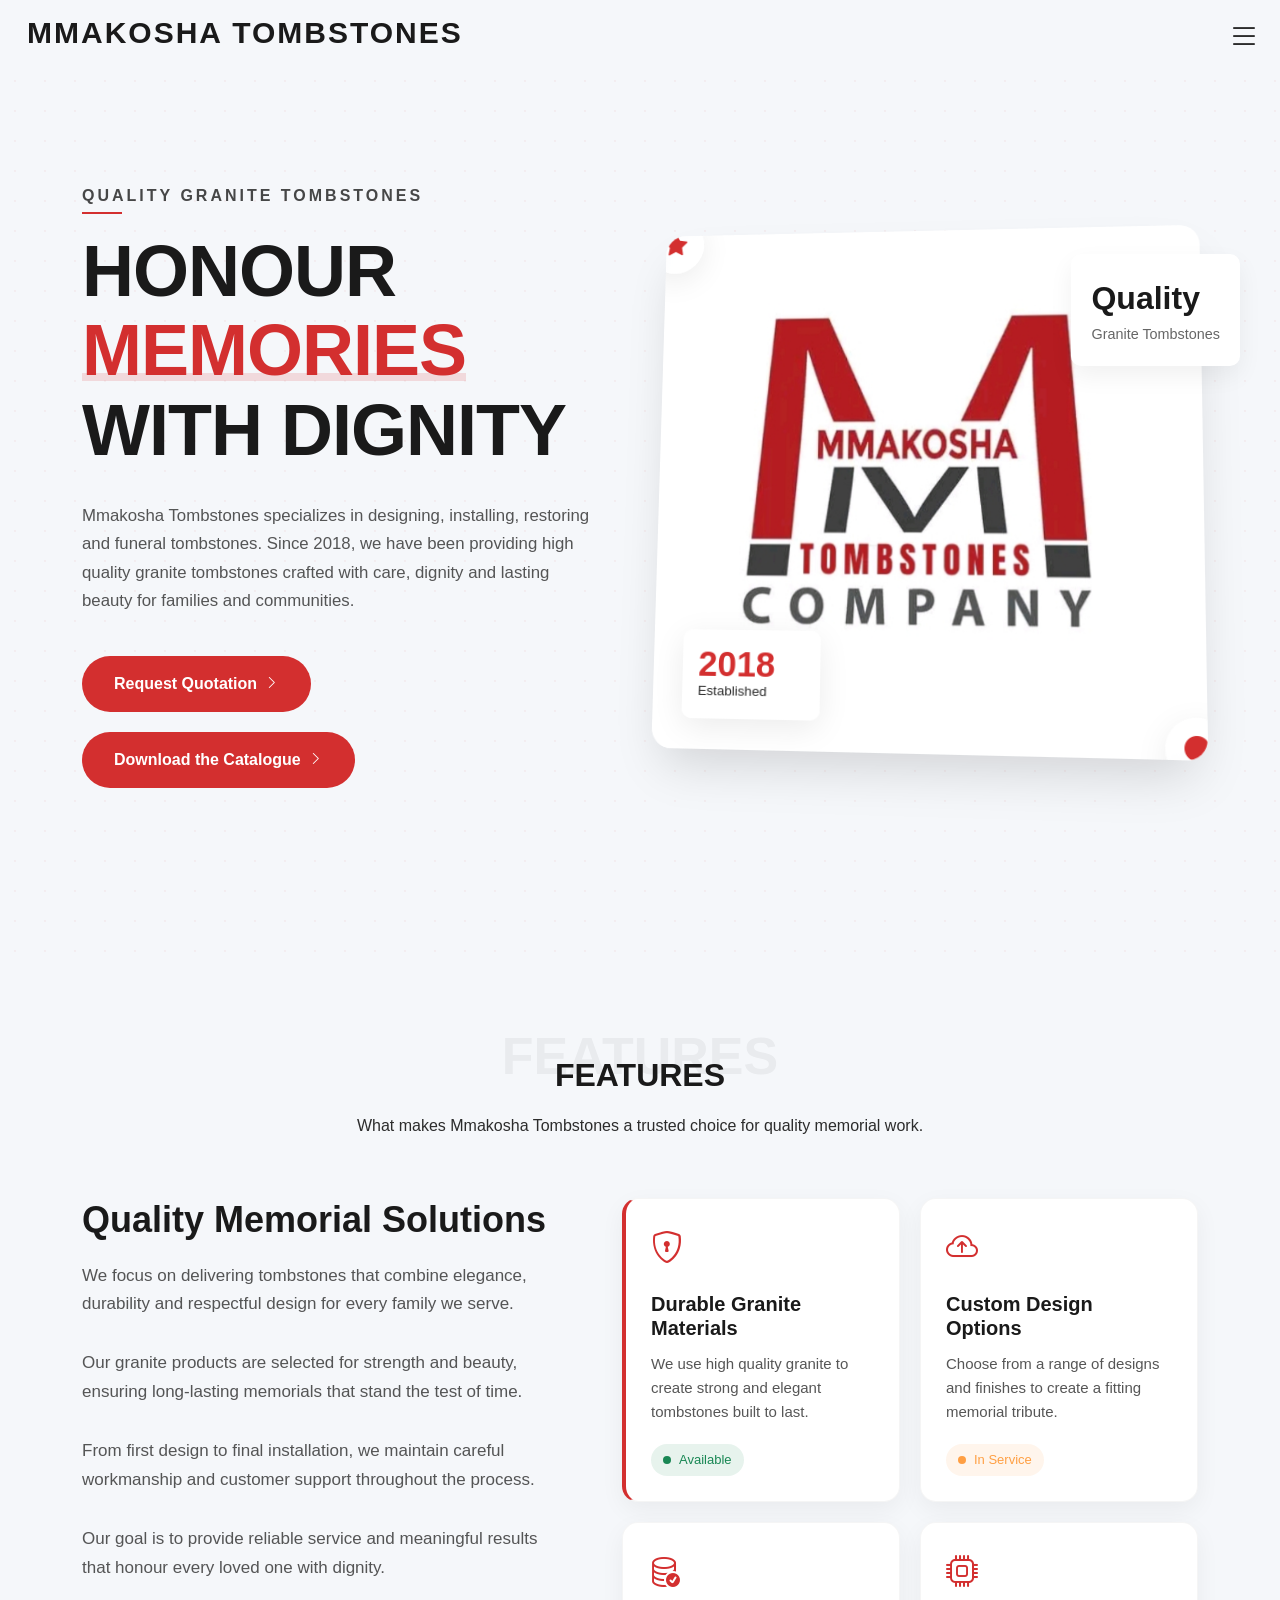
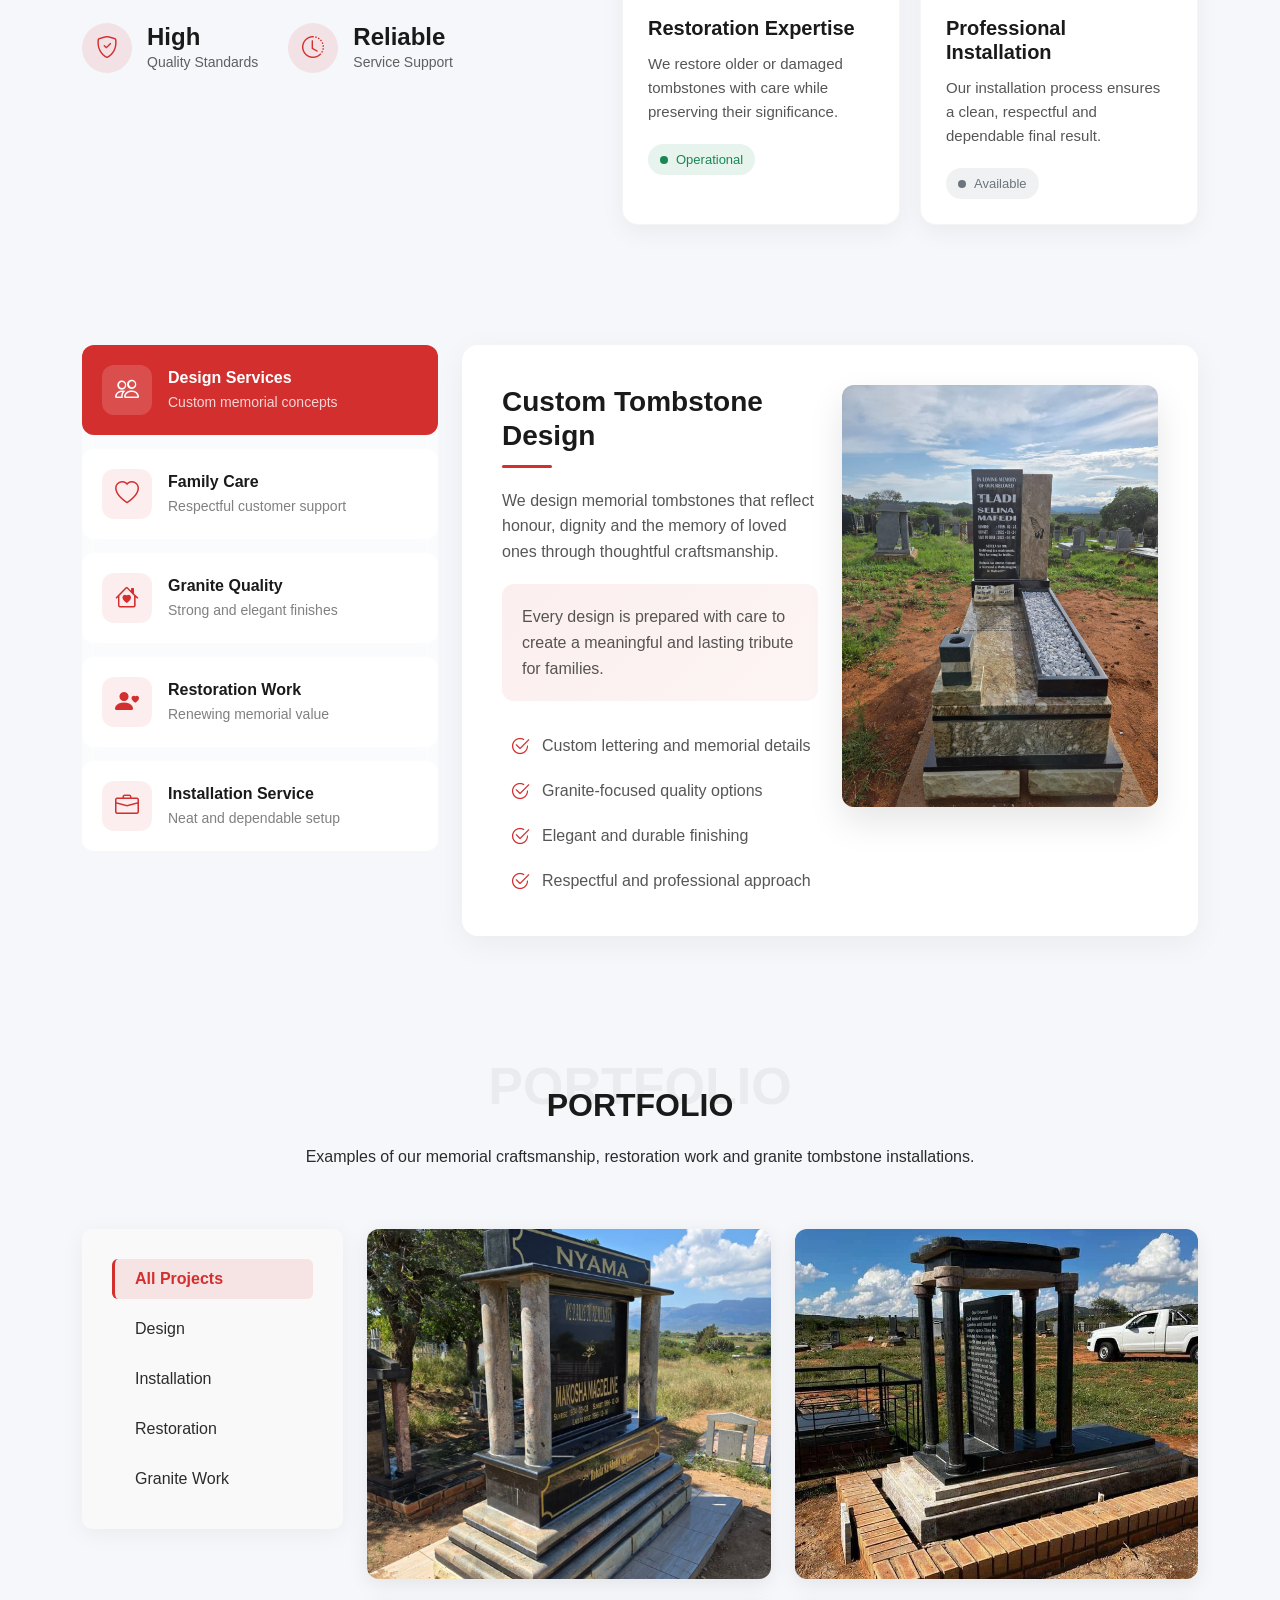
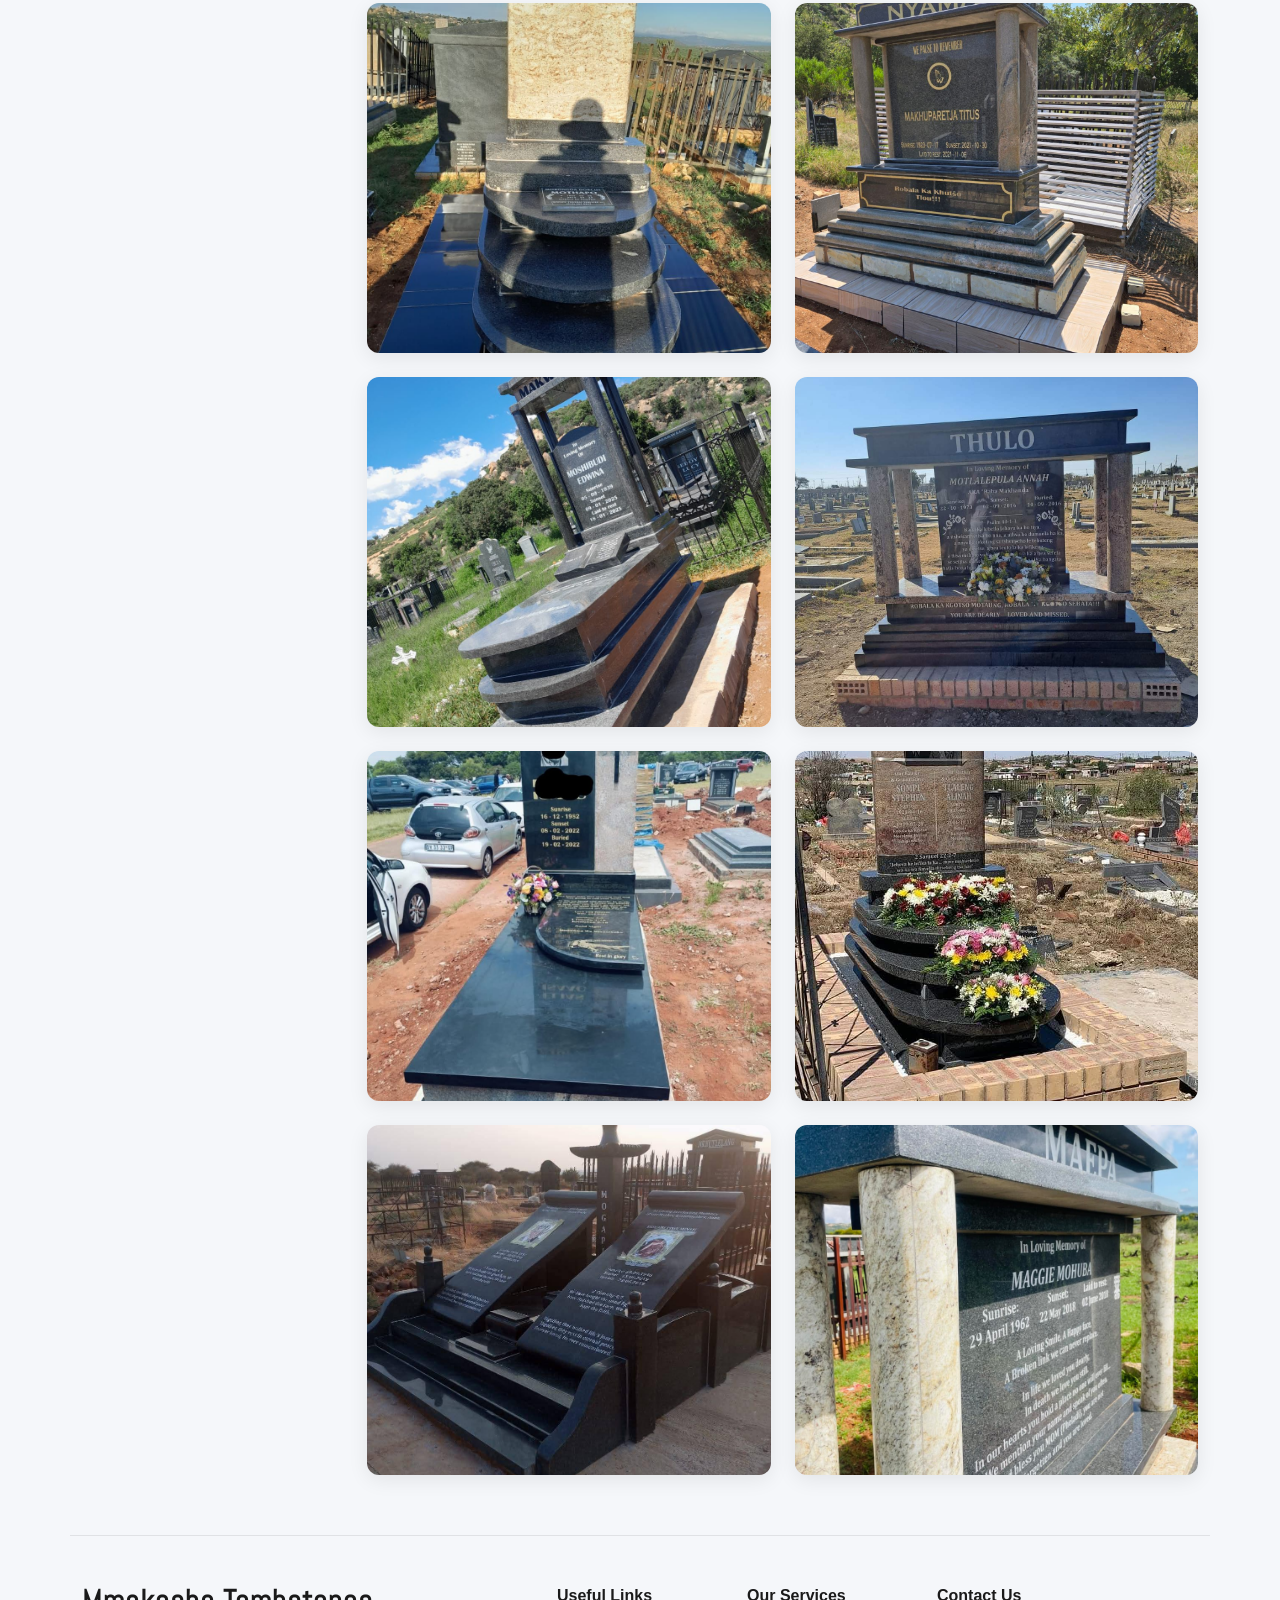
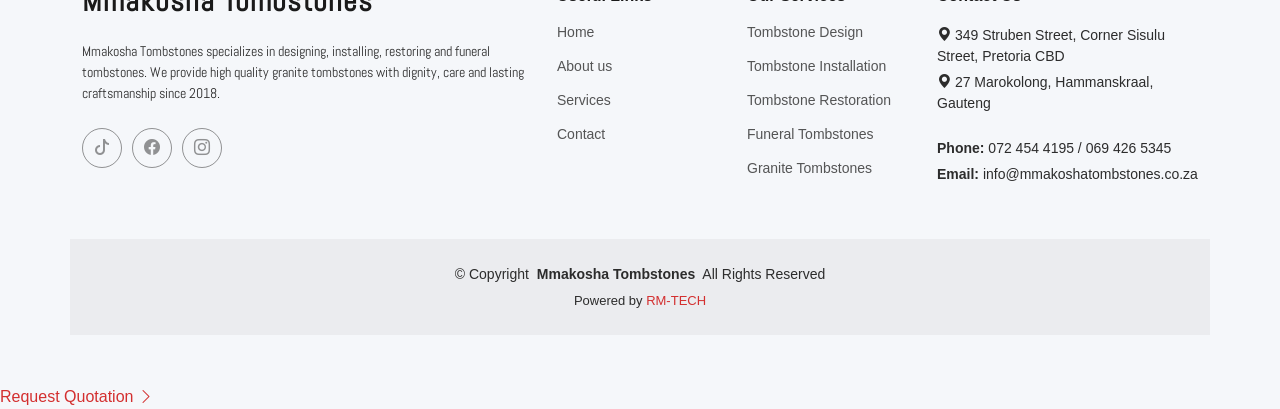
<file: index.html>
<!DOCTYPE html>
<html lang="en">

<head>
  <meta charset="utf-8">
  <meta content="width=device-width, initial-scale=1.0" name="viewport">
  <title>Index - Mmakosha Tombstones</title>
  <meta name="description" content="Mmakosha Tombstones specializes in designing, installing, restoring and funeral tombstones with high quality granite tombstones. Established in 2018.">
  <meta name="keywords" content="Mmakosha Tombstones, granite tombstones, funeral tombstones, tombstone installation, tombstone restoration">

  <!-- Favicons -->
  <link href="assets/img/logo.jpg" rel="icon">
  <link href="assets/img/logo.jpg" rel="apple-touch-icon">

  <!-- Fonts -->
  <link href="https://fonts.googleapis.com" rel="preconnect">
  <link href="https://fonts.gstatic.com" rel="preconnect" crossorigin>
  <link href="https://fonts.googleapis.com/css2?family=Roboto:ital,wght@0,100;0,300;0,400;0,500;0,700;0,900;1,100;1,300;1,400;1,500;1,700;1,900&family=Mukta:wght@200;300;400;500;600;700;800&family=Abel:wght@400&display=swap" rel="stylesheet">

  <!-- Vendor CSS Files -->
  <link href="assets/vendor/bootstrap/css/bootstrap.min.css" rel="stylesheet">
  <link href="assets/vendor/bootstrap-icons/bootstrap-icons.css" rel="stylesheet">
  <link href="assets/vendor/aos/aos.css" rel="stylesheet">
  <link href="assets/vendor/swiper/swiper-bundle.min.css" rel="stylesheet">
  <link href="assets/vendor/glightbox/css/glightbox.min.css" rel="stylesheet">

  <!-- Main CSS File -->
  <link href="assets/css/main.css" rel="stylesheet">
</head>

<body class="index-page">

  <header id="header" class="header d-flex align-items-center position-relative">
    <div class="container-fluid position-relative d-flex align-items-center justify-content-between">

      <a href="index.html" class="logo d-flex align-items-center">
        <!-- Uncomment the line below if you also wish to use an image logo -->
        <!-- <img src="assets/img/logo.webp" alt=""> -->
        <h1 class="sitename">Mmakosha Tombstones</h1>
      </a>

      <nav id="navmenu" class="navmenu">
        <ul>
          <li><a href="#hero" class="active">Home</a></li>
          <li><a href="about.html">About</a></li>
          <li><a href="services.html">Services</a></li>
          <li><a href="contact.html">Contact</a></li>
        </ul>
        <i class="mobile-nav-toggle d-xl-none bi bi-list"></i>
      </nav>

    </div>
  </header>

  <main class="main">

    <!-- Hero Section -->
    <section id="hero" class="hero section">
      <div class="container">
        <div class="row align-items-center">
          <div class="col-lg-6 hero-content" data-aos="fade-up" data-aos-delay="100">
            <div class="subtitle">
              <span>QUALITY GRANITE TOMBSTONES</span>
            </div>

            <h1 class="title">
              HONOUR <span class="highlight">MEMORIES</span> WITH DIGNITY
            </h1>

            <div class="description">
              <p>Mmakosha Tombstones specializes in designing, installing, restoring and funeral tombstones. Since 2018, we have been providing high quality granite tombstones crafted with care, dignity and lasting beauty for families and communities.</p>
            </div>

            <div class="hero-buttons">
              <a href="#" class="primary-btn" data-bs-toggle="modal" data-bs-target="#quotationModal">
                Request Quotation
                <i class="bi bi-chevron-right"></i>
              </a>

              <a href="assets/pdf/MMAKOSHA TOMBSTONES 1_260216_164414.pdf" download class="primary-btn">
                Download the Catalogue
              <i class="bi bi-chevron-right"></i>
              </a>
            </div>
          </div>

          <div class="col-lg-6 hero-visual" data-aos="fade-up" data-aos-delay="200">
            <div class="image-wrapper">
              <img src="assets/img/logo.jpg" alt="Mmakosha Tombstones" class="main-image">

              <div class="floating-element top-left">
                <i class="bi bi-star-fill"></i>
              </div>

              <div class="floating-element bottom-right">
                <i class="bi bi-circle-fill"></i>
              </div>

              <div class="experience-badge">
                <span class="years">2018</span>
                <span class="text">Established</span>
              </div>
            </div>

            <div class="client-counter">
              <div class="counter-number">
                <span>Quality</span>
              </div>
              <div class="counter-text">
                <span>Granite Tombstones</span>
              </div>
            </div>
          </div>
        </div>
      </div>
    </section><!-- /Hero Section -->

    <!-- Features Section -->
    <section id="features" class="features section">

      <!-- Section Title -->
      <div class="container section-title" data-aos="fade-up">
        <span class="description-title">Features</span>
        <h2>Features</h2>
        <p>What makes Mmakosha Tombstones a trusted choice for quality memorial work.</p>
      </div><!-- End Section Title -->

      <div class="container" data-aos="fade-up" data-aos-delay="100">

        <div class="features-overview">
          <div class="main-heading" data-aos="fade-right" data-aos-delay="200">
            <h2>Quality Memorial Solutions</h2>
            <p>We focus on delivering tombstones that combine elegance, durability and respectful design for every family we serve.</p>
            <p>Our granite products are selected for strength and beauty, ensuring long-lasting memorials that stand the test of time.</p>
            <p>From first design to final installation, we maintain careful workmanship and customer support throughout the process.</p>
            <p>Our goal is to provide reliable service and meaningful results that honour every loved one with dignity.</p>
            <div class="achievement-badges">
              <div class="achievement">
                <span class="achievement-icon">
                  <i class="bi bi-shield-check"></i>
                </span>
                <div class="achievement-info">
                  <span class="achievement-value">High</span>
                  <span class="achievement-label">Quality Standards</span>
                </div>
              </div>
              <div class="achievement">
                <span class="achievement-icon">
                  <i class="bi bi-clock-history"></i>
                </span>
                <div class="achievement-info">
                  <span class="achievement-value">Reliable</span>
                  <span class="achievement-label">Service Support</span>
                </div>
              </div>
            </div>
          </div>

          <div class="features-card-wrapper" data-aos="fade-left" data-aos-delay="300">
            <div class="features-row">
              <div class="feature-card feature-primary" data-aos="zoom-in" data-aos-delay="200">
                <div class="feature-icon">
                  <i class="bi bi-shield-lock"></i>
                </div>
                <div class="feature-details">
                  <h3>Durable Granite Materials</h3>
                  <p>We use high quality granite to create strong and elegant tombstones built to last.</p>
                  <div class="feature-status active">
                    <span class="status-indicator"></span>
                    <span class="status-text">Available</span>
                  </div>
                </div>
              </div>

              <div class="feature-card" data-aos="zoom-in" data-aos-delay="300">
                <div class="feature-icon">
                  <i class="bi bi-cloud-arrow-up"></i>
                </div>
                <div class="feature-details">
                  <h3>Custom Design Options</h3>
                  <p>Choose from a range of designs and finishes to create a fitting memorial tribute.</p>
                  <div class="feature-status pending">
                    <span class="status-indicator"></span>
                    <span class="status-text">In Service</span>
                  </div>
                </div>
              </div>
            </div>

            <div class="features-row">
              <div class="feature-card" data-aos="zoom-in" data-aos-delay="400">
                <div class="feature-icon">
                  <i class="bi bi-database-check"></i>
                </div>
                <div class="feature-details">
                  <h3>Restoration Expertise</h3>
                  <p>We restore older or damaged tombstones with care while preserving their significance.</p>
                  <div class="feature-status active">
                    <span class="status-indicator"></span>
                    <span class="status-text">Operational</span>
                  </div>
                </div>
              </div>

              <div class="feature-card" data-aos="zoom-in" data-aos-delay="500">
                <div class="feature-icon">
                  <i class="bi bi-cpu"></i>
                </div>
                <div class="feature-details">
                  <h3>Professional Installation</h3>
                  <p>Our installation process ensures a clean, respectful and dependable final result.</p>
                  <div class="feature-status scheduled">
                    <span class="status-indicator"></span>
                    <span class="status-text">Available</span>
                  </div>
                </div>
              </div>
            </div>
          </div>
        </div>

        
      </div>

    </section><!-- /Features Section -->

    <!-- Features Alt Section -->
    <section id="features-alt" class="features-alt section">

      <div class="container" data-aos="fade-up" data-aos-delay="100">

        <div class="row g-4">
          <div class="col-lg-4">
            <ul class="nav nav-tabs flex-column" role="tablist" data-aos="fade-right" data-aos-delay="200">
              <li class="nav-item">
                <a class="nav-link active" data-bs-toggle="tab" data-bs-target="#features-alt-tab-1" role="tab">
                  <div class="d-flex align-items-center">
                    <div class="icon-box">
                      <i class="bi bi-people"></i>
                    </div>
                    <div class="ms-3">
                      <h4>Design Services</h4>
                      <p>Custom memorial concepts</p>
                    </div>
                  </div>
                </a>
              </li>
              <li class="nav-item">
                <a class="nav-link" data-bs-toggle="tab" data-bs-target="#features-alt-tab-2" role="tab">
                  <div class="d-flex align-items-center">
                    <div class="icon-box">
                      <i class="bi bi-heart"></i>
                    </div>
                    <div class="ms-3">
                      <h4>Family Care</h4>
                      <p>Respectful customer support</p>
                    </div>
                  </div>
                </a>
              </li>
              <li class="nav-item">
                <a class="nav-link" data-bs-toggle="tab" data-bs-target="#features-alt-tab-3" role="tab">
                  <div class="d-flex align-items-center">
                    <div class="icon-box">
                      <i class="bi bi-house-heart"></i>
                    </div>
                    <div class="ms-3">
                      <h4>Granite Quality</h4>
                      <p>Strong and elegant finishes</p>
                    </div>
                  </div>
                </a>
              </li>
              <li class="nav-item">
                <a class="nav-link" data-bs-toggle="tab" data-bs-target="#features-alt-tab-4" role="tab">
                  <div class="d-flex align-items-center">
                    <div class="icon-box">
                      <i class="bi bi-person-heart"></i>
                    </div>
                    <div class="ms-3">
                      <h4>Restoration Work</h4>
                      <p>Renewing memorial value</p>
                    </div>
                  </div>
                </a>
              </li>
              <li class="nav-item">
                <a class="nav-link" data-bs-toggle="tab" data-bs-target="#features-alt-tab-5" role="tab">
                  <div class="d-flex align-items-center">
                    <div class="icon-box">
                      <i class="bi bi-briefcase"></i>
                    </div>
                    <div class="ms-3">
                      <h4>Installation Service</h4>
                      <p>Neat and dependable setup</p>
                    </div>
                  </div>
                </a>
              </li>
            </ul>
          </div>

          <div class="col-lg-8">
            <div class="tab-content" data-aos="fade-up" data-aos-delay="300">
              <div class="tab-pane fade active show" id="features-alt-tab-1" role="tabpanel">
                <div class="content-box">
                  <div class="row g-4">
                    <div class="col-lg-6">
                      <h3>Custom Tombstone Design</h3>
                      <p>We design memorial tombstones that reflect honour, dignity and the memory of loved ones through thoughtful craftsmanship.</p>
                      <p class="highlight">Every design is prepared with care to create a meaningful and lasting tribute for families.</p>
                      <ul class="features-list">
                        <li>
                          <i class="bi bi-check2-circle"></i>
                          <span>Custom lettering and memorial details</span>
                        </li>
                        <li>
                          <i class="bi bi-check2-circle"></i>
                          <span>Granite-focused quality options</span>
                        </li>
                        <li>
                          <i class="bi bi-check2-circle"></i>
                          <span>Elegant and durable finishing</span>
                        </li>
                        <li>
                          <i class="bi bi-check2-circle"></i>
                          <span>Respectful and professional approach</span>
                        </li>
                      </ul>
                    </div>
                    <div class="col-lg-6">
                      <div class="image-box">
                        <img src="assets/img/customs/designServices.jpeg" alt="" class="img-fluid" loading="lazy">
                      </div>
                    </div>
                  </div>
                </div>
              </div>

              <div class="tab-pane fade" id="features-alt-tab-2" role="tabpanel">
                <div class="content-box">
                  <div class="row g-4">
                    <div class="col-lg-6">
                      <h3>Compassionate Family Support</h3>
                      <p>We understand the importance of memorial work and provide service with patience, care and respect throughout the process.</p>
                      <p class="highlight">Our goal is to help families make confident choices during important moments of remembrance.</p>
                      <ul class="features-list">
                        <li>
                          <i class="bi bi-check2-circle"></i>
                          <span>Friendly communication</span>
                        </li>
                        <li>
                          <i class="bi bi-check2-circle"></i>
                          <span>Guidance on suitable options</span>
                        </li>
                        <li>
                          <i class="bi bi-check2-circle"></i>
                          <span>Reliable turnaround support</span>
                        </li>
                        <li>
                          <i class="bi bi-check2-circle"></i>
                          <span>Service with dignity</span>
                        </li>
                      </ul>
                    </div>
                    <div class="col-lg-6">
                      <div class="image-box">
                        <img src="assets/img/customs/familyCare.jpeg" alt="" class="img-fluid" loading="lazy">
                      </div>
                    </div>
                  </div>
                </div>
              </div>

              <div class="tab-pane fade" id="features-alt-tab-3" role="tabpanel">
                <div class="content-box">
                  <div class="row g-4">
                    <div class="col-lg-6">
                      <h3>High Quality Granite</h3>
                      <p>Our granite tombstones are selected for durability, visual appeal and the ability to preserve memorial beauty for years.</p>
                      <p class="highlight">Quality materials are at the heart of every memorial we produce.</p>
                      <ul class="features-list">
                        <li>
                          <i class="bi bi-check2-circle"></i>
                          <span>Strong and lasting material</span>
                        </li>
                        <li>
                          <i class="bi bi-check2-circle"></i>
                          <span>Neat and polished finish</span>
                        </li>
                        <li>
                          <i class="bi bi-check2-circle"></i>
                          <span>Suitable for custom memorial work</span>
                        </li>
                        <li>
                          <i class="bi bi-check2-circle"></i>
                          <span>Professional presentation</span>
                        </li>
                      </ul>
                    </div>
                    <div class="col-lg-6">
                      <div class="image-box">
                        <img src="assets/img/customs/GraniteQuality.jpeg" alt="" class="img-fluid" loading="lazy">
                      </div>
                    </div>
                  </div>
                </div>
              </div>

              <div class="tab-pane fade" id="features-alt-tab-4" role="tabpanel">
                <div class="content-box">
                  <div class="row g-4">
                    <div class="col-lg-6">
                      <h3>Tombstone Restoration</h3>
                      <p>We restore old or damaged tombstones to improve their appearance while preserving their meaning and memorial value.</p>
                      <p class="highlight">Restoration helps bring dignity back to important family memorials.</p>
                      <ul class="features-list">
                        <li>
                          <i class="bi bi-check2-circle"></i>
                          <span>Surface renewal and cleaning</span>
                        </li>
                        <li>
                          <i class="bi bi-check2-circle"></i>
                          <span>Careful restoration methods</span>
                        </li>
                        <li>
                          <i class="bi bi-check2-circle"></i>
                          <span>Respect for original memorial design</span>
                        </li>
                        <li>
                          <i class="bi bi-check2-circle"></i>
                          <span>Improved visual condition</span>
                        </li>
                      </ul>
                    </div>
                    <div class="col-lg-6">
                      <div class="image-box">
                        <img src="assets/img/customs/Installation.jpeg" alt="" class="img-fluid" loading="lazy">
                      </div>
                    </div>
                  </div>
                </div>
              </div>

              <div class="tab-pane fade" id="features-alt-tab-5" role="tabpanel">
                <div class="content-box">
                  <div class="row g-4">
                    <div class="col-lg-6">
                      <h3>Professional Installation</h3>
                      <p>Our installation service ensures each tombstone is placed securely and presented properly at the memorial site.</p>
                      <p class="highlight">We complete every installation with care, neatness and respect for the family and location.</p>
                      <ul class="features-list">
                        <li>
                          <i class="bi bi-check2-circle"></i>
                          <span>Proper placement and alignment</span>
                        </li>
                        <li>
                          <i class="bi bi-check2-circle"></i>
                          <span>Dependable workmanship</span>
                        </li>
                        <li>
                          <i class="bi bi-check2-circle"></i>
                          <span>Respectful on-site service</span>
                        </li>
                        <li>
                          <i class="bi bi-check2-circle"></i>
                          <span>Clean final presentation</span>
                        </li>
                      </ul>
                    </div>
                    <div class="col-lg-6">
                      <div class="image-box">
                        <img src="assets/img/customs/Restoration.jpeg" alt="" class="img-fluid" loading="lazy">
                      </div>
                    </div>
                  </div>
                </div>
              </div>
            </div>
          </div>
        </div>

      </div>
    </section><!-- /Features Alt Section -->

   

    <!-- Portfolio Section -->
    <section id="portfolio" class="portfolio section">

      <!-- Section Title -->
      <div class="container section-title" data-aos="fade-up">
        <span class="description-title">Portfolio</span>
        <h2>Portfolio</h2>
        <p>Examples of our memorial craftsmanship, restoration work and granite tombstone installations.</p>
      </div><!-- End Section Title -->

      <div class="container" data-aos="fade-up" data-aos-delay="100">

        <div class="isotope-layout" data-default-filter="*" data-layout="masonry" data-sort="original-order">

          <div class="row">
            <div class="col-lg-3 filter-sidebar">
              <div class="filters-wrapper" data-aos="fade-right" data-aos-delay="150">
                <ul class="portfolio-filters isotope-filters">
                  <li data-filter="*" class="filter-active">All Projects</li>
                  <li data-filter=".filter-photography">Design</li>
                  <li data-filter=".filter-design">Installation</li>
                  <li data-filter=".filter-automotive">Restoration</li>
                  <li data-filter=".filter-nature">Granite Work</li>
                </ul>
              </div>
            </div>

            <div class="col-lg-9">
              <div class="row gy-4 portfolio-container isotope-container" data-aos="fade-up" data-aos-delay="200">

                <div class="col-lg-6 col-md-6 portfolio-item isotope-item filter-photography">
                  <div class="portfolio-wrap">
                    <img src="assets/img/customs/1.jpeg" class="img-fluid" alt="Portfolio Image" loading="lazy">
                    <div class="portfolio-info">
                      <div class="content">
                        <span class="category">Design</span>
                        <h4>Custom Memorial Design</h4>
                        <div class="portfolio-links">
                          <a href="assets/img/customs/1.jpeg" class="glightbox" title="Custom Memorial Design"><i class="bi bi-plus-lg"></i></a>
                        </div>
                      </div>
                    </div>
                  </div>
                </div><!-- End Portfolio Item -->

                <div class="col-lg-6 col-md-6 portfolio-item isotope-item filter-design">
                  <div class="portfolio-wrap">
                    <img src="assets/img/customs/2.jpeg" class="img-fluid" alt="Portfolio Image" loading="lazy">
                    <div class="portfolio-info">
                      <div class="content">
                        <span class="category">Installation</span>
                        <h4>Granite Tombstone Setup</h4>
                        <div class="portfolio-links">
                          <a href="assets/img/customs/2.jpeg" class="glightbox" title="Granite Tombstone Setup"><i class="bi bi-plus-lg"></i></a>
                        </div>
                      </div>
                    </div>
                  </div>
                </div><!-- End Portfolio Item -->

                <div class="col-lg-6 col-md-6 portfolio-item isotope-item filter-automotive">
                  <div class="portfolio-wrap">
                    <img src="assets/img/customs/3.jpeg" class="img-fluid" alt="Portfolio Image" loading="lazy">
                    <div class="portfolio-info">
                      <div class="content">
                        <span class="category">Restoration</span>
                        <h4>Memorial Restoration</h4>
                        <div class="portfolio-links">
                          <a href="assets/img/customs/3.jpeg" class="glightbox" title="Memorial Restoration"><i class="bi bi-plus-lg"></i></a>
                        </div>
                      </div>
                    </div>
                  </div>
                </div><!-- End Portfolio Item -->

                <div class="col-lg-6 col-md-6 portfolio-item isotope-item filter-nature">
                  <div class="portfolio-wrap">
                    <img src="assets/img/customs/4.jpeg" class="img-fluid" alt="Portfolio Image" loading="lazy">
                    <div class="portfolio-info">
                      <div class="content">
                        <span class="category">Granite Work</span>
                        <h4>Premium Granite Finish</h4>
                        <div class="portfolio-links">
                          <a href="assets/img/customs/4.jpeg" class="glightbox" title="Premium Granite Finish"><i class="bi bi-plus-lg"></i></a>
                        </div>
                      </div>
                    </div>
                  </div>
                </div><!-- End Portfolio Item -->

                <div class="col-lg-6 col-md-6 portfolio-item isotope-item filter-photography">
                  <div class="portfolio-wrap">
                    <img src="assets/img/customs/5.jpeg" class="img-fluid" alt="Portfolio Image" loading="lazy">
                    <div class="portfolio-info">
                      <div class="content">
                        <span class="category">Design</span>
                        <h4>Elegant Memorial Concept</h4>
                        <div class="portfolio-links">
                          <a href="assets/img/customs/5.jpeg" class="glightbox" title="Elegant Memorial Concept"><i class="bi bi-plus-lg"></i></a>
                        </div>
                      </div>
                    </div>
                  </div>
                </div><!-- End Portfolio Item -->

                <div class="col-lg-6 col-md-6 portfolio-item isotope-item filter-design">
                  <div class="portfolio-wrap">
                    <img src="assets/img/customs/6.jpeg" class="img-fluid" alt="Portfolio Image" loading="lazy">
                    <div class="portfolio-info">
                      <div class="content">
                        <span class="category">Installation</span>
                        <h4>Completed Memorial Project</h4>
                        <div class="portfolio-links">
                          <a href="assets/img/customs/6.jpeg" class="glightbox" title="Completed Memorial Project"><i class="bi bi-plus-lg"></i></a>
                        </div>
                      </div>
                    </div>
                  </div>
                </div><!-- End Portfolio Item -->

                <div class="col-lg-6 col-md-6 portfolio-item isotope-item filter-design">
                  <div class="portfolio-wrap">
                    <img src="assets/img/customs/7.jpeg" class="img-fluid" alt="Portfolio Image" loading="lazy">
                    <div class="portfolio-info">
                      <div class="content">
                        <span class="category">Installation</span>
                        <h4>Completed Memorial Project</h4>
                        <div class="portfolio-links">
                          <a href="assets/img/customs/7.jpeg" class="glightbox" title="Completed Memorial Project"><i class="bi bi-plus-lg"></i></a>
                        </div>
                      </div>
                    </div>
                  </div>
                </div><!-- End Portfolio Item -->

                <div class="col-lg-6 col-md-6 portfolio-item isotope-item filter-design">
                  <div class="portfolio-wrap">
                    <img src="assets/img/customs/8.jpeg" class="img-fluid" alt="Portfolio Image" loading="lazy">
                    <div class="portfolio-info">
                      <div class="content">
                        <span class="category">Installation</span>
                        <h4>Completed Memorial Project</h4>
                        <div class="portfolio-links">
                          <a href="assets/img/customs/8.jpeg" class="glightbox" title="Completed Memorial Project"><i class="bi bi-plus-lg"></i></a>
                        </div>
                      </div>
                    </div>
                  </div>
                </div><!-- End Portfolio Item -->

                <div class="col-lg-6 col-md-6 portfolio-item isotope-item filter-design">
                  <div class="portfolio-wrap">
                    <img src="assets/img/customs/Restoration.jpeg" class="img-fluid" alt="Portfolio Image" loading="lazy">
                    <div class="portfolio-info">
                      <div class="content">
                        <span class="category">Installation</span>
                        <h4>Completed Memorial Project</h4>
                        <div class="portfolio-links">
                          <a href="assets/img/customs/Restoration.jpeg" class="glightbox" title="Completed Memorial Project"><i class="bi bi-plus-lg"></i></a>
                        </div>
                      </div>
                    </div>
                  </div>
                </div><!-- End Portfolio Item -->

                <div class="col-lg-6 col-md-6 portfolio-item isotope-item filter-design">
                  <div class="portfolio-wrap">
                    <img src="assets/img/customs/GraniteQuality.jpeg" class="img-fluid" alt="Portfolio Image" loading="lazy">
                    <div class="portfolio-info">
                      <div class="content">
                        <span class="category">Installation</span>
                        <h4>Completed Memorial Project</h4>
                        <div class="portfolio-links">
                          <a href="assets/img/customs/GraniteQuality.jpeg" class="glightbox" title="Completed Memorial Project"><i class="bi bi-plus-lg"></i></a>
                        </div>
                      </div>
                    </div>
                  </div>
                </div><!-- End Portfolio Item -->

              </div><!-- End Portfolio Container -->
            </div>
          </div>

        </div>

      </div>

    </section><!-- /Portfolio Section -->



  </main>

  <footer id="footer" class="footer">

    <div class="container footer-top">
      <div class="row gy-4">
        <div class="col-lg-5 col-md-12 footer-about">
          <a href="index.html" class="logo d-flex align-items-center">
            <span class="sitename">Mmakosha Tombstones</span>
          </a>
          <p>Mmakosha Tombstones specializes in designing, installing, restoring and funeral tombstones. We provide high quality granite tombstones with dignity, care and lasting craftsmanship since 2018.</p>
          <div class="social-links d-flex mt-4">
            <a href="https://www.tiktok.com/@mmakosha.tombston"><i class="bi bi-tiktok"></i></a>
            <a href="https://www.facebook.com/p/Mmakosha-Tombstone-100093864946675/"><i class="bi bi-facebook"></i></a>
            <a href="https://www.instagram.com/mmakoshatombstones/"><i class="bi bi-instagram"></i></a>
          </div>
        </div>

        <div class="col-lg-2 col-6 footer-links">
          <h4>Useful Links</h4>
          <ul>
            <li><a href="#">Home</a></li>
            <li><a href="about.html">About us</a></li>
            <li><a href="services.html">Services</a></li>
            <li><a href="contact.html">Contact</a></li>
          </ul>
        </div>

        <div class="col-lg-2 col-6 footer-links">
          <h4>Our Services</h4>
          <ul>
            <li><a href="#">Tombstone Design</a></li>
            <li><a href="#">Tombstone Installation</a></li>
            <li><a href="#">Tombstone Restoration</a></li>
            <li><a href="#">Funeral Tombstones</a></li>
            <li><a href="#">Granite Tombstones</a></li>
          </ul>
        </div>

        <div class="col-lg-3 col-md-12 footer-contact text-center text-md-start">
          <h4>Contact Us</h4>
          <p><i class="bi bi-geo-alt-fill"></i> 349 Struben Street, Corner Sisulu Street, Pretoria CBD</p>
          <p><i class="bi bi-geo-alt-fill"></i> 27 Marokolong, Hammanskraal, Gauteng</p>
          <p class="mt-4"><strong>Phone:</strong> <span>072 454 4195 / 069 426 5345</span></p>
          <p><strong>Email:</strong> <span>info@mmakoshatombstones.co.za</span></p>
        </div>

      </div>
    </div>

    <div class="container copyright text-center mt-4">
      <p>© <span>Copyright</span> <strong class="px-1 sitename">Mmakosha Tombstones</strong> <span>All Rights Reserved</span></p>
      <div class="credits">
        Powered by <a href="#">RM-TECH</a> <a href="#"></a>
      </div>
    </div>

  </footer>

  <!-------pop up button-request quotation-->
  <a href="#" class="primary-btn" data-bs-toggle="modal" data-bs-target="#quotationModal">
  Request Quotation
  <i class="bi bi-chevron-right"></i>
</a>

<div class="modal fade" id="quotationModal" tabindex="-1" aria-labelledby="quotationModalLabel" aria-hidden="true">
  <div class="modal-dialog modal-dialog-centered">
    <div class="modal-content quotation-modal">
      <div class="modal-header border-0">
        <h5 class="modal-title" id="quotationModalLabel">Request a Quotation</h5>
        <button type="button" class="btn-close" data-bs-dismiss="modal" aria-label="Close"></button>
      </div>

      <div class="modal-body contact">
        <div class="form-container">
          <h3>Send Us a Message</h3>
          <p>Contact us for quotations, design consultations, installation bookings or restoration inquiries.</p>

          <form action="forms/contact.php" method="post" class="php-email-form">
            <div class="form-floating mb-3">
              <input type="text" class="form-control" id="nameInput" name="name" placeholder="Full Name" required>
              <label for="nameInput">Full Name</label>
            </div>

            <div class="form-floating mb-3">
              <input type="email" class="form-control" id="emailInput" name="email" placeholder="Email Address" required>
              <label for="emailInput">Email Address</label>
            </div>

            <div class="form-floating mb-3">
              <input type="text" class="form-control" id="subjectInput" name="subject" placeholder="Subject" value="Quotation Request" required>
              <label for="subjectInput">Subject</label>
            </div>

            <div class="form-floating mb-3">
              <textarea class="form-control" id="messageInput" name="message" placeholder="Your Message" style="height: 150px" required></textarea>
              <label for="messageInput">Your Message</label>
            </div>

            <div class="my-3">
              <div class="loading">Loading</div>
              <div class="error-message"></div>
              <div class="sent-message">Your quotation request has been sent. Thank you!</div>
            </div>

            <div class="d-grid">
              <button type="submit" class="btn-submit">
                Send Request <i class="bi bi-send-fill ms-2"></i>
              </button>
            </div>
          </form>
        </div>
      </div>
    </div>
  </div>
</div>

<script src="https://cdn.jsdelivr.net/npm/bootstrap@5.3.3/dist/js/bootstrap.bundle.min.js"></script>



  <!-- Scroll Top -->
  <a href="#" id="scroll-top" class="scroll-top d-flex align-items-center justify-content-center"><i class="bi bi-arrow-up-short"></i></a>

  <!-- Preloader -->
  <div id="preloader"></div>

  <!-- Vendor JS Files -->
  <script src="assets/vendor/bootstrap/js/bootstrap.bundle.min.js"></script>
  <script src="assets/vendor/php-email-form/validate.js"></script>
  <script src="assets/vendor/aos/aos.js"></script>
  <script src="assets/vendor/purecounter/purecounter_vanilla.js"></script>
  <script src="assets/vendor/imagesloaded/imagesloaded.pkgd.min.js"></script>
  <script src="assets/vendor/isotope-layout/isotope.pkgd.min.js"></script>
  <script src="assets/vendor/swiper/swiper-bundle.min.js"></script>
  <script src="assets/vendor/glightbox/js/glightbox.min.js"></script>

  <!-- Main JS File -->
  <script src="assets/js/main.js"></script>

</body>

</html>
</file>
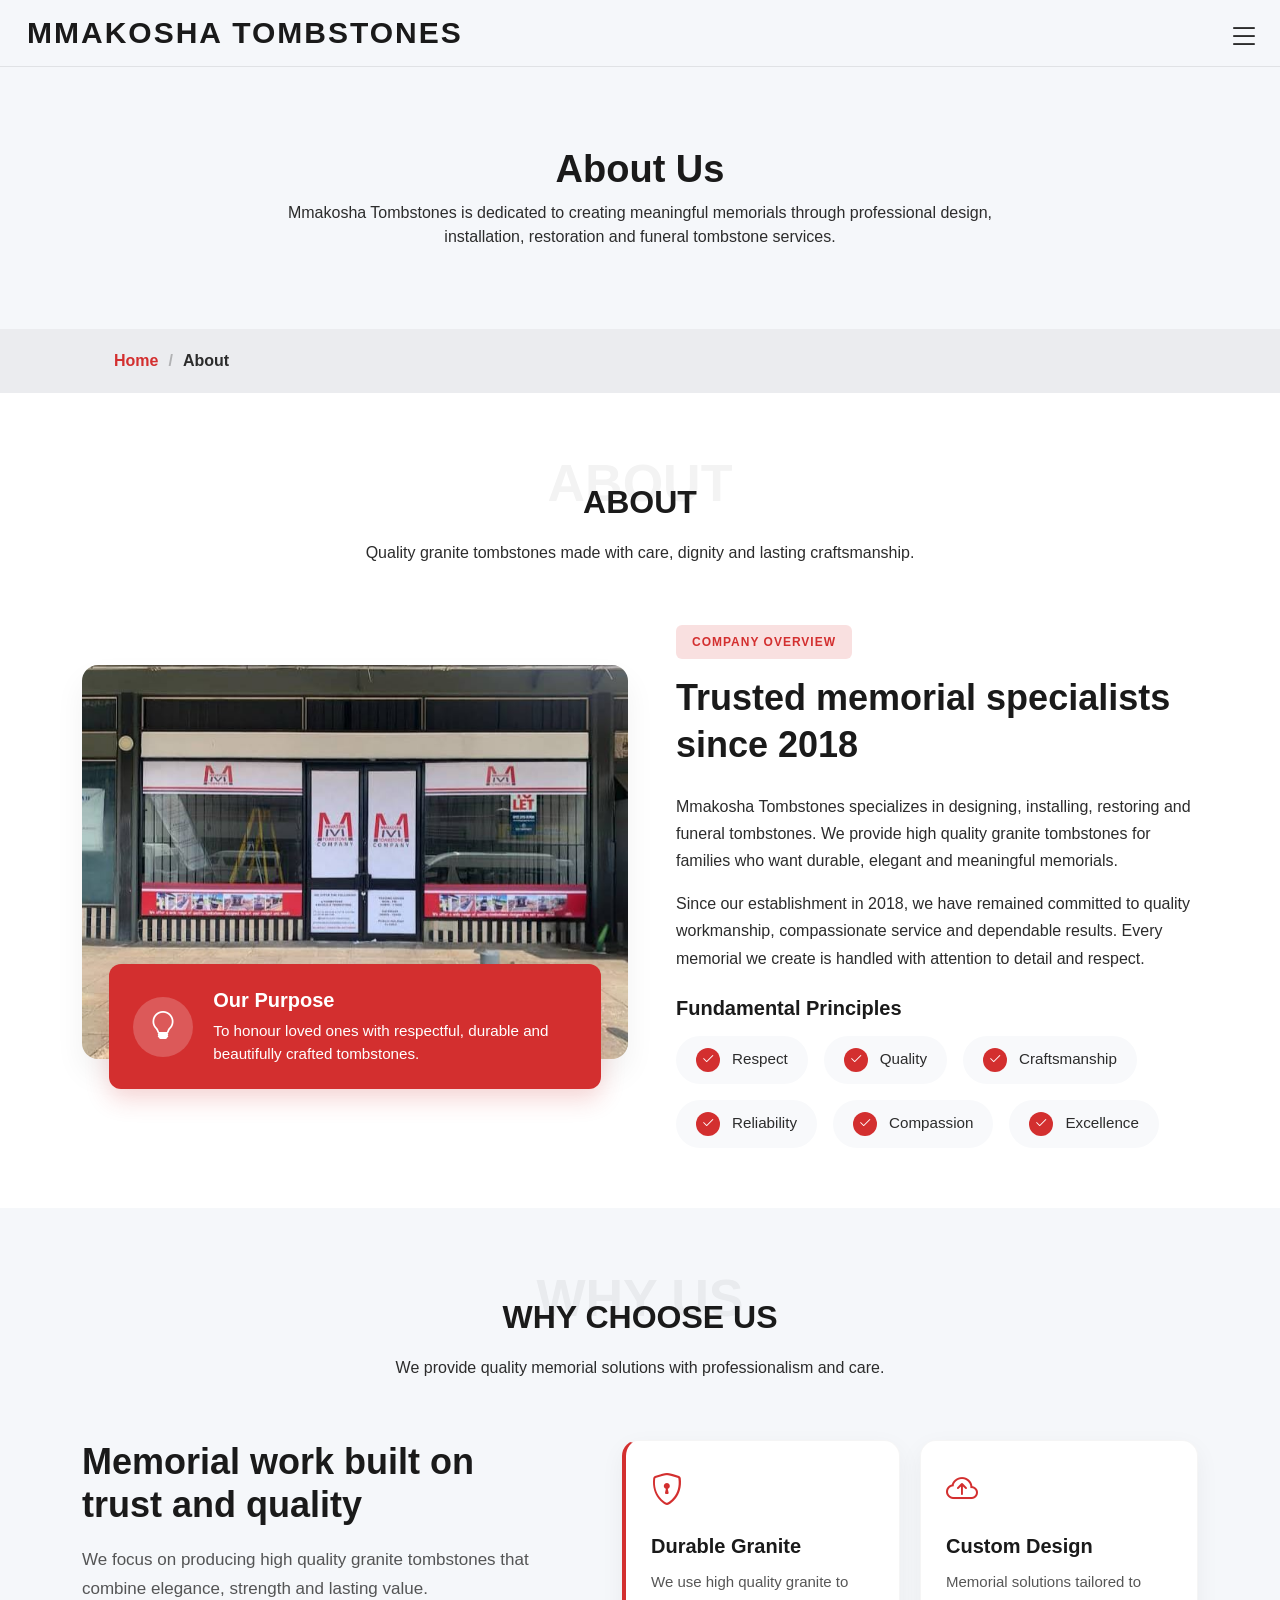
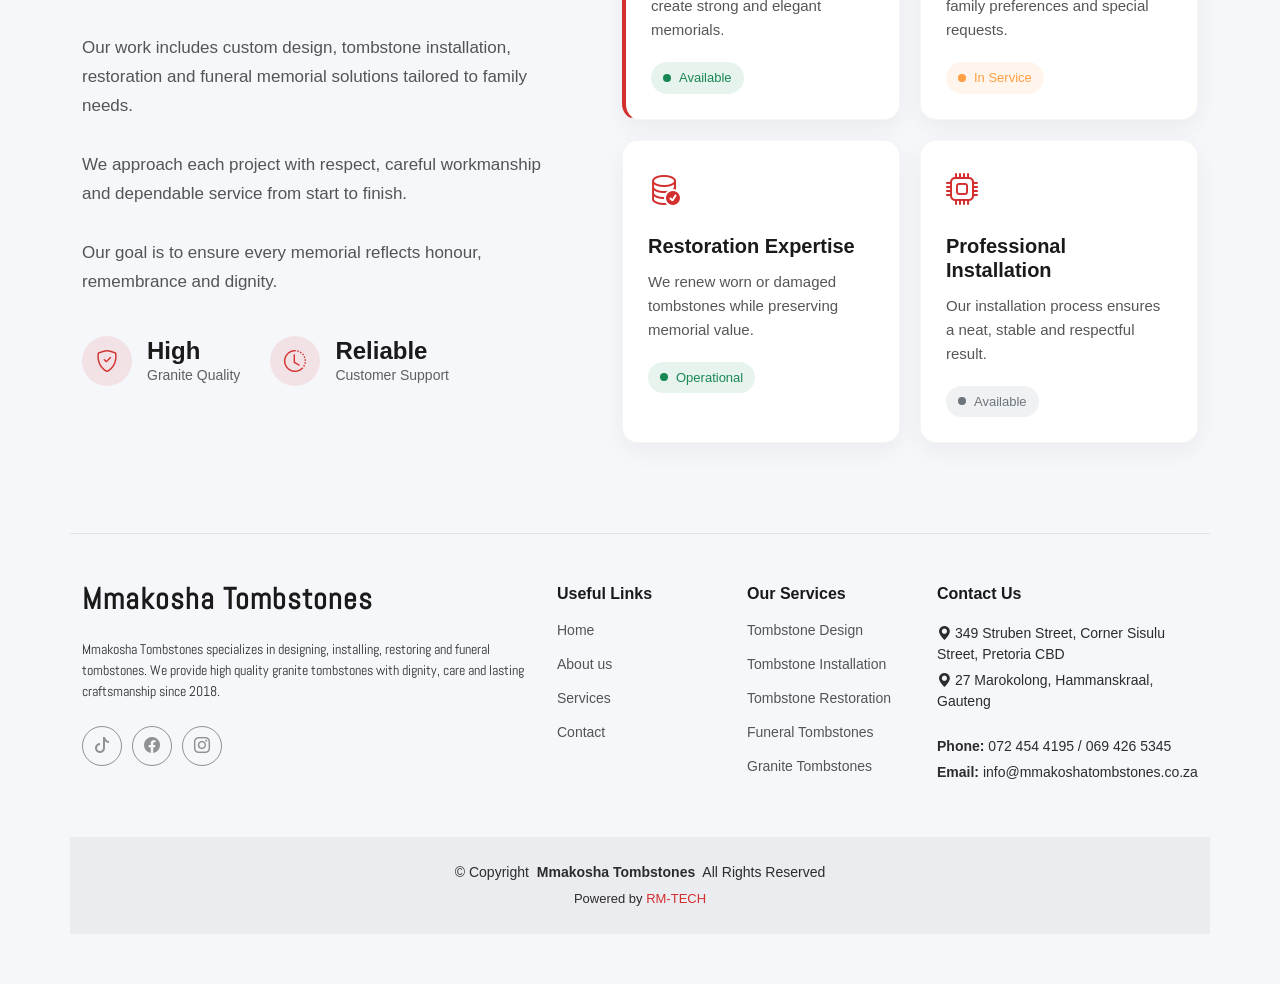
<file: about.html>
<!DOCTYPE html>
<html lang="en">

<head>
  <meta charset="utf-8">
  <meta content="width=device-width, initial-scale=1.0" name="viewport">
  <title>About - Mmakosha Tombstones</title>
  <meta name="description" content="About Mmakosha Tombstones - specialists in designing, installing, restoring and funeral tombstones.">
  <meta name="keywords" content="Mmakosha Tombstones, about us, granite tombstones, funeral tombstones">

  <!-- Favicons -->
  <link href="assets/img/logo.jpg" rel="icon">
  <link href="assets/img/logo.jpg" rel="apple-touch-icon">

  <!-- Fonts -->
  <link href="https://fonts.googleapis.com" rel="preconnect">
  <link href="https://fonts.gstatic.com" rel="preconnect" crossorigin>
  <link href="https://fonts.googleapis.com/css2?family=Roboto:ital,wght@0,100;0,300;0,400;0,500;0,700;0,900;1,100;1,300;1,400;1,500;1,700;1,900&family=Mukta:wght@200;300;400;500;600;700;800&family=Abel:wght@400&display=swap" rel="stylesheet">

  <!-- Vendor CSS Files -->
  <link href="assets/vendor/bootstrap/css/bootstrap.min.css" rel="stylesheet">
  <link href="assets/vendor/bootstrap-icons/bootstrap-icons.css" rel="stylesheet">
  <link href="assets/vendor/aos/aos.css" rel="stylesheet">
  <link href="assets/vendor/swiper/swiper-bundle.min.css" rel="stylesheet">
  <link href="assets/vendor/glightbox/css/glightbox.min.css" rel="stylesheet">

  <!-- Main CSS File -->
  <link href="assets/css/main.css" rel="stylesheet">
</head>

<body class="about-page">

  <header id="header" class="header d-flex align-items-center position-relative">
    <div class="container-fluid position-relative d-flex align-items-center justify-content-between">

      <a href="index.html" class="logo d-flex align-items-center">
        <h1 class="sitename">Mmakosha Tombstones</h1>
      </a>

      <nav id="navmenu" class="navmenu">
        <ul>
          <li><a href="index.html#hero">Home</a></li>
          <li><a href="about.html" class="active">About</a></li>
          <li><a href="services.html">Services</a></li>
          <li><a href="contact.html">Contact</a></li>
        </ul>
        <i class="mobile-nav-toggle d-xl-none bi bi-list"></i>
      </nav>

    </div>
  </header>

  <main class="main">

    <!-- Page Title -->
    <div class="page-title" data-aos="fade">
      <div class="heading">
        <div class="container">
          <div class="row d-flex justify-content-center text-center">
            <div class="col-lg-8">
              <h1>About Us</h1>
              <p class="mb-0">Mmakosha Tombstones is dedicated to creating meaningful memorials through professional design, installation, restoration and funeral tombstone services.</p>
            </div>
          </div>
        </div>
      </div>
      <nav class="breadcrumbs">
        <div class="container">
          <ol>
            <li><a href="index.html">Home</a></li>
            <li class="current">About</li>
          </ol>
        </div>
      </nav>
    </div><!-- End Page Title -->

    <!-- About Section -->
    <section id="about" class="about section light-background">
      <div class="container section-title" data-aos="fade-up">
        <span class="description-title">About</span>
        <h2>About</h2>
        <p>Quality granite tombstones made with care, dignity and lasting craftsmanship.</p>
      </div>

      <div class="container" data-aos="fade-up" data-aos-delay="100">
        <div class="row align-items-center gy-5">
          <div class="col-lg-6" data-aos="fade-up" data-aos-delay="100">
            <div class="about-image-wrapper position-relative">
              <img src="assets/img//customs/locationOUT.jpeg" alt="About Mmakosha Tombstones" class="img-fluid rounded-4">
              <div class="mission-card">
                <div class="mission-icon">
                  <i class="bi bi-lightbulb"></i>
                </div>
                <div class="mission-content">
                  <h4>Our Purpose</h4>
                  <p>To honour loved ones with respectful, durable and beautifully crafted tombstones.</p>
                </div>
              </div>
            </div>
          </div>

          <div class="col-lg-6" data-aos="fade-up" data-aos-delay="200">
            <div class="about-content ps-lg-4">
              <div class="tag-badge" data-aos="fade-up" data-aos-delay="100">COMPANY OVERVIEW</div>
              <h2 class="mb-4" data-aos="fade-up" data-aos-delay="200">Trusted memorial specialists since 2018</h2>

              <div class="about-info" data-aos="fade-up" data-aos-delay="300">
                <p>Mmakosha Tombstones specializes in designing, installing, restoring and funeral tombstones. We provide high quality granite tombstones for families who want durable, elegant and meaningful memorials.</p>
                <p>Since our establishment in 2018, we have remained committed to quality workmanship, compassionate service and dependable results. Every memorial we create is handled with attention to detail and respect.</p>
              </div>

              <h4 class="values-title mt-4 mb-3" data-aos="fade-up" data-aos-delay="400">Fundamental Principles</h4>

              <div class="values-list" data-aos="fade-up" data-aos-delay="500">
                <div class="value-item">
                  <div class="value-icon"><i class="bi bi-check2"></i></div>
                  <span class="value-text">Respect</span>
                </div>
                <div class="value-item">
                  <div class="value-icon"><i class="bi bi-check2"></i></div>
                  <span class="value-text">Quality</span>
                </div>
                <div class="value-item">
                  <div class="value-icon"><i class="bi bi-check2"></i></div>
                  <span class="value-text">Craftsmanship</span>
                </div>
                <div class="value-item">
                  <div class="value-icon"><i class="bi bi-check2"></i></div>
                  <span class="value-text">Reliability</span>
                </div>
                <div class="value-item">
                  <div class="value-icon"><i class="bi bi-check2"></i></div>
                  <span class="value-text">Compassion</span>
                </div>
                <div class="value-item">
                  <div class="value-icon"><i class="bi bi-check2"></i></div>
                  <span class="value-text">Excellence</span>
                </div>
              </div>
            </div>
          </div>
        </div>
      </div>
    </section><!-- /About Section -->

    <!-- Features Section -->
    <section id="features" class="features section">
      <div class="container section-title" data-aos="fade-up">
        <span class="description-title">Why Us</span>
        <h2>Why Choose Us</h2>
        <p>We provide quality memorial solutions with professionalism and care.</p>
      </div>

      <div class="container" data-aos="fade-up" data-aos-delay="100">
        <div class="features-overview">
          <div class="main-heading" data-aos="fade-right" data-aos-delay="200">
            <h2>Memorial work built on trust and quality</h2>
            <p>We focus on producing high quality granite tombstones that combine elegance, strength and lasting value.</p>
            <p>Our work includes custom design, tombstone installation, restoration and funeral memorial solutions tailored to family needs.</p>
            <p>We approach each project with respect, careful workmanship and dependable service from start to finish.</p>
            <p>Our goal is to ensure every memorial reflects honour, remembrance and dignity.</p>

            <div class="achievement-badges">
              <div class="achievement">
                <span class="achievement-icon">
                  <i class="bi bi-shield-check"></i>
                </span>
                <div class="achievement-info">
                  <span class="achievement-value">High</span>
                  <span class="achievement-label">Granite Quality</span>
                </div>
              </div>
              <div class="achievement">
                <span class="achievement-icon">
                  <i class="bi bi-clock-history"></i>
                </span>
                <div class="achievement-info">
                  <span class="achievement-value">Reliable</span>
                  <span class="achievement-label">Customer Support</span>
                </div>
              </div>
            </div>
          </div>

          <div class="features-card-wrapper" data-aos="fade-left" data-aos-delay="300">
            <div class="features-row">
              <div class="feature-card feature-primary" data-aos="zoom-in" data-aos-delay="200">
                <div class="feature-icon">
                  <i class="bi bi-shield-lock"></i>
                </div>
                <div class="feature-details">
                  <h3>Durable Granite</h3>
                  <p>We use high quality granite to create strong and elegant memorials.</p>
                  <div class="feature-status active">
                    <span class="status-indicator"></span>
                    <span class="status-text">Available</span>
                  </div>
                </div>
              </div>

              <div class="feature-card" data-aos="zoom-in" data-aos-delay="300">
                <div class="feature-icon">
                  <i class="bi bi-cloud-arrow-up"></i>
                </div>
                <div class="feature-details">
                  <h3>Custom Design</h3>
                  <p>Memorial solutions tailored to family preferences and special requests.</p>
                  <div class="feature-status pending">
                    <span class="status-indicator"></span>
                    <span class="status-text">In Service</span>
                  </div>
                </div>
              </div>
            </div>

            <div class="features-row">
              <div class="feature-card" data-aos="zoom-in" data-aos-delay="400">
                <div class="feature-icon">
                  <i class="bi bi-database-check"></i>
                </div>
                <div class="feature-details">
                  <h3>Restoration Expertise</h3>
                  <p>We renew worn or damaged tombstones while preserving memorial value.</p>
                  <div class="feature-status active">
                    <span class="status-indicator"></span>
                    <span class="status-text">Operational</span>
                  </div>
                </div>
              </div>

              <div class="feature-card" data-aos="zoom-in" data-aos-delay="500">
                <div class="feature-icon">
                  <i class="bi bi-cpu"></i>
                </div>
                <div class="feature-details">
                  <h3>Professional Installation</h3>
                  <p>Our installation process ensures a neat, stable and respectful result.</p>
                  <div class="feature-status scheduled">
                    <span class="status-indicator"></span>
                    <span class="status-text">Available</span>
                  </div>
                </div>
              </div>
            </div>
          </div>
        </div>

      </div>
    </section><!-- /Features Section -->

  </main>

  <footer id="footer" class="footer">
    <div class="container footer-top">
      <div class="row gy-4">
        <div class="col-lg-5 col-md-12 footer-about">
          <a href="index.html" class="logo d-flex align-items-center">
            <span class="sitename">Mmakosha Tombstones</span>
          </a>
          <p>Mmakosha Tombstones specializes in designing, installing, restoring and funeral tombstones. We provide high quality granite tombstones with dignity, care and lasting craftsmanship since 2018.</p>
          <div class="social-links d-flex mt-4">
            <a href="https://www.tiktok.com/@mmakosha.tombston"><i class="bi bi-tiktok"></i></a>
            <a href="https://www.facebook.com/p/Mmakosha-Tombstone-100093864946675/"><i class="bi bi-facebook"></i></a>
            <a href="https://www.instagram.com/mmakoshatombstones/"><i class="bi bi-instagram"></i></a>
          </div>
        </div>

        <div class="col-lg-2 col-6 footer-links">
          <h4>Useful Links</h4>
          <ul>
            <li><a href="index.html">Home</a></li>
            <li><a href="about.html">About us</a></li>
            <li><a href="services.html">Services</a></li>
            <li><a href="contact.html">Contact</a></li>
          </ul>
        </div>

        <div class="col-lg-2 col-6 footer-links">
          <h4>Our Services</h4>
          <ul>
            <li><a href="#">Tombstone Design</a></li>
            <li><a href="#">Tombstone Installation</a></li>
            <li><a href="#">Tombstone Restoration</a></li>
            <li><a href="#">Funeral Tombstones</a></li>
            <li><a href="#">Granite Tombstones</a></li>
          </ul>
        </div>

        <div class="col-lg-3 col-md-12 footer-contact text-center text-md-start">
          <h4>Contact Us</h4>
          <p><i class="bi bi-geo-alt-fill"></i> 349 Struben Street, Corner Sisulu Street, Pretoria CBD</p>
          <p><i class="bi bi-geo-alt-fill"></i> 27 Marokolong, Hammanskraal, Gauteng</p>
          <p class="mt-4"><strong>Phone:</strong> <span>072 454 4195 / 069 426 5345</span></p>
          <p><strong>Email:</strong> <span>info@mmakoshatombstones.co.za</span></p>
        </div>
      </div>
    </div>

    <div class="container copyright text-center mt-4">
      <p>© <span>Copyright</span> <strong class="px-1 sitename">Mmakosha Tombstones</strong> <span>All Rights Reserved</span></p>
      <div class="credits">
        Powered   by <a href="#">RM-TECH</a>
      </div>
    </div>
  </footer>

  <a href="#" id="scroll-top" class="scroll-top d-flex align-items-center justify-content-center"><i class="bi bi-arrow-up-short"></i></a>
  <div id="preloader"></div>

  <script src="assets/vendor/bootstrap/js/bootstrap.bundle.min.js"></script>
  <script src="assets/vendor/php-email-form/validate.js"></script>
  <script src="assets/vendor/aos/aos.js"></script>
  <script src="assets/vendor/purecounter/purecounter_vanilla.js"></script>
  <script src="assets/vendor/imagesloaded/imagesloaded.pkgd.min.js"></script>
  <script src="assets/vendor/isotope-layout/isotope.pkgd.min.js"></script>
  <script src="assets/vendor/swiper/swiper-bundle.min.js"></script>
  <script src="assets/vendor/glightbox/js/glightbox.min.js"></script>
  <script src="assets/js/main.js"></script>

</body>
</html>
</file>
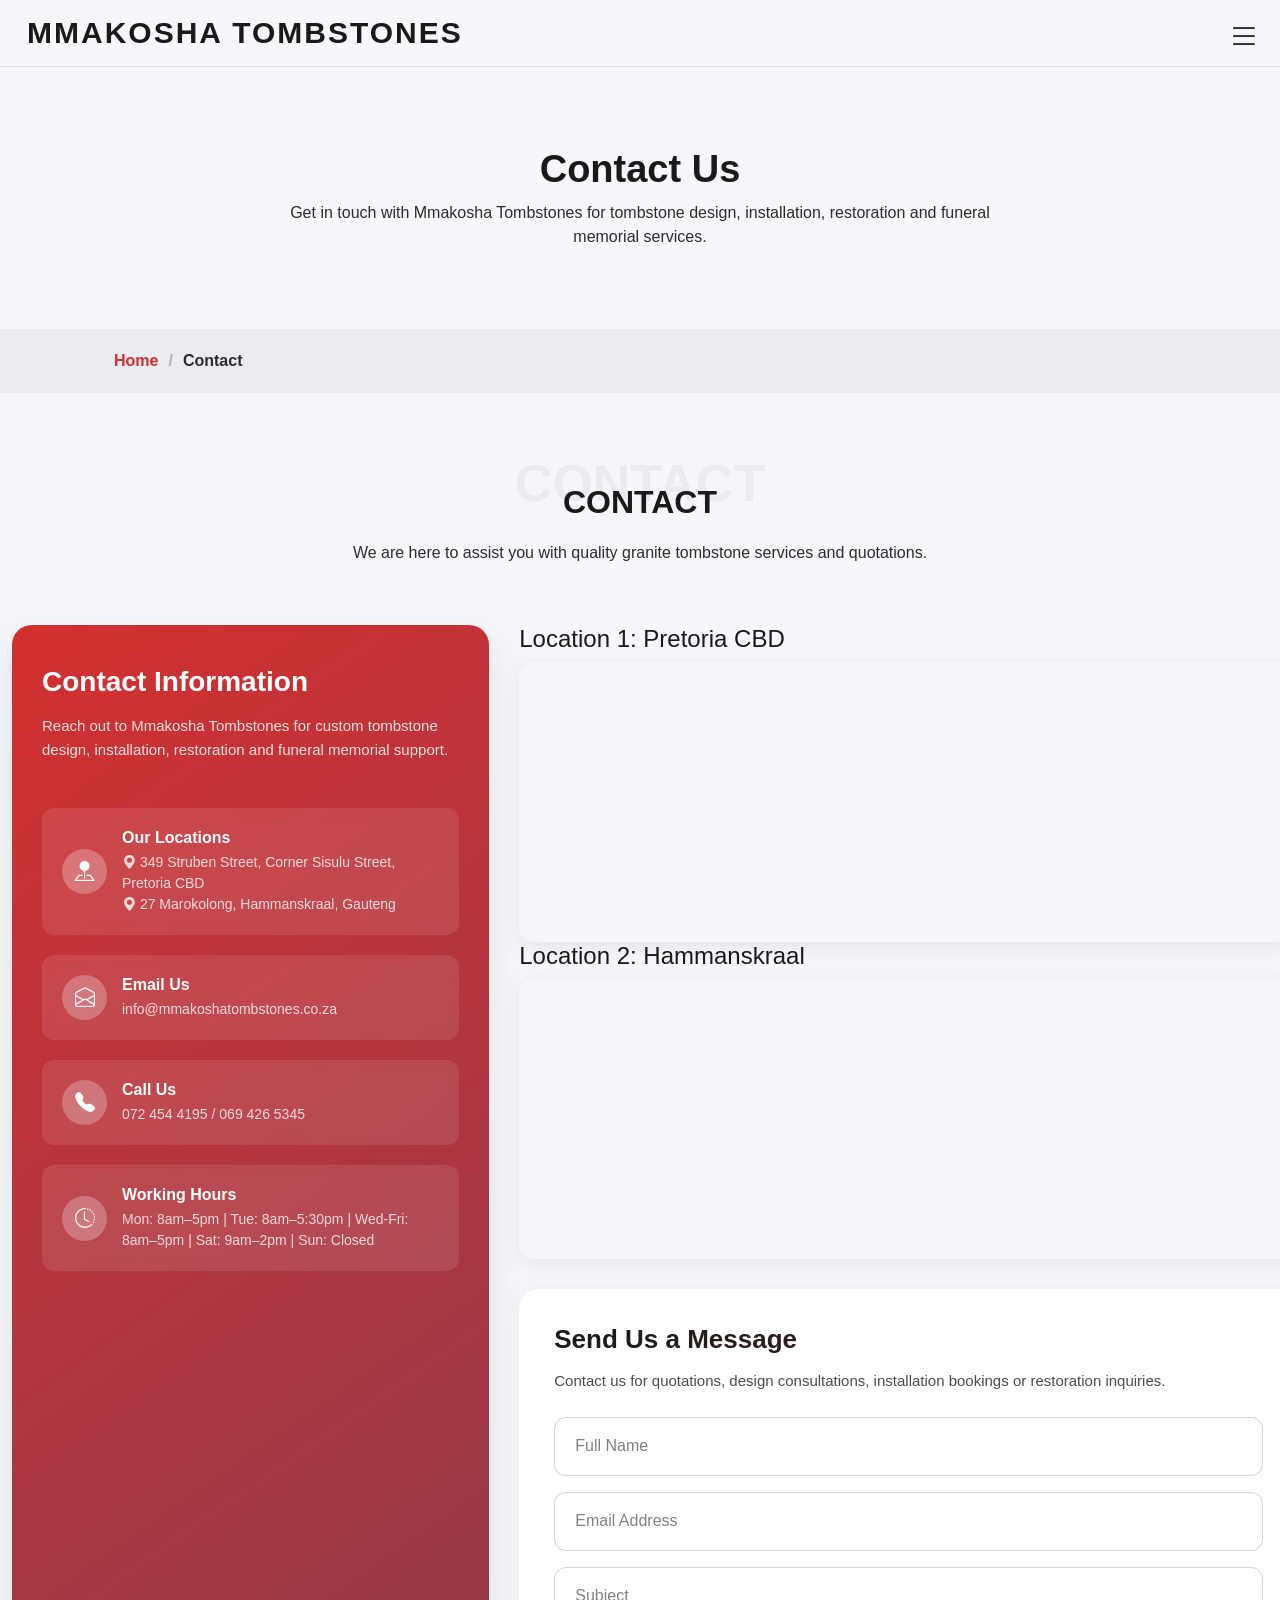
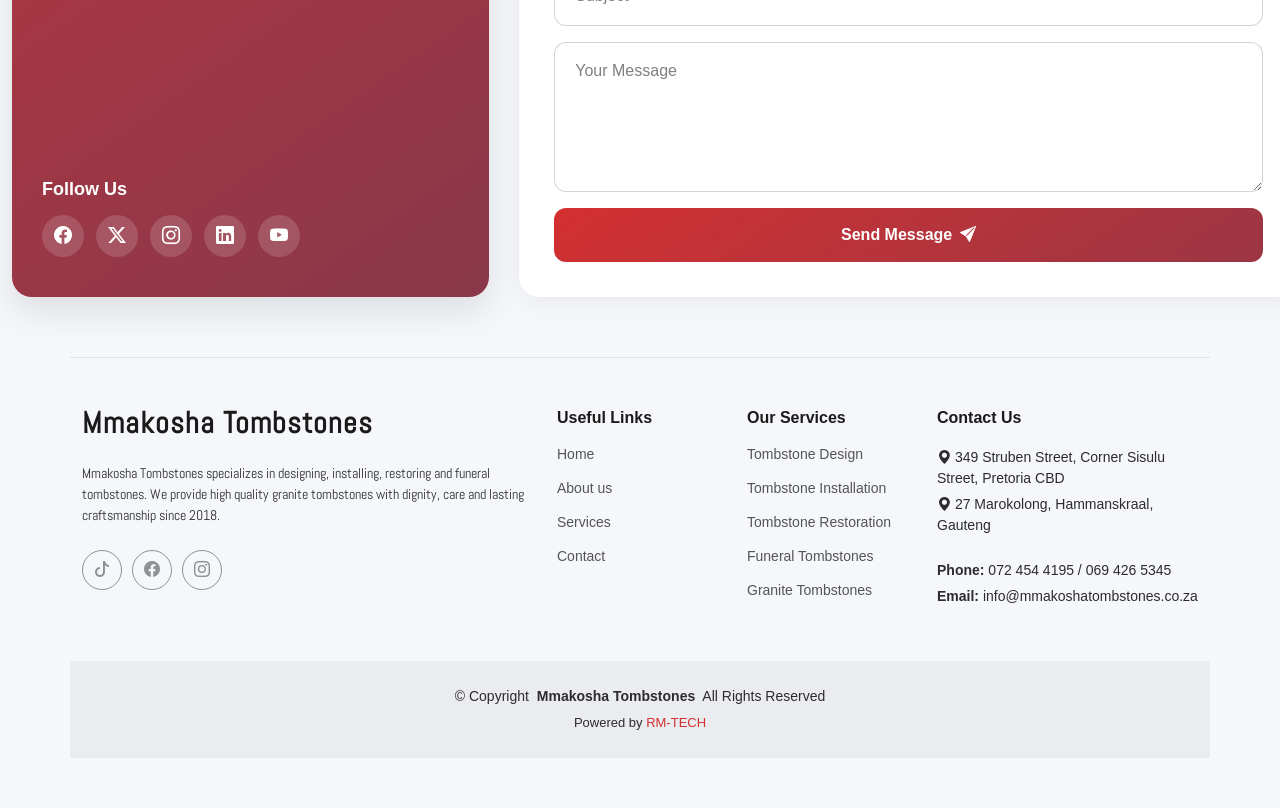
<file: contact.html>
<!DOCTYPE html>
<html lang="en">

<head>
  <meta charset="utf-8">
  <meta content="width=device-width, initial-scale=1.0" name="viewport">
  <title>Contact - Mmakosha Tombstones</title>
  <meta name="description" content="Contact Mmakosha Tombstones for granite tombstone design, installation, restoration and funeral memorial services.">
  <meta name="keywords" content="Mmakosha Tombstones, contact, granite tombstones, funeral tombstones">

  <!-- Favicons -->
  <link href="assets/img/logo.jpg" rel="icon">
  <link href="assets/img/logo.jpg" rel="apple-touch-icon">

  <!-- Fonts -->
  <link href="https://fonts.googleapis.com" rel="preconnect">
  <link href="https://fonts.gstatic.com" rel="preconnect" crossorigin>
  <link href="https://fonts.googleapis.com/css2?family=Roboto:ital,wght@0,100;0,300;0,400;0,500;0,700;0,900;1,100;1,300;1,400;1,500;1,700;1,900&family=Mukta:wght@200;300;400;500;600;700;800&family=Abel:wght@400&display=swap" rel="stylesheet">

  <!-- Vendor CSS Files -->
  <link href="assets/vendor/bootstrap/css/bootstrap.min.css" rel="stylesheet">
  <link href="assets/vendor/bootstrap-icons/bootstrap-icons.css" rel="stylesheet">
  <link href="assets/vendor/aos/aos.css" rel="stylesheet">
  <link href="assets/vendor/swiper/swiper-bundle.min.css" rel="stylesheet">
  <link href="assets/vendor/glightbox/css/glightbox.min.css" rel="stylesheet">

  <!-- Main CSS File -->
  <link href="assets/css/main.css" rel="stylesheet">
</head>

<body class="contact-page">

  <header id="header" class="header d-flex align-items-center position-relative">
    <div class="container-fluid position-relative d-flex align-items-center justify-content-between">

      <a href="index.html" class="logo d-flex align-items-center">
        <h1 class="sitename">Mmakosha Tombstones</h1>
      </a>

      <nav id="navmenu" class="navmenu">
        <ul>
          <li><a href="index.html#hero">Home</a></li>
          <li><a href="about.html">About</a></li>
          <li><a href="services.html">Services</a></li>
          <li><a href="contact.html" class="active">Contact</a></li>
        </ul>
        <i class="mobile-nav-toggle d-xl-none bi bi-list"></i>
      </nav>

    </div>
  </header>

  <main class="main">

    <!-- Page Title -->
    <div class="page-title" data-aos="fade">
      <div class="heading">
        <div class="container">
          <div class="row d-flex justify-content-center text-center">
            <div class="col-lg-8">
              <h1>Contact Us</h1>
              <p class="mb-0">Get in touch with Mmakosha Tombstones for tombstone design, installation, restoration and funeral memorial services.</p>
            </div>
          </div>
        </div>
      </div>
      <nav class="breadcrumbs">
        <div class="container">
          <ol>
            <li><a href="index.html">Home</a></li>
            <li class="current">Contact</li>
          </ol>
        </div>
      </nav>
    </div><!-- End Page Title -->

    <!-- Contact Section -->
    <section id="contact" class="contact section">
      <div class="container section-title" data-aos="fade-up">
        <span class="description-title">Contact</span>
        <h2>Contact</h2>
        <p>We are here to assist you with quality granite tombstone services and quotations.</p>
      </div>

      <div class="container">
        <div class="contact-wrapper">
          <div class="contact-info-panel">
            <div class="contact-info-header">
              <h3>Contact Information</h3>
              <p>Reach out to Mmakosha Tombstones for custom tombstone design, installation, restoration and funeral memorial support.</p>
            </div>

            <div class="contact-info-cards">
              <div class="info-card">
                <div class="icon-container">
                  <i class="bi bi-pin-map-fill"></i>
                </div>
                <div class="card-content">
                  <h4>Our Locations</h4>
                  <p><i class="bi bi-geo-alt-fill"></i> 349 Struben Street, Corner Sisulu Street, Pretoria CBD</p>
                  <p><i class="bi bi-geo-alt-fill"></i> 27 Marokolong, Hammanskraal, Gauteng</p>
                </div>
              </div>

              <div class="info-card">
                <div class="icon-container">
                  <i class="bi bi-envelope-open"></i>
                </div>
                <div class="card-content">
                  <h4>Email Us</h4>
                  <p>info@mmakoshatombstones.co.za</p>
                </div>
              </div>

              <div class="info-card">
                <div class="icon-container">
                  <i class="bi bi-telephone-fill"></i>
                </div>
                <div class="card-content">
                  <h4>Call Us</h4>
                  <p>072 454 4195 / 069 426 5345</p>
                </div>
              </div>

              <div class="info-card">
                <div class="icon-container">
                  <i class="bi bi-clock-history"></i>
                </div>
                <div class="card-content">
                  <h4>Working Hours</h4>
                  <p>Mon: 8am–5pm | Tue: 8am–5:30pm | Wed-Fri: 8am–5pm | Sat: 9am–2pm | Sun: Closed</p>
                </div>
              </div>
            </div>

            <div class="social-links-panel">
              <h5>Follow Us</h5>
              <div class="social-icons">
                <a href="#"><i class="bi bi-facebook"></i></a>
                <a href="#"><i class="bi bi-twitter-x"></i></a>
                <a href="#"><i class="bi bi-instagram"></i></a>
                <a href="#"><i class="bi bi-linkedin"></i></a>
                <a href="#"><i class="bi bi-youtube"></i></a>
              </div>
            </div>
          </div>

          <div class="contact-form-panel">
            <div class="map-section">

  <div class="map-item">
    <h4>Location 1: Pretoria CBD</h4>
    <div class="map-container">
      <iframe 
        src="https://www.google.com/maps?q=349%20Struben%20Street%20Corner%20Sisulu%20Street%20Pretoria%20CBD&output=embed"
        width="100%" height="100%" style="border:0;"
        allowfullscreen="" loading="lazy">
      </iframe>
    </div>
  </div>

  <div class="map-item">
    <h4>Location 2: Hammanskraal</h4>
    <div class="map-container">
      <iframe 
        src="https://www.google.com/maps?q=27%20Marokolong%20Hammanskraal&output=embed"
        width="100%" height="100%" style="border:0;"
        allowfullscreen="" loading="lazy">
      </iframe>
    </div>
  </div>

</div>

            <div class="form-container">
              <h3>Send Us a Message</h3>
              <p>Contact us for quotations, design consultations, installation bookings or restoration inquiries.</p>

              <form action="forms/contact.php" method="post" class="php-email-form">
                <div class="form-floating mb-3">
                  <input type="text" class="form-control" id="nameInput" name="name" placeholder="Full Name" required="">
                  <label for="nameInput">Full Name</label>
                </div>

                <div class="form-floating mb-3">
                  <input type="email" class="form-control" id="emailInput" name="email" placeholder="Email Address" required="">
                  <label for="emailInput">Email Address</label>
                </div>

                <div class="form-floating mb-3">
                  <input type="text" class="form-control" id="subjectInput" name="subject" placeholder="Subject" required="">
                  <label for="subjectInput">Subject</label>
                </div>

                <div class="form-floating mb-3">
                  <textarea class="form-control" id="messageInput" name="message" rows="5" placeholder="Your Message" style="height: 150px" required=""></textarea>
                  <label for="messageInput">Your Message</label>
                </div>

                <div class="my-3">
                  <div class="loading">Loading</div>
                  <div class="error-message"></div>
                  <div class="sent-message">Your message has been sent. Thank you!</div>
                </div>

                <div class="d-grid">
                  <button type="submit" class="btn-submit">Send Message <i class="bi bi-send-fill ms-2"></i></button>
                </div>
              </form>
            </div>
          </div>
        </div>
      </div>
    </section><!-- /Contact Section -->

  </main>

  <footer id="footer" class="footer">
    <div class="container footer-top">
      <div class="row gy-4">
        <div class="col-lg-5 col-md-12 footer-about">
          <a href="index.html" class="logo d-flex align-items-center">
            <span class="sitename">Mmakosha Tombstones</span>
          </a>
          <p>Mmakosha Tombstones specializes in designing, installing, restoring and funeral tombstones. We provide high quality granite tombstones with dignity, care and lasting craftsmanship since 2018.</p>
          <div class="social-links d-flex mt-4">
            <a href="https://www.tiktok.com/@mmakosha.tombston"><i class="bi bi-tiktok"></i></a>
            <a href="https://www.facebook.com/p/Mmakosha-Tombstone-100093864946675/"><i class="bi bi-facebook"></i></a>
            <a href="https://www.instagram.com/mmakoshatombstones/"><i class="bi bi-instagram"></i></a>
          </div>
        </div>

        <div class="col-lg-2 col-6 footer-links">
          <h4>Useful Links</h4>
          <ul>
            <li><a href="index.html">Home</a></li>
            <li><a href="about.html">About us</a></li>
            <li><a href="services.html">Services</a></li>
            <li><a href="contact.html">Contact</a></li>
          </ul>
        </div>

        <div class="col-lg-2 col-6 footer-links">
          <h4>Our Services</h4>
          <ul>
            <li><a href="#">Tombstone Design</a></li>
            <li><a href="#">Tombstone Installation</a></li>
            <li><a href="#">Tombstone Restoration</a></li>
            <li><a href="#">Funeral Tombstones</a></li>
            <li><a href="#">Granite Tombstones</a></li>
          </ul>
        </div>

        <div class="col-lg-3 col-md-12 footer-contact text-center text-md-start">
          <h4>Contact Us</h4>
          <p><i class="bi bi-geo-alt-fill"></i> 349 Struben Street, Corner Sisulu Street, Pretoria CBD</p>
          <p><i class="bi bi-geo-alt-fill"></i> 27 Marokolong, Hammanskraal, Gauteng</p>
          <p class="mt-4"><strong>Phone:</strong> <span>072 454 4195 / 069 426 5345</span></p>
          <p><strong>Email:</strong> <span>info@mmakoshatombstones.co.za</span></p>
        </div>
      </div>
    </div>

    <div class="container copyright text-center mt-4">
      <p>© <span>Copyright</span> <strong class="px-1 sitename">Mmakosha Tombstones</strong> <span>All Rights Reserved</span></p>
      <div class="credits">
        Powered by <a href="#">RM-TECH</a>
      </div>
    </div>
  </footer>

  <a href="#" id="scroll-top" class="scroll-top d-flex align-items-center justify-content-center"><i class="bi bi-arrow-up-short"></i></a>
  <div id="preloader"></div>

  <script src="assets/vendor/bootstrap/js/bootstrap.bundle.min.js"></script>
  <script src="assets/vendor/php-email-form/validate.js"></script>
  <script src="assets/vendor/aos/aos.js"></script>
  <script src="assets/vendor/purecounter/purecounter_vanilla.js"></script>
  <script src="assets/vendor/imagesloaded/imagesloaded.pkgd.min.js"></script>
  <script src="assets/vendor/isotope-layout/isotope.pkgd.min.js"></script>
  <script src="assets/vendor/swiper/swiper-bundle.min.js"></script>
  <script src="assets/vendor/glightbox/js/glightbox.min.js"></script>
  <script src="assets/js/main.js"></script>

</body>
</html>
</file>
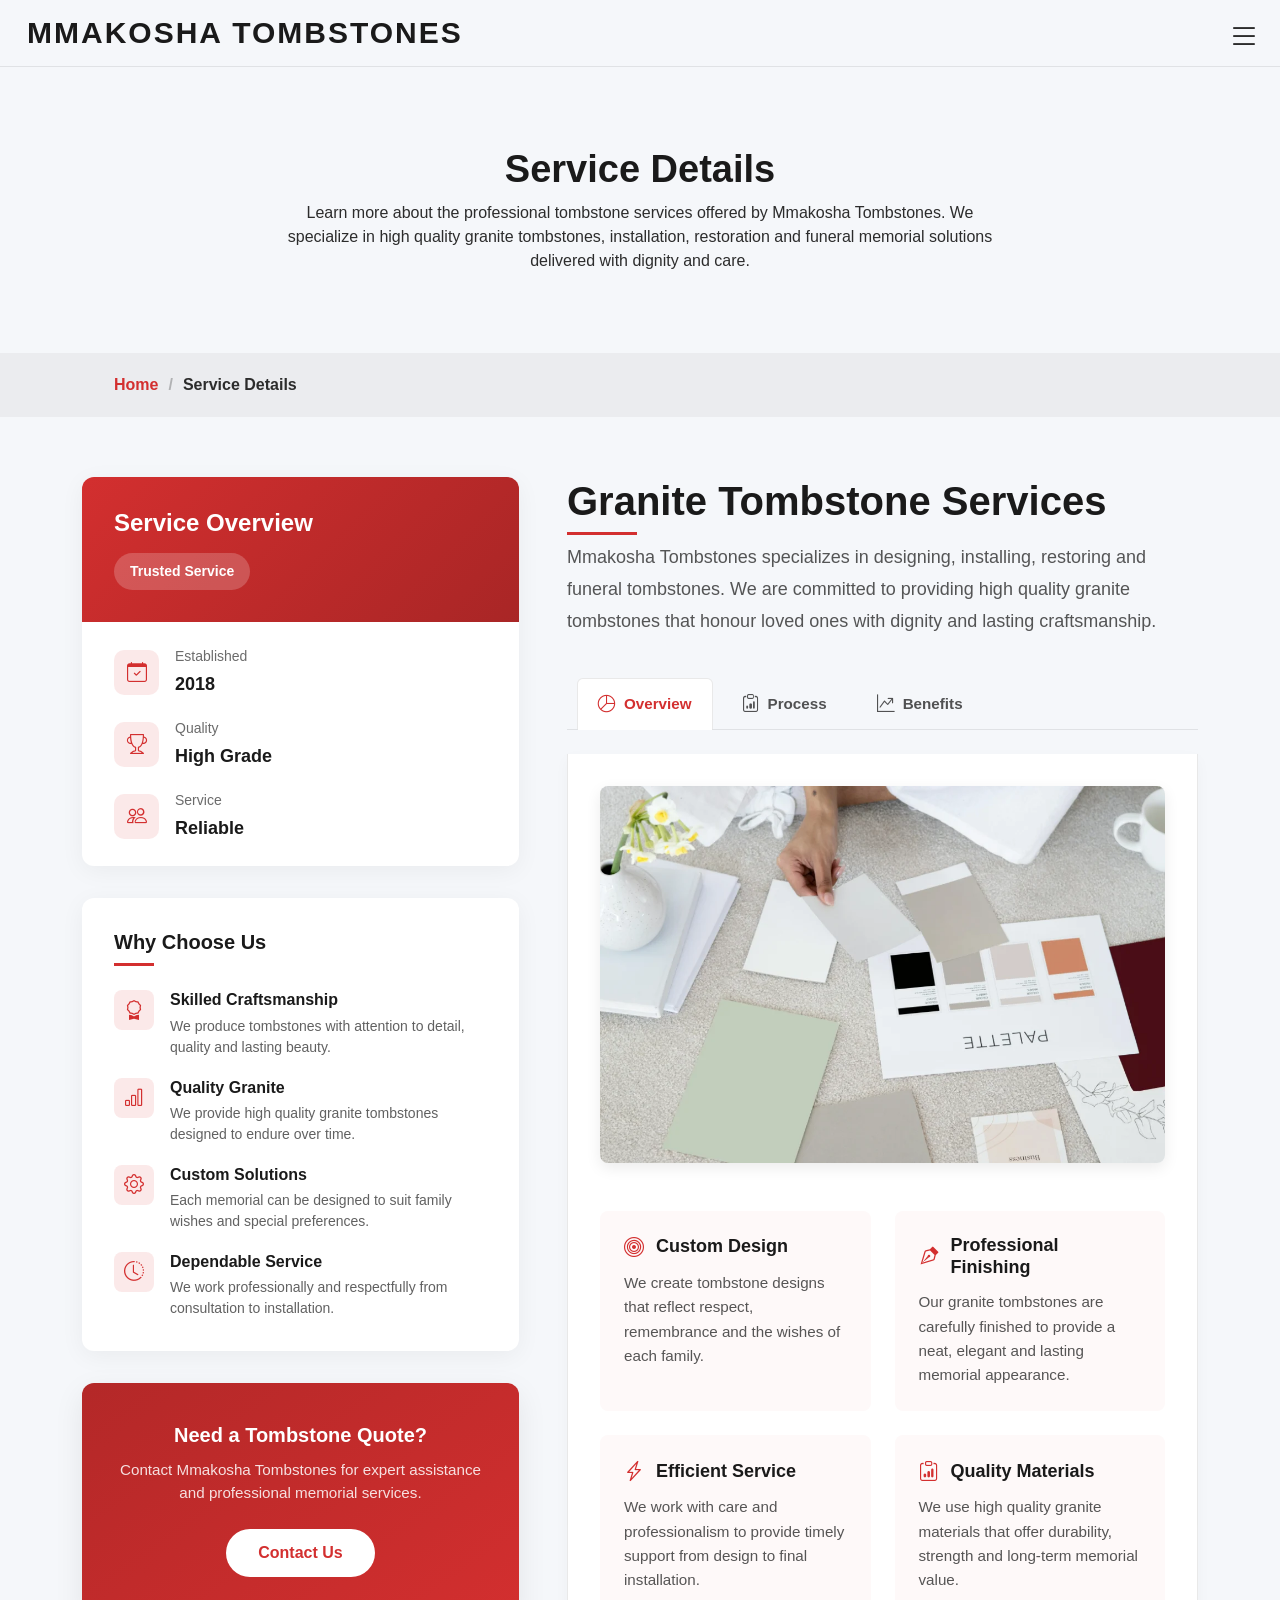
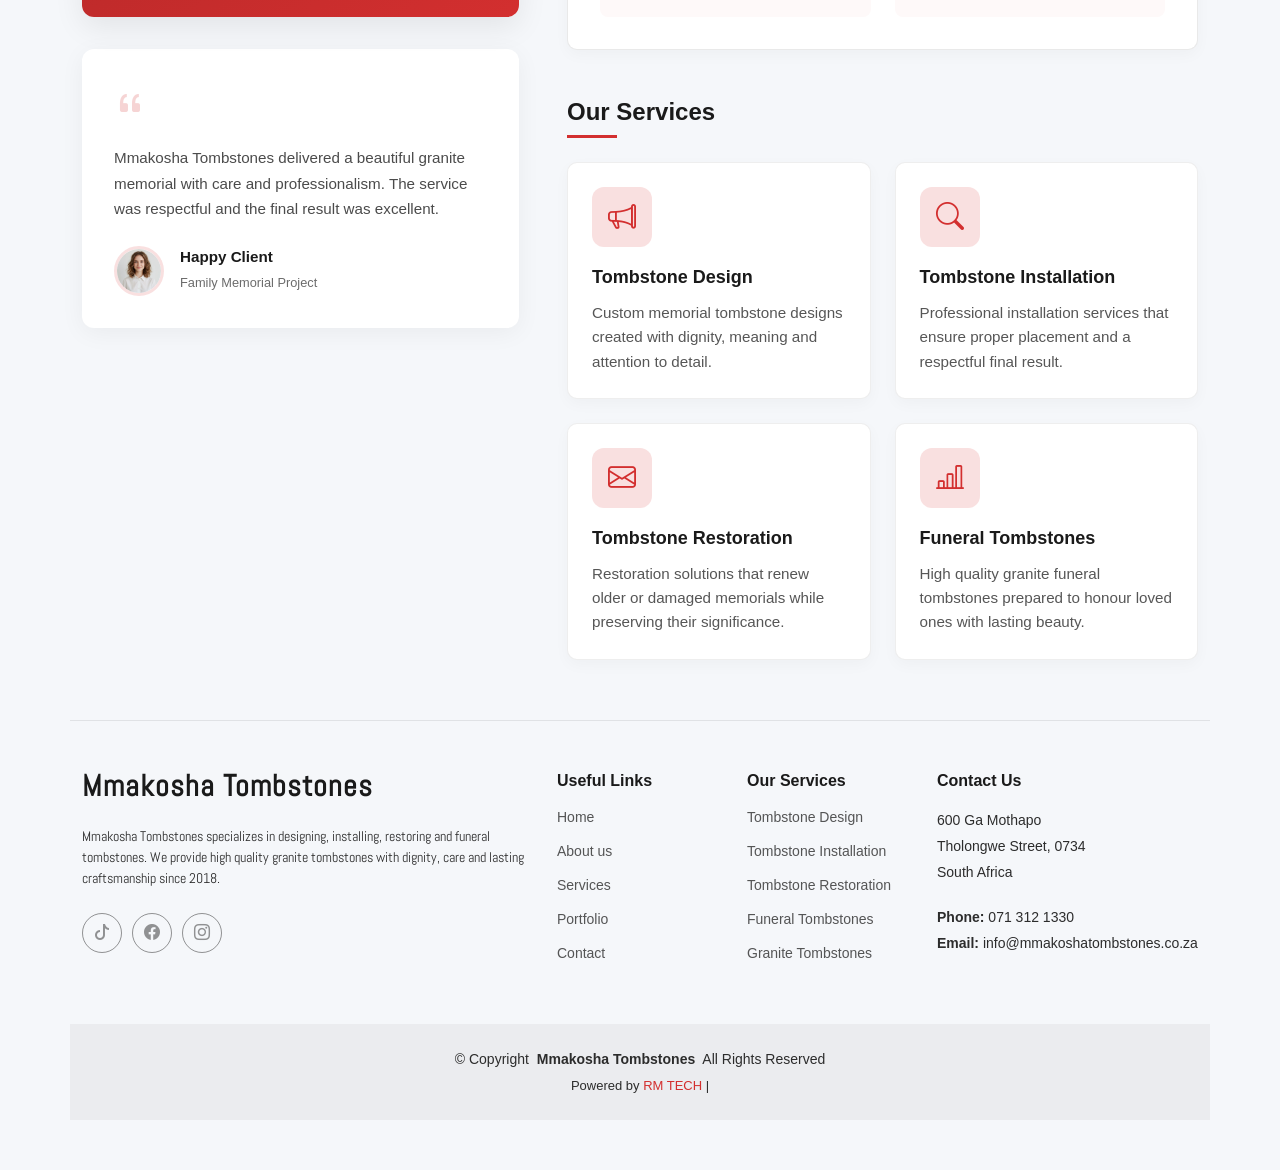
<file: service-details.html>
<!DOCTYPE html>
<html lang="en">

<head>
  <meta charset="utf-8">
  <meta content="width=device-width, initial-scale=1.0" name="viewport">
  <title>Service Details - Mmakosha Tombstones</title>
  <meta name="description" content="Mmakosha Tombstones specializes in designing, installing, restoring and funeral tombstones with high quality granite tombstones.">
  <meta name="keywords" content="Mmakosha Tombstones, granite tombstones, funeral tombstones, tombstone installation, tombstone restoration">

  <!-- Favicons -->
  <link href="assets/img/favicon.png" rel="icon">
  <link href="assets/img/apple-touch-icon.png" rel="apple-touch-icon">

  <!-- Fonts -->
  <link href="https://fonts.googleapis.com" rel="preconnect">
  <link href="https://fonts.gstatic.com" rel="preconnect" crossorigin>
  <link href="https://fonts.googleapis.com/css2?family=Roboto:ital,wght@0,100;0,300;0,400;0,500;0,700;0,900;1,100;1,300;1,400;1,500;1,700;1,900&family=Mukta:wght@200;300;400;500;600;700;800&family=Abel:wght@400&display=swap" rel="stylesheet">

  <!-- Vendor CSS Files -->
  <link href="assets/vendor/bootstrap/css/bootstrap.min.css" rel="stylesheet">
  <link href="assets/vendor/bootstrap-icons/bootstrap-icons.css" rel="stylesheet">
  <link href="assets/vendor/aos/aos.css" rel="stylesheet">
  <link href="assets/vendor/swiper/swiper-bundle.min.css" rel="stylesheet">
  <link href="assets/vendor/glightbox/css/glightbox.min.css" rel="stylesheet">

  <!-- Main CSS File -->
  <link href="assets/css/main.css" rel="stylesheet">
</head>

<body class="service-details-page">

  <header id="header" class="header d-flex align-items-center position-relative">
    <div class="container-fluid position-relative d-flex align-items-center justify-content-between">

      <a href="index.html" class="logo d-flex align-items-center">
        <!-- Uncomment the line below if you also wish to use an image logo -->
        <!-- <img src="assets/img/logo.webp" alt=""> -->
        <h1 class="sitename">Mmakosha Tombstones</h1>
      </a>

      <nav id="navmenu" class="navmenu">
        <ul>
          <li><a href="index.html#hero">Home</a></li>
          <li><a href="index.html#about">About</a></li>
          <li><a href="index.html#services">Services</a></li>
          <li><a href="index.html#portfolio">Portfolio</a></li>
          <li><a href="index.html#team">Team</a></li>
          <li class="dropdown"><a href="#"><span>More</span> <i class="bi bi-chevron-down toggle-dropdown"></i></a>
            <ul>
              <li><a href="#">Granite Tombstones</a></li>
              <li class="dropdown"><a href="#"><span>Our Work</span> <i class="bi bi-chevron-down toggle-dropdown"></i></a>
                <ul>
                  <li><a href="#">Design</a></li>
                  <li><a href="#">Installation</a></li>
                  <li><a href="#">Restoration</a></li>
                  <li><a href="#">Funeral Tombstones</a></li>
                  <li><a href="#">Custom Finishes</a></li>
                </ul>
              </li>
              <li><a href="#">Quality Materials</a></li>
              <li><a href="#">Reliable Service</a></li>
              <li><a href="#">Customer Support</a></li>
            </ul>
          </li>
          <li><a href="index.html#contact">Contact</a></li>
        </ul>
        <i class="mobile-nav-toggle d-xl-none bi bi-list"></i>
      </nav>

    </div>
  </header>

  <main class="main">

    <!-- Page Title -->
    <div class="page-title" data-aos="fade">
      <div class="heading">
        <div class="container">
          <div class="row d-flex justify-content-center text-center">
            <div class="col-lg-8">
              <h1>Service Details</h1>
              <p class="mb-0">Learn more about the professional tombstone services offered by Mmakosha Tombstones. We specialize in high quality granite tombstones, installation, restoration and funeral memorial solutions delivered with dignity and care.</p>
            </div>
          </div>
        </div>
      </div>
      <nav class="breadcrumbs">
        <div class="container">
          <ol>
            <li><a href="index.html">Home</a></li>
            <li class="current">Service Details</li>
          </ol>
        </div>
      </nav>
    </div><!-- End Page Title -->

    <!-- Service Details Section -->
    <section id="service-details" class="service-details section">

      <div class="container" data-aos="fade-up" data-aos-delay="100">

        <div class="row g-5">

          <div class="col-lg-5 order-2 order-lg-1">
            <div class="sidebar-wrapper" data-aos="fade-right">
              <div class="service-info-card">
                <div class="card-header">
                  <h3>Service Overview</h3>
                  <div class="service-badge">Trusted Service</div>
                </div>
                <div class="service-stats">
                  <div class="stat-item">
                    <i class="bi bi-calendar-check"></i>
                    <div>
                      <span class="stat-label">Established</span>
                      <span class="stat-value">2018</span>
                    </div>
                  </div>
                  <div class="stat-item">
                    <i class="bi bi-trophy"></i>
                    <div>
                      <span class="stat-label">Quality</span>
                      <span class="stat-value">High Grade</span>
                    </div>
                  </div>
                  <div class="stat-item">
                    <i class="bi bi-people"></i>
                    <div>
                      <span class="stat-label">Service</span>
                      <span class="stat-value">Reliable</span>
                    </div>
                  </div>
                </div>
              </div>

              <div class="service-highlights" data-aos="fade-up" data-aos-delay="100">
                <h4>Why Choose Us</h4>
                <div class="highlights-wrapper">
                  <div class="highlight-item">
                    <div class="highlight-icon">
                      <i class="bi bi-award"></i>
                    </div>
                    <div class="highlight-content">
                      <h5>Skilled Craftsmanship</h5>
                      <p>We produce tombstones with attention to detail, quality and lasting beauty.</p>
                    </div>
                  </div>
                  <div class="highlight-item">
                    <div class="highlight-icon">
                      <i class="bi bi-bar-chart"></i>
                    </div>
                    <div class="highlight-content">
                      <h5>Quality Granite</h5>
                      <p>We provide high quality granite tombstones designed to endure over time.</p>
                    </div>
                  </div>
                  <div class="highlight-item">
                    <div class="highlight-icon">
                      <i class="bi bi-gear"></i>
                    </div>
                    <div class="highlight-content">
                      <h5>Custom Solutions</h5>
                      <p>Each memorial can be designed to suit family wishes and special preferences.</p>
                    </div>
                  </div>
                  <div class="highlight-item">
                    <div class="highlight-icon">
                      <i class="bi bi-clock-history"></i>
                    </div>
                    <div class="highlight-content">
                      <h5>Dependable Service</h5>
                      <p>We work professionally and respectfully from consultation to installation.</p>
                    </div>
                  </div>
                </div>
              </div>

              <div class="contact-action" data-aos="fade-up" data-aos-delay="200">
                <div class="action-content">
                  <h4>Need a Tombstone Quote?</h4>
                  <p>Contact Mmakosha Tombstones for expert assistance and professional memorial services.</p>
                  <a href="index.html#contact" class="action-button">Contact Us</a>
                </div>
              </div>

              <div class="client-testimonial" data-aos="fade-up" data-aos-delay="300">
                <div class="testimonial-content">
                  <span class="quote-mark"><i class="bi bi-quote"></i></span>
                  <p>Mmakosha Tombstones delivered a beautiful granite memorial with care and professionalism. The service was respectful and the final result was excellent.</p>
                  <div class="client-info">
                    <img src="assets/img/person/person-f-8.webp" alt="Client" class="client-avatar">
                    <div>
                      <h6>Happy Client</h6>
                      <span>Family Memorial Project</span>
                    </div>
                  </div>
                </div>
              </div>
            </div>
          </div>

          <div class="col-lg-7 order-1 order-lg-2">
            <div class="service-main" data-aos="fade-left">
              <div class="service-header">
                <h1>Granite Tombstone Services</h1>
                <p class="lead">Mmakosha Tombstones specializes in designing, installing, restoring and funeral tombstones. We are committed to providing high quality granite tombstones that honour loved ones with dignity and lasting craftsmanship.</p>
              </div>

              <div class="service-content-tabs">
                <ul class="nav nav-pills mb-4" id="serviceTabs" role="tablist">
                  <li class="nav-item" role="presentation">
                    <button class="nav-link active" data-bs-toggle="tab" data-bs-target="#service-details-tab-1" type="button" role="tab" aria-selected="true">
                      <i class="bi bi-pie-chart"></i> Overview
                    </button>
                  </li>
                  <li class="nav-item" role="presentation">
                    <button class="nav-link" data-bs-toggle="tab" data-bs-target="#service-details-tab-2" type="button" role="tab" aria-selected="false">
                      <i class="bi bi-clipboard-data"></i> Process
                    </button>
                  </li>
                  <li class="nav-item" role="presentation">
                    <button class="nav-link" data-bs-toggle="tab" data-bs-target="#service-details-tab-3" type="button" role="tab" aria-selected="false">
                      <i class="bi bi-graph-up-arrow"></i> Benefits
                    </button>
                  </li>
                </ul>

                <div class="tab-content">
                  <div class="tab-pane fade show active" id="service-details-tab-1" role="tabpanel">
                    <div class="tab-image-content">
                      <img src="assets/img/services/services-5.webp" alt="Granite Tombstone Services" class="img-fluid main-image" data-aos="zoom-in">
                      <div class="content-blocks row g-4 mt-4">
                        <div class="col-md-6" data-aos="fade-up">
                          <div class="content-block">
                            <h4><i class="bi bi-bullseye"></i> Custom Design</h4>
                            <p>We create tombstone designs that reflect respect, remembrance and the wishes of each family.</p>
                          </div>
                        </div>
                        <div class="col-md-6" data-aos="fade-up" data-aos-delay="100">
                          <div class="content-block">
                            <h4><i class="bi bi-vector-pen"></i> Professional Finishing</h4>
                            <p>Our granite tombstones are carefully finished to provide a neat, elegant and lasting memorial appearance.</p>
                          </div>
                        </div>
                        <div class="col-md-6" data-aos="fade-up" data-aos-delay="200">
                          <div class="content-block">
                            <h4><i class="bi bi-lightning-charge"></i> Efficient Service</h4>
                            <p>We work with care and professionalism to provide timely support from design to final installation.</p>
                          </div>
                        </div>
                        <div class="col-md-6" data-aos="fade-up" data-aos-delay="300">
                          <div class="content-block">
                            <h4><i class="bi bi-clipboard-data"></i> Quality Materials</h4>
                            <p>We use high quality granite materials that offer durability, strength and long-term memorial value.</p>
                          </div>
                        </div>
                      </div>
                    </div>
                  </div>

                  <div class="tab-pane fade" id="service-details-tab-2" role="tabpanel">
                    <div class="strategy-content">
                      <div class="row g-4 align-items-center mb-5">
                        <div class="col-md-6" data-aos="fade-right">
                          <img src="assets/img/services/services-8.webp" alt="Tombstone Process" class="img-fluid rounded">
                        </div>
                        <div class="col-md-6" data-aos="fade-left">
                          <div class="strategy-text">
                            <h3>Our Service Process</h3>
                            <p>We guide clients through every stage of the memorial process with professionalism, compassion and careful workmanship.</p>
                            <p>From initial consultation to installation or restoration, our focus is on quality, dignity and customer satisfaction.</p>
                          </div>
                        </div>
                      </div>

                      <div class="strategy-steps" data-aos="fade-up">
                        <h3 class="section-subtitle">Our Process</h3>
                        <div class="steps-wrapper">
                          <div class="step-item" data-aos="fade-up">
                            <div class="step-number">01</div>
                            <div class="step-content">
                              <h4>Consultation</h4>
                              <p>We discuss your needs, memorial preferences and the most suitable tombstone options.</p>
                            </div>
                          </div>

                          <div class="step-item" data-aos="fade-up" data-aos-delay="100">
                            <div class="step-number">02</div>
                            <div class="step-content">
                              <h4>Design Selection</h4>
                              <p>We help you choose or create a design that reflects the memory and dignity of your loved one.</p>
                            </div>
                          </div>

                          <div class="step-item" data-aos="fade-up" data-aos-delay="200">
                            <div class="step-number">03</div>
                            <div class="step-content">
                              <h4>Production &amp; Preparation</h4>
                              <p>We prepare the granite tombstone with careful craftsmanship and professional finishing.</p>
                            </div>
                          </div>

                          <div class="step-item" data-aos="fade-up" data-aos-delay="300">
                            <div class="step-number">04</div>
                            <div class="step-content">
                              <h4>Installation or Restoration</h4>
                              <p>We complete the installation or restoration with precision, neatness and respect for the memorial site.</p>
                            </div>
                          </div>
                        </div>
                      </div>
                    </div>
                  </div>

                  <div class="tab-pane fade" id="service-details-tab-3" role="tabpanel">
                    <div class="results-content">
                      <div class="metrics-overview" data-aos="fade-up">
                        <div class="row g-4">
                          <div class="col-md-4">
                            <div class="metric-card">
                              <div class="metric-icon">
                                <i class="bi bi-graph-up-arrow"></i>
                              </div>
                              <div class="metric-value">High</div>
                              <div class="metric-label">Granite Quality</div>
                            </div>
                          </div>
                          <div class="col-md-4">
                            <div class="metric-card">
                              <div class="metric-icon">
                                <i class="bi bi-people"></i>
                              </div>
                              <div class="metric-value">Trusted</div>
                              <div class="metric-label">Service Support</div>
                            </div>
                          </div>
                          <div class="col-md-4">
                            <div class="metric-card">
                              <div class="metric-icon">
                                <i class="bi bi-cash-coin"></i>
                              </div>
                              <div class="metric-value">Custom</div>
                              <div class="metric-label">Memorial Options</div>
                            </div>
                          </div>
                        </div>
                      </div>

                      <div class="case-studies" data-aos="fade-up" data-aos-delay="100">
                        <h3 class="section-subtitle">Service Highlights</h3>

                        <div class="service-details-slider swiper init-swiper">
                          <script type="application/json" class="swiper-config">
                            {
                              "loop": true,
                              "speed": 800,
                              "autoplay": {
                                "delay": 5000
                              },
                              "slidesPerView": 1,
                              "spaceBetween": 20,
                              "pagination": {
                                "el": ".swiper-pagination",
                                "type": "bullets",
                                "clickable": true
                              }
                            }
                          </script>
                          <div class="swiper-wrapper">
                            <div class="swiper-slide">
                              <div class="case-study-item">
                                <div class="row g-0">
                                  <div class="col-md-5">
                                    <img src="assets/img/services/services-4.webp" alt="Granite Tombstones" class="img-fluid case-image" loading="lazy">
                                  </div>
                                  <div class="col-md-7">
                                    <div class="case-content">
                                      <h4>Granite Tombstones</h4>
                                      <div class="case-result">
                                        <span class="result-value">Premium</span>
                                        <span class="result-label">Material Finish</span>
                                      </div>
                                      <p>We provide high quality granite tombstones made to offer durability, elegant presentation and a meaningful memorial tribute.</p>
                                    </div>
                                  </div>
                                </div>
                              </div>
                            </div>
                            <div class="swiper-slide">
                              <div class="case-study-item">
                                <div class="row g-0">
                                  <div class="col-md-5">
                                    <img src="assets/img/services/services-2.webp" alt="Installation Service" class="img-fluid case-image" loading="lazy">
                                  </div>
                                  <div class="col-md-7">
                                    <div class="case-content">
                                      <h4>Installation Service</h4>
                                      <div class="case-result">
                                        <span class="result-value">Professional</span>
                                        <span class="result-label">Placement Quality</span>
                                      </div>
                                      <p>Our installation services ensure that each tombstone is placed securely and presented neatly at the memorial site.</p>
                                    </div>
                                  </div>
                                </div>
                              </div>
                            </div>
                            <div class="swiper-slide">
                              <div class="case-study-item">
                                <div class="row g-0">
                                  <div class="col-md-5">
                                    <img src="assets/img/services/services-10.webp" alt="Restoration Service" class="img-fluid case-image" loading="lazy">
                                  </div>
                                  <div class="col-md-7">
                                    <div class="case-content">
                                      <h4>Restoration Work</h4>
                                      <div class="case-result">
                                        <span class="result-value">Renewed</span>
                                        <span class="result-label">Memorial Appearance</span>
                                      </div>
                                      <p>We restore worn or damaged tombstones with care to improve appearance while preserving their original meaning and memorial value.</p>
                                    </div>
                                  </div>
                                </div>
                              </div>
                            </div>
                          </div>
                          <div class="swiper-pagination"></div>
                        </div>
                      </div>
                    </div>
                  </div>
                </div>
              </div>

              <div class="services-packages" data-aos="fade-up" data-aos-delay="100">
                <h3 class="section-subtitle">Our Services</h3>
                <div class="row g-4">
                  <div class="col-md-6" data-aos="fade-up">
                    <div class="service-package">
                      <div class="package-icon">
                        <i class="bi bi-megaphone"></i>
                      </div>
                      <h4>Tombstone Design</h4>
                      <p>Custom memorial tombstone designs created with dignity, meaning and attention to detail.</p>
                    </div>
                  </div>
                  <div class="col-md-6" data-aos="fade-up" data-aos-delay="100">
                    <div class="service-package">
                      <div class="package-icon">
                        <i class="bi bi-search"></i>
                      </div>
                      <h4>Tombstone Installation</h4>
                      <p>Professional installation services that ensure proper placement and a respectful final result.</p>
                    </div>
                  </div>
                  <div class="col-md-6" data-aos="fade-up" data-aos-delay="200">
                    <div class="service-package">
                      <div class="package-icon">
                        <i class="bi bi-envelope"></i>
                      </div>
                      <h4>Tombstone Restoration</h4>
                      <p>Restoration solutions that renew older or damaged memorials while preserving their significance.</p>
                    </div>
                  </div>
                  <div class="col-md-6" data-aos="fade-up" data-aos-delay="300">
                    <div class="service-package">
                      <div class="package-icon">
                        <i class="bi bi-bar-chart-line"></i>
                      </div>
                      <h4>Funeral Tombstones</h4>
                      <p>High quality granite funeral tombstones prepared to honour loved ones with lasting beauty.</p>
                    </div>
                  </div>
                </div>
              </div>
            </div>
          </div>

        </div>

      </div>

    </section><!-- /Service Details Section -->

  </main>

  <footer id="footer" class="footer">

    <div class="container footer-top">
      <div class="row gy-4">
        <div class="col-lg-5 col-md-12 footer-about">
          <a href="index.html" class="logo d-flex align-items-center">
            <span class="sitename">Mmakosha Tombstones</span>
          </a>
          <p>Mmakosha Tombstones specializes in designing, installing, restoring and funeral tombstones. We provide high quality granite tombstones with dignity, care and lasting craftsmanship since 2018.</p>
          <div class="social-links d-flex mt-4">
            <a href="https://www.tiktok.com/@mmakosha.tombston"><i class="bi bi-tiktok"></i></a>
            <a href="https://www.facebook.com/p/Mmakosha-Tombstone-100093864946675/"><i class="bi bi-facebook"></i></a>
            <a href="https://www.instagram.com/mmakoshatombstones/"><i class="bi bi-instagram"></i></a>
          </div>
        </div>

        <div class="col-lg-2 col-6 footer-links">
          <h4>Useful Links</h4>
          <ul>
            <li><a href="index.html">Home</a></li>
            <li><a href="index.html#about">About us</a></li>
            <li><a href="index.html#services">Services</a></li>
            <li><a href="index.html#portfolio">Portfolio</a></li>
            <li><a href="index.html#contact">Contact</a></li>
          </ul>
        </div>

        <div class="col-lg-2 col-6 footer-links">
          <h4>Our Services</h4>
          <ul>
            <li><a href="#">Tombstone Design</a></li>
            <li><a href="#">Tombstone Installation</a></li>
            <li><a href="#">Tombstone Restoration</a></li>
            <li><a href="#">Funeral Tombstones</a></li>
            <li><a href="#">Granite Tombstones</a></li>
          </ul>
        </div>

        <div class="col-lg-3 col-md-12 footer-contact text-center text-md-start">
          <h4>Contact Us</h4>
          <p>600 Ga Mothapo</p>
          <p>Tholongwe Street, 0734</p>
          <p>South Africa</p>
          <p class="mt-4"><strong>Phone:</strong> <span>071 312 1330</span></p>
          <p><strong>Email:</strong> <span>info@mmakoshatombstones.co.za</span></p>
        </div>

      </div>
    </div>

    <div class="container copyright text-center mt-4">
      <p>© <span>Copyright</span> <strong class="px-1 sitename">Mmakosha Tombstones</strong> <span>All Rights Reserved</span></p>
      <div class="credits">
        Powered by <a href="#">RM TECH</a> | <a href="#"></a>
      </div>
    </div>

  </footer>

  <!-- Scroll Top -->
  <a href="#" id="scroll-top" class="scroll-top d-flex align-items-center justify-content-center"><i class="bi bi-arrow-up-short"></i></a>

  <!-- Preloader -->
  <div id="preloader"></div>

  <!-- Vendor JS Files -->
  <script src="assets/vendor/bootstrap/js/bootstrap.bundle.min.js"></script>
  <script src="assets/vendor/php-email-form/validate.js"></script>
  <script src="assets/vendor/aos/aos.js"></script>
  <script src="assets/vendor/purecounter/purecounter_vanilla.js"></script>
  <script src="assets/vendor/imagesloaded/imagesloaded.pkgd.min.js"></script>
  <script src="assets/vendor/isotope-layout/isotope.pkgd.min.js"></script>
  <script src="assets/vendor/swiper/swiper-bundle.min.js"></script>
  <script src="assets/vendor/glightbox/js/glightbox.min.js"></script>

  <!-- Main JS File -->
  <script src="assets/js/main.js"></script>

</body>

</html>
</file>
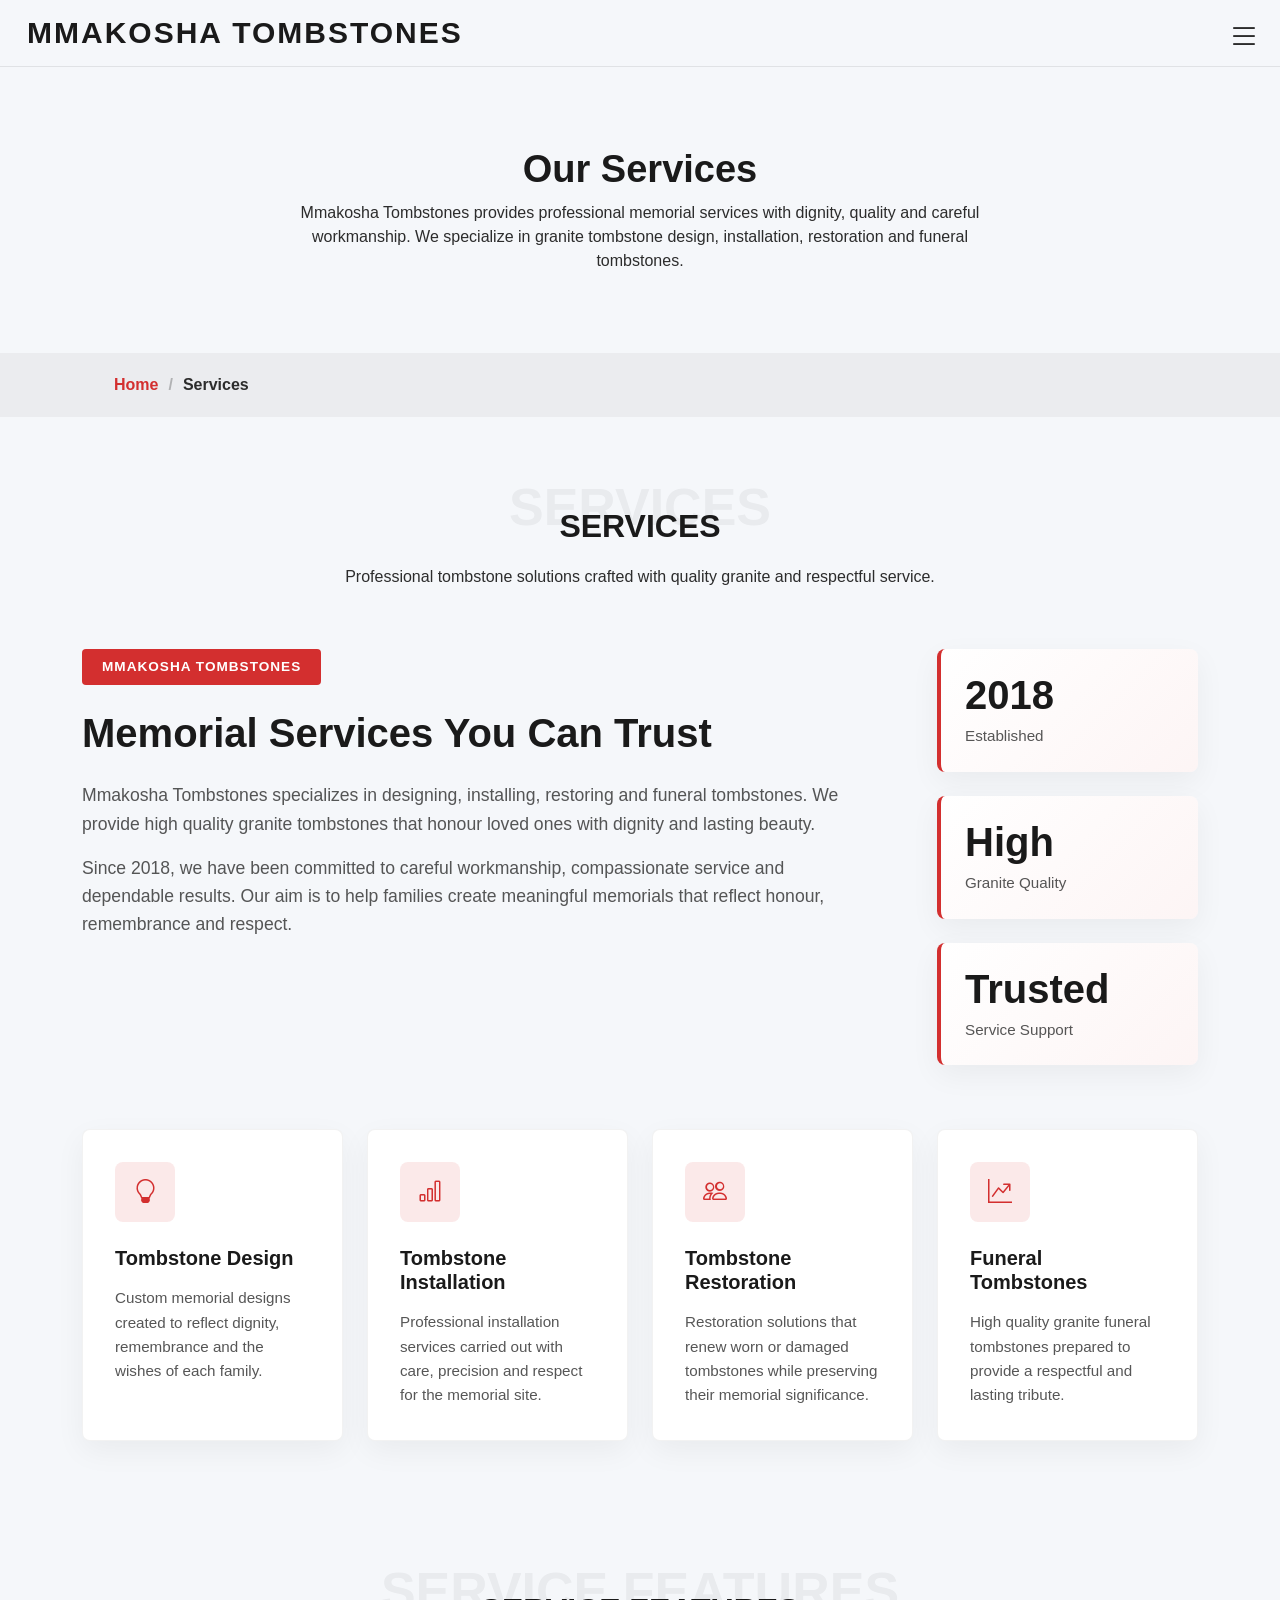
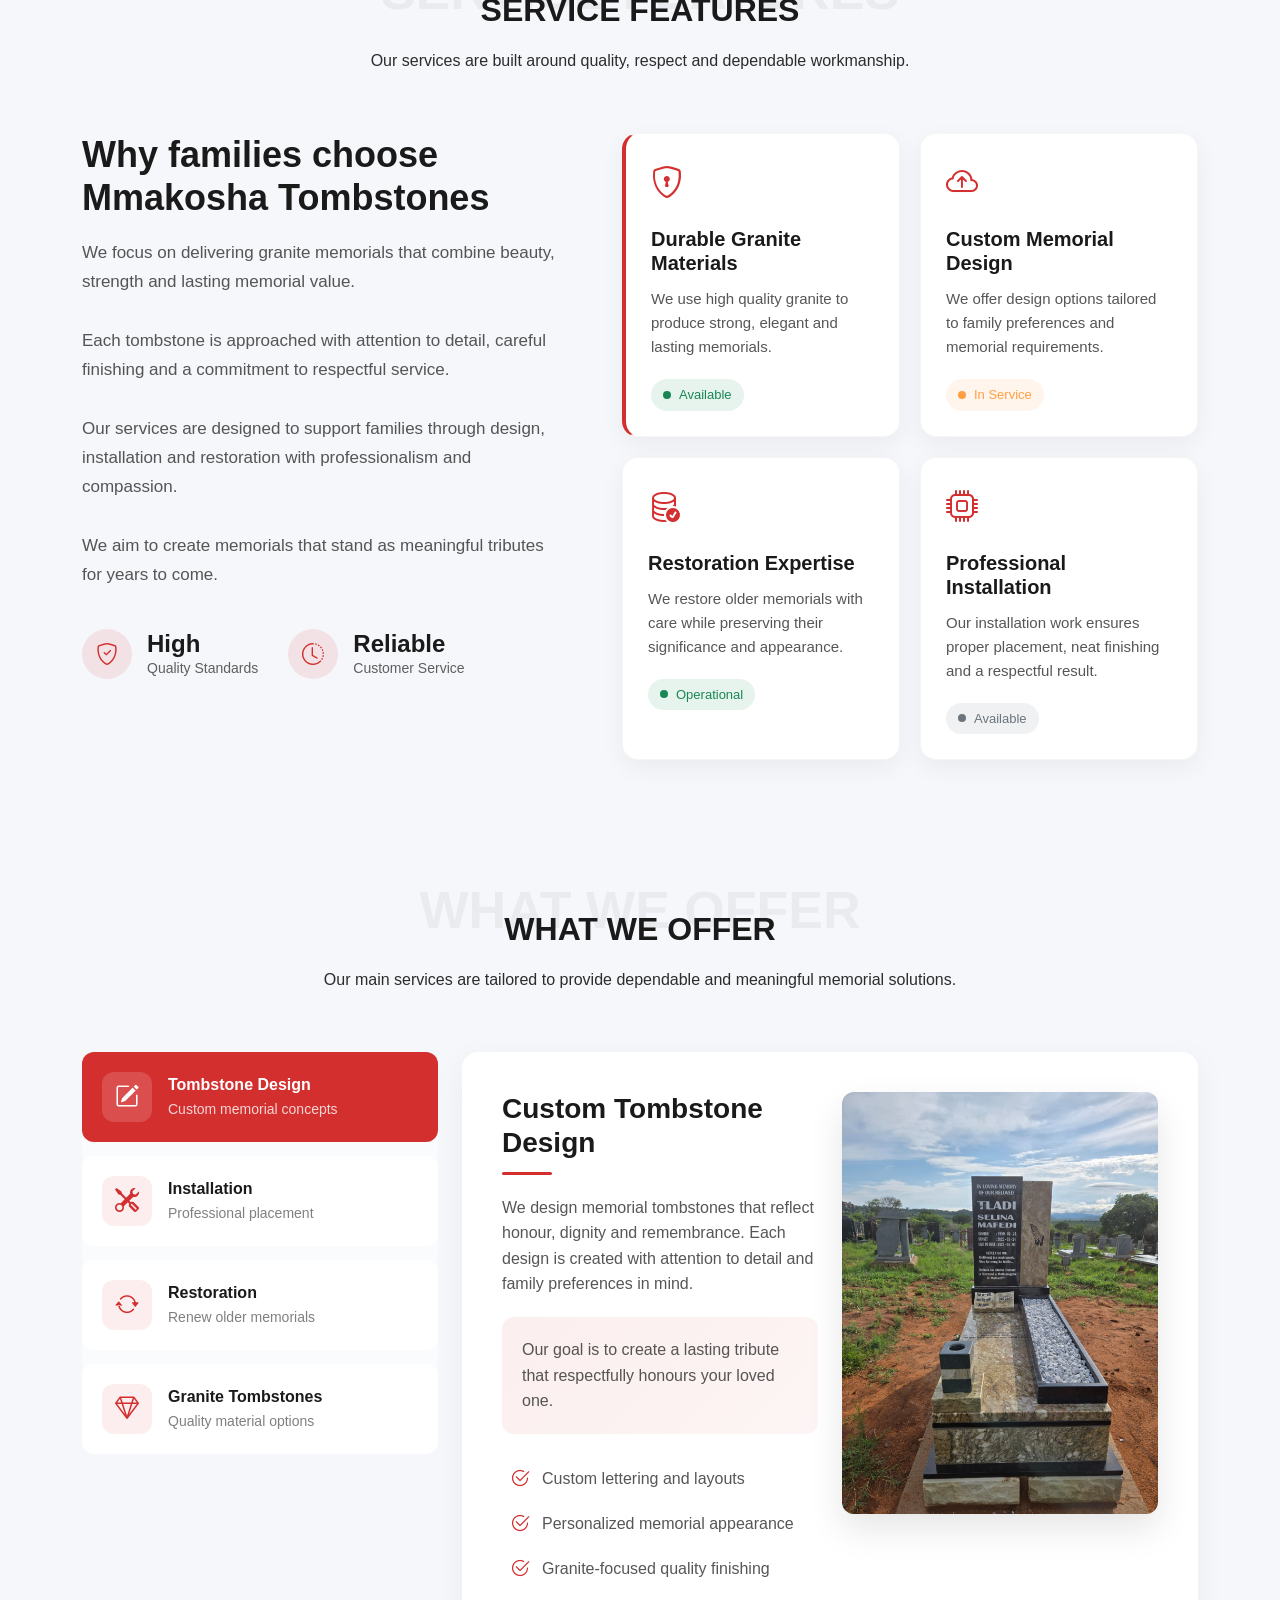
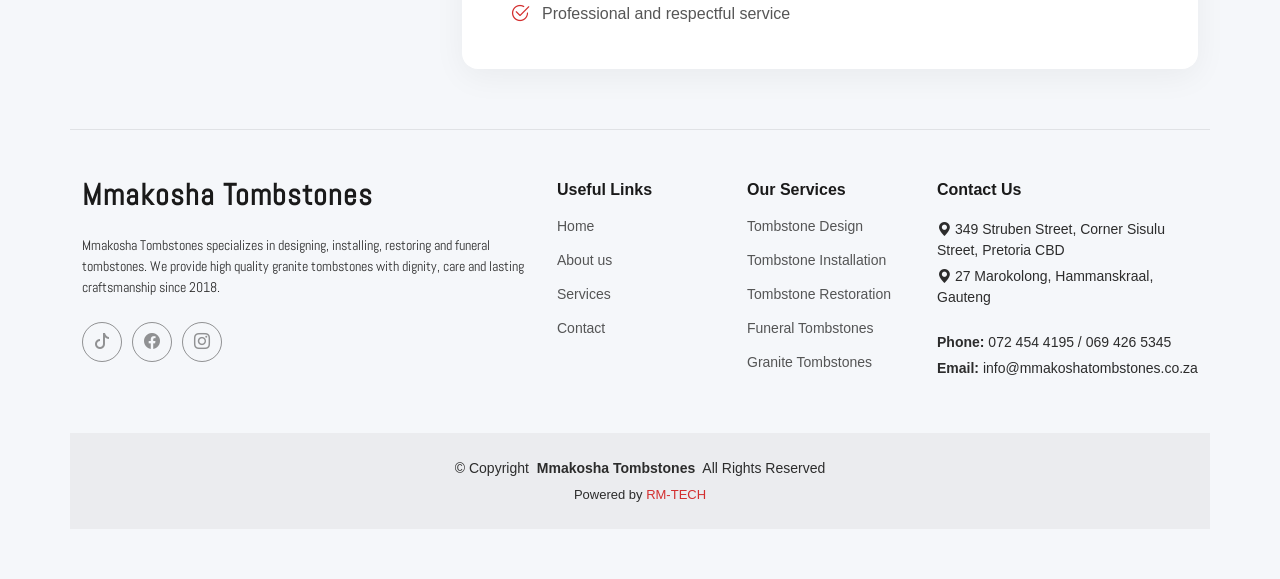
<file: services.html>
<!DOCTYPE html>
<html lang="en">

<head>
  <meta charset="utf-8">
  <meta content="width=device-width, initial-scale=1.0" name="viewport">
  <title>Services - Mmakosha Tombstones</title>
  <meta name="description" content="Mmakosha Tombstones specializes in designing, installing, restoring and funeral tombstones with high quality granite tombstones.">
  <meta name="keywords" content="Mmakosha Tombstones, services, granite tombstones, funeral tombstones, tombstone installation, tombstone restoration">

  <!-- Favicons -->
  <link href="assets/img/logo.jpg" rel="icon">
  <link href="assets/img/logo.jpg" rel="apple-touch-icon">

  <!-- Fonts -->
  <link href="https://fonts.googleapis.com" rel="preconnect">
  <link href="https://fonts.gstatic.com" rel="preconnect" crossorigin>
  <link href="https://fonts.googleapis.com/css2?family=Roboto:ital,wght@0,100;0,300;0,400;0,500;0,700;0,900;1,100;1,300;1,400;1,500;1,700;1,900&family=Mukta:wght@200;300;400;500;600;700;800&family=Abel:wght@400&display=swap" rel="stylesheet">

  <!-- Vendor CSS Files -->
  <link href="assets/vendor/bootstrap/css/bootstrap.min.css" rel="stylesheet">
  <link href="assets/vendor/bootstrap-icons/bootstrap-icons.css" rel="stylesheet">
  <link href="assets/vendor/aos/aos.css" rel="stylesheet">
  <link href="assets/vendor/swiper/swiper-bundle.min.css" rel="stylesheet">
  <link href="assets/vendor/glightbox/css/glightbox.min.css" rel="stylesheet">

  <!-- Main CSS File -->
  <link href="assets/css/main.css" rel="stylesheet">
</head>

<body class="services-page">

  <header id="header" class="header d-flex align-items-center position-relative">
    <div class="container-fluid position-relative d-flex align-items-center justify-content-between">

      <a href="index.html" class="logo d-flex align-items-center">
        <h1 class="sitename">Mmakosha Tombstones</h1>
      </a>

      <nav id="navmenu" class="navmenu">
        <ul>
          <li><a href="index.html#hero">Home</a></li>
          <li><a href="about.html">About</a></li>
          <li><a href="services.html" class="active">Services</a></li>
          <li><a href="contact.html">Contact</a></li>
        </ul>
        <i class="mobile-nav-toggle d-xl-none bi bi-list"></i>
      </nav>

    </div>
  </header>

  <main class="main">

    <!-- Page Title -->
    <div class="page-title" data-aos="fade">
      <div class="heading">
        <div class="container">
          <div class="row d-flex justify-content-center text-center">
            <div class="col-lg-8">
              <h1>Our Services</h1>
              <p class="mb-0">Mmakosha Tombstones provides professional memorial services with dignity, quality and careful workmanship. We specialize in granite tombstone design, installation, restoration and funeral tombstones.</p>
            </div>
          </div>
        </div>
      </div>
      <nav class="breadcrumbs">
        <div class="container">
          <ol>
            <li><a href="index.html">Home</a></li>
            <li class="current">Services</li>
          </ol>
        </div>
      </nav>
    </div><!-- End Page Title -->

    <!-- Services Section -->
    <section id="services" class="services section">

      <div class="container section-title" data-aos="fade-up">
        <span class="description-title">Services</span>
        <h2>Services</h2>
        <p>Professional tombstone solutions crafted with quality granite and respectful service.</p>
      </div>

      <div class="container" data-aos="fade-up" data-aos-delay="100">

        <div class="services-header">
          <div class="row">
            <div class="col-lg-9" data-aos="fade-right">
              <div class="services-intro">
                <div class="services-tag">Mmakosha Tombstones</div>
                <h2>Memorial Services You Can Trust</h2>
                <p>Mmakosha Tombstones specializes in designing, installing, restoring and funeral tombstones. We provide high quality granite tombstones that honour loved ones with dignity and lasting beauty.</p>
                <p>Since 2018, we have been committed to careful workmanship, compassionate service and dependable results. Our aim is to help families create meaningful memorials that reflect honour, remembrance and respect.</p>
              </div>
            </div>
            <div class="col-lg-3" data-aos="fade-left">
              <div class="services-stats">
                <div class="stat-item">
                  <span class="stat-number">2018</span>
                  <span class="stat-label">Established</span>
                </div>
                <div class="stat-item">
                  <span class="stat-number">High</span>
                  <span class="stat-label">Granite Quality</span>
                </div>
                <div class="stat-item">
                  <span class="stat-number">Trusted</span>
                  <span class="stat-label">Service Support</span>
                </div>
              </div>
            </div>
          </div>
        </div>

        <div class="row g-4">
          <div class="col-lg-3 col-md-6" data-aos="fade-up" data-aos-delay="100">
            <div class="service-card">
              <div class="service-card-inner">
                <div class="service-icon">
                  <i class="bi bi-lightbulb"></i>
                </div>
                <h3>Tombstone Design</h3>
                <p>Custom memorial designs created to reflect dignity, remembrance and the wishes of each family.</p>
              </div>
            </div>
          </div>

          <div class="col-lg-3 col-md-6" data-aos="fade-up" data-aos-delay="200">
            <div class="service-card">
              <div class="service-card-inner">
                <div class="service-icon">
                  <i class="bi bi-bar-chart"></i>
                </div>
                <h3>Tombstone Installation</h3>
                <p>Professional installation services carried out with care, precision and respect for the memorial site.</p>
              </div>
            </div>
          </div>

          <div class="col-lg-3 col-md-6" data-aos="fade-up" data-aos-delay="300">
            <div class="service-card">
              <div class="service-card-inner">
                <div class="service-icon">
                  <i class="bi bi-people"></i>
                </div>
                <h3>Tombstone Restoration</h3>
                <p>Restoration solutions that renew worn or damaged tombstones while preserving their memorial significance.</p>
              </div>
            </div>
          </div>

          <div class="col-lg-3 col-md-6" data-aos="fade-up" data-aos-delay="400">
            <div class="service-card">
              <div class="service-card-inner">
                <div class="service-icon">
                  <i class="bi bi-graph-up-arrow"></i>
                </div>
                <h3>Funeral Tombstones</h3>
                <p>High quality granite funeral tombstones prepared to provide a respectful and lasting tribute.</p>
              </div>
            </div>
          </div>
        </div>

      </div>

    </section><!-- /Services Section -->

    <!-- Features Section -->
    <section id="features" class="features section">

      <div class="container section-title" data-aos="fade-up">
        <span class="description-title">Service Features</span>
        <h2>Service Features</h2>
        <p>Our services are built around quality, respect and dependable workmanship.</p>
      </div>

      <div class="container" data-aos="fade-up" data-aos-delay="100">

        <div class="features-overview">
          <div class="main-heading" data-aos="fade-right" data-aos-delay="200">
            <h2>Why families choose Mmakosha Tombstones</h2>
            <p>We focus on delivering granite memorials that combine beauty, strength and lasting memorial value.</p>
            <p>Each tombstone is approached with attention to detail, careful finishing and a commitment to respectful service.</p>
            <p>Our services are designed to support families through design, installation and restoration with professionalism and compassion.</p>
            <p>We aim to create memorials that stand as meaningful tributes for years to come.</p>

            <div class="achievement-badges">
              <div class="achievement">
                <span class="achievement-icon">
                  <i class="bi bi-shield-check"></i>
                </span>
                <div class="achievement-info">
                  <span class="achievement-value">High</span>
                  <span class="achievement-label">Quality Standards</span>
                </div>
              </div>
              <div class="achievement">
                <span class="achievement-icon">
                  <i class="bi bi-clock-history"></i>
                </span>
                <div class="achievement-info">
                  <span class="achievement-value">Reliable</span>
                  <span class="achievement-label">Customer Service</span>
                </div>
              </div>
            </div>
          </div>

          <div class="features-card-wrapper" data-aos="fade-left" data-aos-delay="300">
            <div class="features-row">
              <div class="feature-card feature-primary" data-aos="zoom-in" data-aos-delay="200">
                <div class="feature-icon">
                  <i class="bi bi-shield-lock"></i>
                </div>
                <div class="feature-details">
                  <h3>Durable Granite Materials</h3>
                  <p>We use high quality granite to produce strong, elegant and lasting memorials.</p>
                  <div class="feature-status active">
                    <span class="status-indicator"></span>
                    <span class="status-text">Available</span>
                  </div>
                </div>
              </div>

              <div class="feature-card" data-aos="zoom-in" data-aos-delay="300">
                <div class="feature-icon">
                  <i class="bi bi-cloud-arrow-up"></i>
                </div>
                <div class="feature-details">
                  <h3>Custom Memorial Design</h3>
                  <p>We offer design options tailored to family preferences and memorial requirements.</p>
                  <div class="feature-status pending">
                    <span class="status-indicator"></span>
                    <span class="status-text">In Service</span>
                  </div>
                </div>
              </div>
            </div>

            <div class="features-row">
              <div class="feature-card" data-aos="zoom-in" data-aos-delay="400">
                <div class="feature-icon">
                  <i class="bi bi-database-check"></i>
                </div>
                <div class="feature-details">
                  <h3>Restoration Expertise</h3>
                  <p>We restore older memorials with care while preserving their significance and appearance.</p>
                  <div class="feature-status active">
                    <span class="status-indicator"></span>
                    <span class="status-text">Operational</span>
                  </div>
                </div>
              </div>

              <div class="feature-card" data-aos="zoom-in" data-aos-delay="500">
                <div class="feature-icon">
                  <i class="bi bi-cpu"></i>
                </div>
                <div class="feature-details">
                  <h3>Professional Installation</h3>
                  <p>Our installation work ensures proper placement, neat finishing and a respectful result.</p>
                  <div class="feature-status scheduled">
                    <span class="status-indicator"></span>
                    <span class="status-text">Available</span>
                  </div>
                </div>
              </div>
            </div>
          </div>
        </div>

      </div>

    </section><!-- /Features Section -->

    <!-- Services Packages Section -->
    <section id="service-packages" class="features-alt section">

      <div class="container section-title" data-aos="fade-up">
        <span class="description-title">What We Offer</span>
        <h2>What We Offer</h2>
        <p>Our main services are tailored to provide dependable and meaningful memorial solutions.</p>
      </div>

      <div class="container" data-aos="fade-up" data-aos-delay="100">
        <div class="row g-4">
          <div class="col-lg-4">
            <ul class="nav nav-tabs flex-column" role="tablist" data-aos="fade-right" data-aos-delay="200">
              <li class="nav-item">
                <a class="nav-link active" data-bs-toggle="tab" data-bs-target="#services-tab-1" role="tab">
                  <div class="d-flex align-items-center">
                    <div class="icon-box">
                      <i class="bi bi-pencil-square"></i>
                    </div>
                    <div class="ms-3">
                      <h4>Tombstone Design</h4>
                      <p>Custom memorial concepts</p>
                    </div>
                  </div>
                </a>
              </li>
              <li class="nav-item">
                <a class="nav-link" data-bs-toggle="tab" data-bs-target="#services-tab-2" role="tab">
                  <div class="d-flex align-items-center">
                    <div class="icon-box">
                      <i class="bi bi-tools"></i>
                    </div>
                    <div class="ms-3">
                      <h4>Installation</h4>
                      <p>Professional placement</p>
                    </div>
                  </div>
                </a>
              </li>
              <li class="nav-item">
                <a class="nav-link" data-bs-toggle="tab" data-bs-target="#services-tab-3" role="tab">
                  <div class="d-flex align-items-center">
                    <div class="icon-box">
                      <i class="bi bi-arrow-repeat"></i>
                    </div>
                    <div class="ms-3">
                      <h4>Restoration</h4>
                      <p>Renew older memorials</p>
                    </div>
                  </div>
                </a>
              </li>
              <li class="nav-item">
                <a class="nav-link" data-bs-toggle="tab" data-bs-target="#services-tab-4" role="tab">
                  <div class="d-flex align-items-center">
                    <div class="icon-box">
                      <i class="bi bi-gem"></i>
                    </div>
                    <div class="ms-3">
                      <h4>Granite Tombstones</h4>
                      <p>Quality material options</p>
                    </div>
                  </div>
                </a>
              </li>
            </ul>
          </div>

          <div class="col-lg-8">
            <div class="tab-content" data-aos="fade-up" data-aos-delay="300">
              <div class="tab-pane fade active show" id="services-tab-1" role="tabpanel">
                <div class="content-box">
                  <div class="row g-4">
                    <div class="col-lg-6">
                      <h3>Custom Tombstone Design</h3>
                      <p>We design memorial tombstones that reflect honour, dignity and remembrance. Each design is created with attention to detail and family preferences in mind.</p>
                      <p class="highlight">Our goal is to create a lasting tribute that respectfully honours your loved one.</p>
                      <ul class="features-list">
                        <li><i class="bi bi-check2-circle"></i><span>Custom lettering and layouts</span></li>
                        <li><i class="bi bi-check2-circle"></i><span>Personalized memorial appearance</span></li>
                        <li><i class="bi bi-check2-circle"></i><span>Granite-focused quality finishing</span></li>
                        <li><i class="bi bi-check2-circle"></i><span>Professional and respectful service</span></li>
                      </ul>
                    </div>
                    <div class="col-lg-6">
                      <div class="image-box">
                        <img src="assets/img/customs/designServices.jpeg" alt="" class="img-fluid" loading="lazy">
                      </div>
                    </div>
                  </div>
                </div>
              </div>

              <div class="tab-pane fade" id="services-tab-2" role="tabpanel">
                <div class="content-box">
                  <div class="row g-4">
                    <div class="col-lg-6">
                      <h3>Professional Installation</h3>
                      <p>Our installation service ensures each tombstone is properly placed, aligned and presented with care at the memorial site.</p>
                      <p class="highlight">We carry out installation work with precision, neatness and respect for the family and location.</p>
                      <ul class="features-list">
                        <li><i class="bi bi-check2-circle"></i><span>Proper tombstone placement</span></li>
                        <li><i class="bi bi-check2-circle"></i><span>Neat and stable setup</span></li>
                        <li><i class="bi bi-check2-circle"></i><span>Respectful on-site service</span></li>
                        <li><i class="bi bi-check2-circle"></i><span>Dependable workmanship</span></li>
                      </ul>
                    </div>
                    <div class="col-lg-6">
                      <div class="image-box">
                        <img src="assets/img//customs/familyCare.jpeg" alt="" class="img-fluid" loading="lazy">
                      </div>
                    </div>
                  </div>
                </div>
              </div>

              <div class="tab-pane fade" id="services-tab-3" role="tabpanel">
                <div class="content-box">
                  <div class="row g-4">
                    <div class="col-lg-6">
                      <h3>Tombstone Restoration</h3>
                      <p>We restore worn, aged or damaged tombstones to improve their appearance while maintaining their original meaning and memorial value.</p>
                      <p class="highlight">Restoration helps preserve important family memorials for future generations.</p>
                      <ul class="features-list">
                        <li><i class="bi bi-check2-circle"></i><span>Restoration of worn memorials</span></li>
                        <li><i class="bi bi-check2-circle"></i><span>Improved appearance and finishing</span></li>
                        <li><i class="bi bi-check2-circle"></i><span>Careful handling of memorial details</span></li>
                        <li><i class="bi bi-check2-circle"></i><span>Respectful preservation approach</span></li>
                      </ul>
                    </div>
                    <div class="col-lg-6">
                      <div class="image-box">
                        <img src="assets/img/customs/GraniteQuality.jpeg" alt="" class="img-fluid" loading="lazy">
                      </div>
                    </div>
                  </div>
                </div>
              </div>

              <div class="tab-pane fade" id="services-tab-4" role="tabpanel">
                <div class="content-box">
                  <div class="row g-4">
                    <div class="col-lg-6">
                      <h3>High Quality Granite Tombstones</h3>
                      <p>We provide granite tombstones selected for durability, strength and elegant finishing to ensure a long-lasting memorial.</p>
                      <p class="highlight">Our granite memorials are made to offer beauty, resilience and lasting tribute value.</p>
                      <ul class="features-list">
                        <li><i class="bi bi-check2-circle"></i><span>Durable granite materials</span></li>
                        <li><i class="bi bi-check2-circle"></i><span>Elegant and neat finish</span></li>
                        <li><i class="bi bi-check2-circle"></i><span>Suitable for custom memorials</span></li>
                        <li><i class="bi bi-check2-circle"></i><span>Long-lasting memorial solution</span></li>
                      </ul>
                    </div>
                    <div class="col-lg-6">
                      <div class="image-box">
                        <img src="assets/img/customs/Installation.jpeg" alt="" class="img-fluid" loading="lazy">
                      </div>
                    </div>
                  </div>
                </div>
              </div>

            </div>
          </div>
        </div>
      </div>

    </section><!-- /Services Packages Section -->

  </main>

  <footer id="footer" class="footer">
    <div class="container footer-top">
      <div class="row gy-4">
        <div class="col-lg-5 col-md-12 footer-about">
          <a href="index.html" class="logo d-flex align-items-center">
            <span class="sitename">Mmakosha Tombstones</span>
          </a>
          <p>Mmakosha Tombstones specializes in designing, installing, restoring and funeral tombstones. We provide high quality granite tombstones with dignity, care and lasting craftsmanship since 2018.</p>
          <div class="social-links d-flex mt-4">
            <a href="https://www.tiktok.com/@mmakosha.tombston"><i class="bi bi-tiktok"></i></a>
            <a href="https://www.facebook.com/p/Mmakosha-Tombstone-100093864946675/"><i class="bi bi-facebook"></i></a>
            <a href="https://www.instagram.com/mmakoshatombstones/"><i class="bi bi-instagram"></i></a>
          </div>
        </div>

        <div class="col-lg-2 col-6 footer-links">
          <h4>Useful Links</h4>
          <ul>
            <li><a href="index.html">Home</a></li>
            <li><a href="about.html">About us</a></li>
            <li><a href="services.html">Services</a></li>
            <li><a href="contact.html">Contact</a></li>
          </ul>
        </div>

        <div class="col-lg-2 col-6 footer-links">
          <h4>Our Services</h4>
          <ul>
            <li><a href="#">Tombstone Design</a></li>
            <li><a href="#">Tombstone Installation</a></li>
            <li><a href="#">Tombstone Restoration</a></li>
            <li><a href="#">Funeral Tombstones</a></li>
            <li><a href="#">Granite Tombstones</a></li>
          </ul>
        </div>

        <div class="col-lg-3 col-md-12 footer-contact text-center text-md-start">
          <h4>Contact Us</h4>
          <p><i class="bi bi-geo-alt-fill"></i> 349 Struben Street, Corner Sisulu Street, Pretoria CBD</p>
          <p><i class="bi bi-geo-alt-fill"></i> 27 Marokolong, Hammanskraal, Gauteng</p>
          <p class="mt-4"><strong>Phone:</strong> <span>072 454 4195 / 069 426 5345</span></p>
          <p><strong>Email:</strong> <span>info@mmakoshatombstones.co.za</span></p>
        </div>
      </div>
    </div>

    <div class="container copyright text-center mt-4">
      <p>© <span>Copyright</span> <strong class="px-1 sitename">Mmakosha Tombstones</strong> <span>All Rights Reserved</span></p>
      <div class="credits">
        Powered by <a href="#">RM-TECH</a>
      </div>
    </div>
  </footer>

  <a href="#" id="scroll-top" class="scroll-top d-flex align-items-center justify-content-center"><i class="bi bi-arrow-up-short"></i></a>
  <div id="preloader"></div>

  <script src="assets/vendor/bootstrap/js/bootstrap.bundle.min.js"></script>
  <script src="assets/vendor/php-email-form/validate.js"></script>
  <script src="assets/vendor/aos/aos.js"></script>
  <script src="assets/vendor/purecounter/purecounter_vanilla.js"></script>
  <script src="assets/vendor/imagesloaded/imagesloaded.pkgd.min.js"></script>
  <script src="assets/vendor/isotope-layout/isotope.pkgd.min.js"></script>
  <script src="assets/vendor/swiper/swiper-bundle.min.js"></script>
  <script src="assets/vendor/glightbox/js/glightbox.min.js"></script>
  <script src="assets/js/main.js"></script>

</body>
</html>
</file>
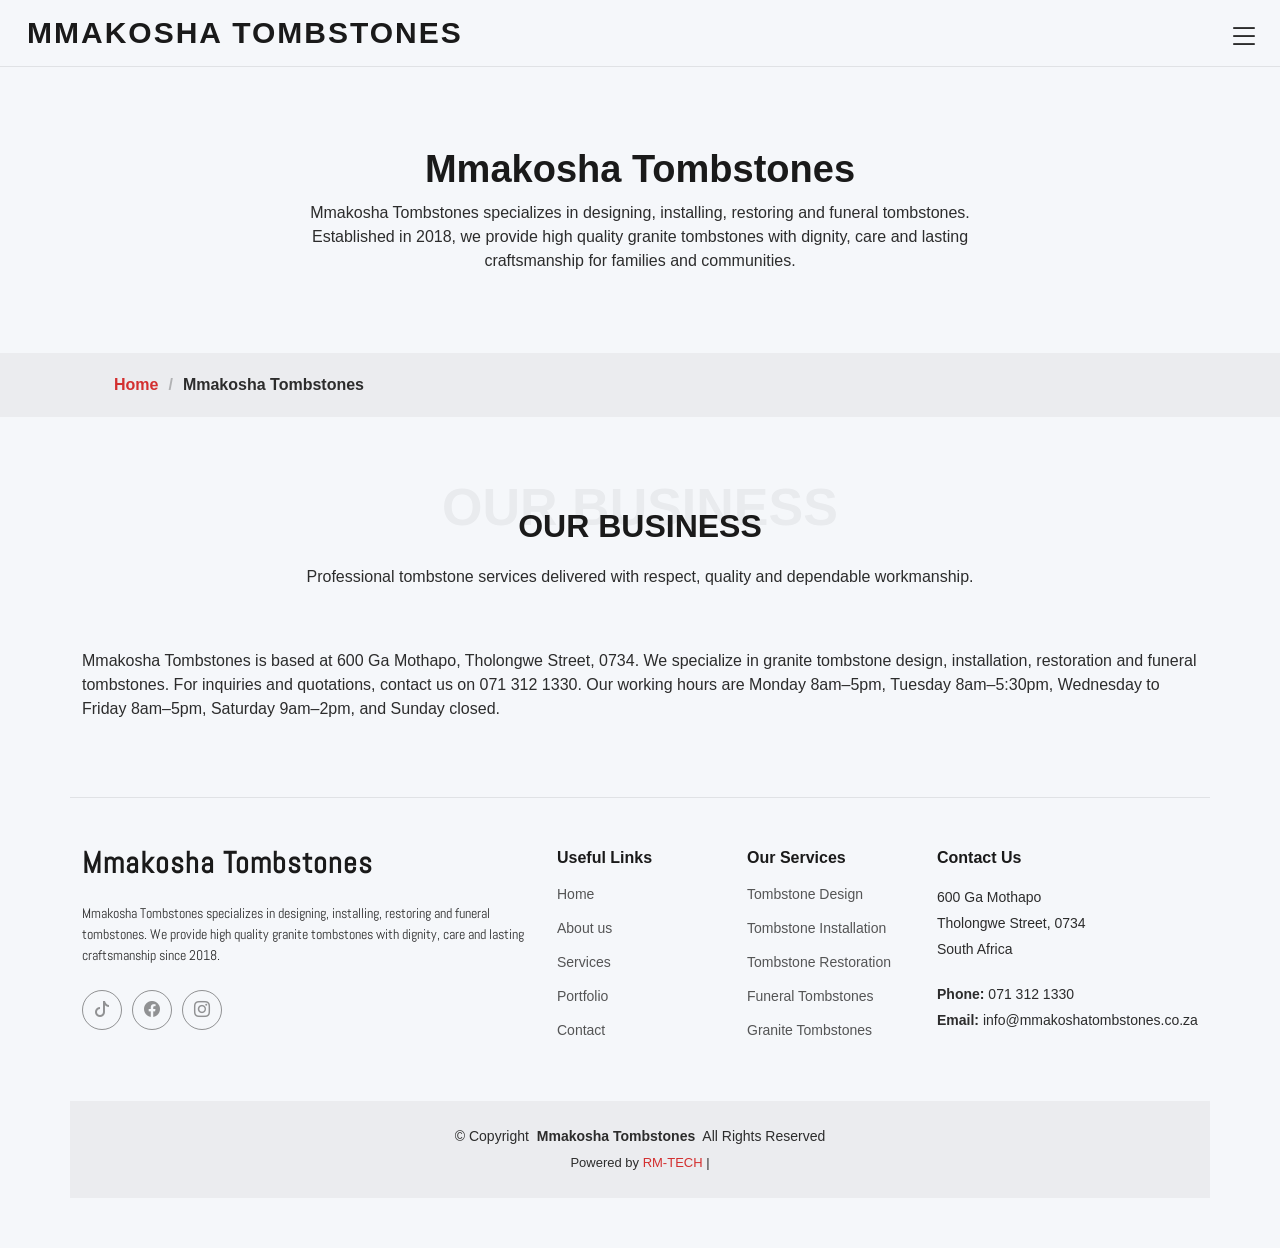
<file: starter-page.html>
<!DOCTYPE html>
<html lang="en">

<head>
  <meta charset="utf-8">
  <meta content="width=device-width, initial-scale=1.0" name="viewport">
  <title>Starter Page - Mmakosha Tombstones</title>
  <meta name="description" content="Mmakosha Tombstones specializes in designing, installing, restoring and funeral tombstones with high quality granite tombstones.">
  <meta name="keywords" content="Mmakosha Tombstones, granite tombstones, funeral tombstones, tombstone installation, tombstone restoration">

  <!-- Favicons -->
  <link href="assets/img/logo.jpg" rel="icon">
  <link href="assets/img/logo.jpg" rel="apple-touch-icon">

  <!-- Fonts -->
  <link href="https://fonts.googleapis.com" rel="preconnect">
  <link href="https://fonts.gstatic.com" rel="preconnect" crossorigin>
  <link href="https://fonts.googleapis.com/css2?family=Roboto:ital,wght@0,100;0,300;0,400;0,500;0,700;0,900;1,100;1,300;1,400;1,500;1,700;1,900&family=Mukta:wght@200;300;400;500;600;700;800&family=Abel:wght@400&display=swap" rel="stylesheet">

  <!-- Vendor CSS Files -->
  <link href="assets/vendor/bootstrap/css/bootstrap.min.css" rel="stylesheet">
  <link href="assets/vendor/bootstrap-icons/bootstrap-icons.css" rel="stylesheet">
  <link href="assets/vendor/aos/aos.css" rel="stylesheet">
  <link href="assets/vendor/swiper/swiper-bundle.min.css" rel="stylesheet">
  <link href="assets/vendor/glightbox/css/glightbox.min.css" rel="stylesheet">

  <!-- Main CSS File -->
  <link href="assets/css/main.css" rel="stylesheet">
</head>

<body class="starter-page-page">

  <header id="header" class="header d-flex align-items-center position-relative">
    <div class="container-fluid position-relative d-flex align-items-center justify-content-between">

      <a href="index.html" class="logo d-flex align-items-center">
        <!-- Uncomment the line below if you also wish to use an image logo -->
        <!-- <img src="assets/img/logo.webp" alt=""> -->
        <h1 class="sitename">Mmakosha Tombstones</h1>
      </a>

      <nav id="navmenu" class="navmenu">
        <ul>
          <li><a href="index.html#hero">Home</a></li>
          <li><a href="index.html#about">About</a></li>
          <li><a href="index.html#services">Services</a></li>
          <li><a href="index.html#contact">Contact</a></li>
        </ul>
        <i class="mobile-nav-toggle d-xl-none bi bi-list"></i>
      </nav>

    </div>
  </header>

  <main class="main">

    <!-- Page Title -->
    <div class="page-title" data-aos="fade">
      <div class="heading">
        <div class="container">
          <div class="row d-flex justify-content-center text-center">
            <div class="col-lg-8">
              <h1>Mmakosha Tombstones</h1>
              <p class="mb-0">Mmakosha Tombstones specializes in designing, installing, restoring and funeral tombstones. Established in 2018, we provide high quality granite tombstones with dignity, care and lasting craftsmanship for families and communities.</p>
            </div>
          </div>
        </div>
      </div>
      <nav class="breadcrumbs">
        <div class="container">
          <ol>
            <li><a href="index.html">Home</a></li>
            <li class="current">Mmakosha Tombstones</li>
          </ol>
        </div>
      </nav>
    </div><!-- End Page Title -->

    <!-- Starter Section Section -->
    <section id="starter-section" class="starter-section section">

      <!-- Section Title -->
      <div class="container section-title" data-aos="fade-up">
        <span class="description-title">Our Business</span>
        <h2>Our Business</h2>
        <p>Professional tombstone services delivered with respect, quality and dependable workmanship.</p>
      </div><!-- End Section Title -->

      <div class="container" data-aos="fade-up">
        <p>Mmakosha Tombstones is based at 600 Ga Mothapo, Tholongwe Street, 0734. We specialize in granite tombstone design, installation, restoration and funeral tombstones. For inquiries and quotations, contact us on 071 312 1330. Our working hours are Monday 8am–5pm, Tuesday 8am–5:30pm, Wednesday to Friday 8am–5pm, Saturday 9am–2pm, and Sunday closed.</p>
      </div>

    </section><!-- /Starter Section Section -->

  </main>

  <footer id="footer" class="footer">

    <div class="container footer-top">
      <div class="row gy-4">
        <div class="col-lg-5 col-md-12 footer-about">
          <a href="index.html" class="logo d-flex align-items-center">
            <span class="sitename">Mmakosha Tombstones</span>
          </a>
          <p>Mmakosha Tombstones specializes in designing, installing, restoring and funeral tombstones. We provide high quality granite tombstones with dignity, care and lasting craftsmanship since 2018.</p>
          <div class="social-links d-flex mt-4">
            <a href="https://www.tiktok.com/@mmakosha.tombston"><i class="bi bi-tiktok"></i></a>
            <a href="https://www.facebook.com/p/Mmakosha-Tombstone-100093864946675/"><i class="bi bi-facebook"></i></a>
            <a href="https://www.instagram.com/mmakoshatombstones/"><i class="bi bi-instagram"></i></a>
          </div>
        </div>

        <div class="col-lg-2 col-6 footer-links">
          <h4>Useful Links</h4>
          <ul>
            <li><a href="index.html">Home</a></li>
            <li><a href="index.html#about">About us</a></li>
            <li><a href="index.html#services">Services</a></li>
            <li><a href="index.html#portfolio">Portfolio</a></li>
            <li><a href="index.html#contact">Contact</a></li>
          </ul>
        </div>

        <div class="col-lg-2 col-6 footer-links">
          <h4>Our Services</h4>
          <ul>
            <li><a href="#">Tombstone Design</a></li>
            <li><a href="#">Tombstone Installation</a></li>
            <li><a href="#">Tombstone Restoration</a></li>
            <li><a href="#">Funeral Tombstones</a></li>
            <li><a href="#">Granite Tombstones</a></li>
          </ul>
        </div>

        <div class="col-lg-3 col-md-12 footer-contact text-center text-md-start">
          <h4>Contact Us</h4>
          <p>600 Ga Mothapo</p>
          <p>Tholongwe Street, 0734</p>
          <p>South Africa</p>
          <p class="mt-4"><strong>Phone:</strong> <span>071 312 1330</span></p>
          <p><strong>Email:</strong> <span>info@mmakoshatombstones.co.za</span></p>
        </div>

      </div>
    </div>

    <div class="container copyright text-center mt-4">
      <p>© <span>Copyright</span> <strong class="px-1 sitename">Mmakosha Tombstones</strong> <span>All Rights Reserved</span></p>
      <div class="credits">
        Powered by <a href="#">RM-TECH</a> | <a href="#"></a>
      </div>
    </div>

  </footer>

  <!-- Scroll Top -->
  <a href="#" id="scroll-top" class="scroll-top d-flex align-items-center justify-content-center"><i class="bi bi-arrow-up-short"></i></a>

  <!-- Preloader -->
  <div id="preloader"></div>

  <!-- Vendor JS Files -->
  <script src="assets/vendor/bootstrap/js/bootstrap.bundle.min.js"></script>
  <script src="assets/vendor/php-email-form/validate.js"></script>
  <script src="assets/vendor/aos/aos.js"></script>
  <script src="assets/vendor/purecounter/purecounter_vanilla.js"></script>
  <script src="assets/vendor/imagesloaded/imagesloaded.pkgd.min.js"></script>
  <script src="assets/vendor/isotope-layout/isotope.pkgd.min.js"></script>
  <script src="assets/vendor/swiper/swiper-bundle.min.js"></script>
  <script src="assets/vendor/glightbox/js/glightbox.min.js"></script>

  <!-- Main JS File -->
  <script src="assets/js/main.js"></script>

</body>

</html>
</file>
<file: assets/css/main.css>
/* Fonts */
:root {
  --default-font: "Roboto",  system-ui, -apple-system, "Segoe UI", Roboto, "Helvetica Neue", Arial, "Noto Sans", "Liberation Sans", sans-serif, "Apple Color Emoji", "Segoe UI Emoji", "Segoe UI Symbol", "Noto Color Emoji";
  --heading-font: "Abel",  sans-serif;
  --nav-font: "Mukta",  sans-serif;
}

/* Global Colors - The following color variables are used throughout the website. Updating them here will change the color scheme of the entire website */
:root {
  --background-color: #f5f7fa; /* Main background */
  --default-color: #2c2c2c; /* Body text */
  --heading-color: #1a1a1a; /* Headings */
  --accent-color: #d32f2f; /* Brand red */
  --surface-color: #ffffff; /* Cards / sections */
  --contrast-color: #ffffff; /* Text on buttons */

  /* Navigation */
  --nav-color: #2c2c2c;
  --nav-hover-color: #d32f2f;
  --nav-mobile-background-color: rgba(255, 255, 255, 0.95);
  --nav-dropdown-background-color: #ffffff;
  --nav-dropdown-color: #555;
  --nav-dropdown-hover-color: #000000;
}

/* Color Presets - The following classes override global colors when applied to any section or element, providing reuse of the same color scheme. */

.light-background {
  --background-color: #ffffff;
  --surface-color: #f8f9fb;
}

.dark-background {
  --background-color: #060606;
  --default-color: #ffffff;
  --heading-color: #ffffff;
  --surface-color: #252525;
  --contrast-color: #ffffff;
}

/* Smooth scroll */
:root {
  scroll-behavior: smooth;
}

/*--------------------------------------------------------------
# General Styling & Shared Classes
--------------------------------------------------------------*/
body {
  background-color: var(--background-color);
  color: var(--default-color);
  font-family: "Poppins", sans-serif;
}

h1, h2, h3, h4, h5, h6 {
  color: var(--heading-color);
}

a {
  color: var(--accent-color);
  text-decoration: none;
}

a:hover {
  color: #c62828; /* smoother red hover */
}


/*-------pop up button-request quotation-*/
.quotation-modal {
  border-radius: 18px;
  border: none;
  padding: 10px;
}

.quotation-modal .modal-title {
  font-weight: 700;
}

.quotation-modal .form-container h3 {
  font-size: 1.4rem;
  margin-bottom: 10px;
}

.quotation-modal .form-container p {
  margin-bottom: 20px;
  color: #666; /* softer modern gray */
}

/* PHP Email Form Messages
------------------------------*/
.php-email-form .error-message {
  display: none;
  background: #d32f2f; /* brand red */
  color: #ffffff;
  text-align: left;
  padding: 15px;
  margin-bottom: 24px;
  font-weight: 600;
}

.php-email-form .sent-message {
  display: none;
  color: #ffffff;
  background: #2e7d32; /* cleaner green */
  text-align: center;
  padding: 15px;
  margin-bottom: 24px;
  font-weight: 600;
}

.php-email-form .loading {
  display: none;
  background: var(--surface-color);
  text-align: center;
  padding: 15px;
  margin-bottom: 24px;
}

.php-email-form .loading:before {
  content: "";
  display: inline-block;
  border-radius: 50%;
  width: 24px;
  height: 24px;
  margin: 0 10px -6px 0;
  border: 3px solid var(--accent-color);
  border-top-color: var(--surface-color);
  animation: php-email-form-loading 1s linear infinite;
}

@keyframes php-email-form-loading {
  0% {
    transform: rotate(0deg);
  }

  100% {
    transform: rotate(360deg);
  }
}

/*--------------------------------------------------------------
# Global Header
--------------------------------------------------------------*/
.header {
  --background-color: rgba(255, 255, 255, 0);
  color: var(--default-color);
  background-color: var(--background-color);
  padding: 15px;
  transition: all 0.5s;
  z-index: 997;
}

.header .logo {
  line-height: 1;
}

.header .logo img {
  max-height: 32px;
  margin-right: 8px;
}

.header .logo h1 {
  font-size: 30px;
  margin: 0;
  font-weight: 700;
  letter-spacing: 2px;
  text-transform: uppercase;
  color: var(--heading-color);
}

/* 🔥 ADD THIS (IMPORTANT) */
.scrolled .header {
  background-color: #ffffff; /* makes navbar visible */
  box-shadow: 0px 0 18px rgba(0, 0, 0, 0.08);
}

/*--------------------------------------------------------------
# Navigation Menu
--------------------------------------------------------------*/
/* Navmenu */
.mobile-nav-toggle {
  color: var(--nav-color);
  position: fixed;
  top: 20px;
  right: 20px;
  font-size: 32px;
  line-height: 0;
  cursor: pointer;
  display: block !important;
  z-index: 998;
  transition: 0.3s;
}

.mobile-nav-toggle:hover {
  color: var(--nav-hover-color);
}

.navmenu {
  position: fixed;
  top: 0;
  bottom: 0;
  right: -300px;
  z-index: 997;
  transition: 0.3s;
  width: 300px;
  overflow: hidden;
}

.navmenu ul {
  display: block;
  list-style: none;
  padding: 20px 10px;
  margin: 0;
  overflow-y: auto;
  transition: 0.3s;
  z-index: 998;
}

.navmenu a,
.navmenu a:focus {
  color: var(--nav-dropdown-color);
  padding: 15px 20px;
  font-family: var(--nav-font);
  font-size: 17px;
  font-weight: 500;
  display: flex;
  align-items: center;
  justify-content: space-between;
  white-space: nowrap;
  transition: 0.3s;
}

.navmenu a i,
.navmenu a:focus i {
  font-size: 12px;
  line-height: 0;
  margin-left: 5px;
  width: 30px;
  height: 30px;
  display: flex;
  align-items: center;
  justify-content: center;
  border-radius: 50%;
  transition: 0.3s;
  background-color: color-mix(in srgb, var(--accent-color), transparent 90%);
}

.navmenu a i:hover,
.navmenu a:focus i:hover {
  background-color: var(--accent-color);
  color: var(--contrast-color);
}

.navmenu a:hover,
.navmenu .active,
.navmenu .active:focus {
  color: var(--nav-dropdown-hover-color);
}

.navmenu .active i,
.navmenu .active:focus i {
  background-color: var(--accent-color);
  color: var(--contrast-color);
  transform: rotate(180deg);
}

.navmenu .dropdown ul {
  position: static;
  display: none;
  z-index: 99;
  padding: 10px 0;
  margin: 10px 20px;
  box-shadow: none;
  transition: all 0.5s ease-in-out;
}

.navmenu .dropdown>.dropdown-active {
  display: block;
  background-color: var(--nav-dropdown-background-color);
  border: 1px solid color-mix(in srgb, var(--nav-dropdown-color), transparent 90%);
}

.mobile-nav-active .mobile-nav-toggle {
  right: 310px;
  font-size: 36px;
}

.mobile-nav-active .navmenu {
  position: fixed;
  overflow: hidden;
  top: 0;
  bottom: 0;
  right: 0;
  background-color: var(--nav-mobile-background-color);
  transition: 0.3s;
}

/*--------------------------------------------------------------
# Global Footer
--------------------------------------------------------------*/
.footer {
  color: var(--default-color);
  background-color: var(--background-color);
  font-size: 14px;
  padding-bottom: 50px;
  position: relative;
}

.footer .footer-top {
  padding-top: 50px;
  border-top: 1px solid color-mix(in srgb, var(--default-color), transparent 90%);
}

.footer .footer-about .logo {
  line-height: 1;
  margin-bottom: 25px;
}

.footer .footer-about .logo img {
  max-height: 40px;
  margin-right: 6px;
}

.footer .footer-about .logo span {
  color: var(--heading-color);
  font-size: 30px;
  font-weight: 700;
  letter-spacing: 1px;
  font-family: var(--heading-font);
}

.footer .footer-about p {
  font-size: 14px;
  font-family: var(--heading-font);
}

.footer .social-links a {
  display: flex;
  align-items: center;
  justify-content: center;
  width: 40px;
  height: 40px;
  border-radius: 50%;
  border: 1px solid color-mix(in srgb, var(--default-color), transparent 50%);
  font-size: 16px;
  color: color-mix(in srgb, var(--default-color), transparent 50%);
  margin-right: 10px;
  transition: 0.3s;
}

.footer .social-links a:hover {
  color: var(--accent-color);
  border-color: var(--accent-color);
}

.footer h4 {
  font-size: 16px;
  font-weight: bold;
  position: relative;
  padding-bottom: 12px;
}

.footer .footer-links {
  margin-bottom: 30px;
}

.footer .footer-links ul {
  list-style: none;
  padding: 0;
  margin: 0;
}

.footer .footer-links ul i {
  padding-right: 2px;
  font-size: 12px;
  line-height: 0;
}

.footer .footer-links ul li {
  padding: 10px 0;
  display: flex;
  align-items: center;
}

.footer .footer-links ul li:first-child {
  padding-top: 0;
}

.footer .footer-links ul a {
  color: color-mix(in srgb, var(--default-color), transparent 20%);
  display: inline-block;
  line-height: 1;
}

.footer .footer-links ul a:hover {
  color: var(--accent-color);
}

.footer .footer-contact p {
  margin-bottom: 5px;
}

.footer .copyright {
  padding-top: 25px;
  padding-bottom: 25px;
  background-color: color-mix(in srgb, var(--default-color), transparent 95%);
}

.footer .copyright p {
  margin-bottom: 0;
}

.footer .credits {
  margin-top: 6px;
  font-size: 13px;
}

/*--------------------------------------------------------------
# Preloader
--------------------------------------------------------------*/
#preloader {
  position: fixed;
  inset: 0;
  z-index: 999999;
  overflow: hidden;
  background: var(--background-color);
  transition: all 0.6s ease-out;
}

#preloader:before {
  content: "";
  position: fixed;
  top: calc(50% - 30px);
  left: calc(50% - 30px);
  border: 6px solid #e5e7eb; /* light gray instead of white */
  border-color: var(--accent-color) transparent var(--accent-color) transparent;
  border-radius: 50%;
  width: 60px;
  height: 60px;
  animation: animate-preloader 1.5s linear infinite;
}

@keyframes animate-preloader {
  0% {
    transform: rotate(0deg);
  }

  100% {
    transform: rotate(360deg);
  }
}
/*--------------------------------------------------------------
# Scroll Top Button
--------------------------------------------------------------*/
.scroll-top {
  position: fixed;
  visibility: hidden;
  opacity: 0;
  right: 15px;
  bottom: 15px;
  z-index: 99999;
  background-color: var(--accent-color);
  width: 40px;
  height: 40px;
  border-radius: 4px;
  transition: all 0.4s;
}

.scroll-top i {
  font-size: 24px;
  color: var(--contrast-color);
  line-height: 0;
}

.scroll-top:hover {
  background-color: color-mix(in srgb, var(--accent-color), transparent 20%);
  color: var(--contrast-color);
}

.scroll-top.active {
  visibility: visible;
  opacity: 1;
}

/*--------------------------------------------------------------
# Disable aos animation delay on mobile devices
--------------------------------------------------------------*/
@media screen and (max-width: 768px) {
  [data-aos-delay] {
    transition-delay: 0 !important;
  }
}

/*--------------------------------------------------------------
# Global Page Titles & Breadcrumbs
--------------------------------------------------------------*/
.page-title {
  color: var(--default-color);
  background-color: var(--background-color);
  position: relative;
}

.page-title .heading {
  padding: 80px 0;
  border-top: 1px solid color-mix(in srgb, var(--default-color), transparent 90%);
}

.page-title .heading h1 {
  font-size: 38px;
  font-weight: 700;
}

.page-title nav {
  background-color: color-mix(in srgb, var(--default-color), transparent 95%);
  padding: 20px 0;
}

.page-title nav ol {
  display: flex;
  flex-wrap: wrap;
  list-style: none;
  margin: 0;
  font-size: 16px;
  font-weight: 600;
}

.page-title nav ol li+li {
  padding-left: 10px;
}

.page-title nav ol li+li::before {
  content: "/";
  display: inline-block;
  padding-right: 10px;
  color: color-mix(in srgb, var(--default-color), transparent 70%);
}

/*--------------------------------------------------------------
# Global Sections
--------------------------------------------------------------*/
section,
.section {
  color: var(--default-color);
  background-color: var(--background-color);
  padding: 60px 0;
  scroll-margin-top: 0;
  overflow: clip;
}

@media (max-width: 1199px) {

  section,
  .section {
    scroll-margin-top: 0;
  }
}

/*--------------------------------------------------------------
# Global Section Titles
--------------------------------------------------------------*/
.section-title {
  text-align: center;
  padding: 30px 0;
  margin-bottom: 30px;
  position: relative;
}

.section-title h2 {
  font-size: 32px;
  font-weight: 700;
  text-transform: uppercase;
  margin-bottom: 20px;
  padding-bottom: 0;
  position: relative;
  z-index: 2;
}

.section-title span {
  position: absolute;
  top: 4px;
  color: color-mix(in srgb, var(--heading-color), transparent 95%);
  left: 0;
  right: 0;
  z-index: 1;
  font-weight: 700;
  font-size: 52px;
  text-transform: uppercase;
  line-height: 1;
}

.section-title p {
  margin-bottom: 0;
  position: relative;
  z-index: 2;
}

@media (max-width: 575px) {
  .section-title h2 {
    font-size: 28px;
    margin-bottom: 15px;
  }

  .section-title span {
    font-size: 38px;
  }
}

/*--------------------------------------------------------------
# Hero Section
--------------------------------------------------------------*/
.hero {
  padding-top: 20px;
  position: relative;
  min-height: 100vh;
  width: 100%;
  display: flex;
  align-items: center;
  overflow: hidden;
  padding-bottom: 80px;
}

.hero::before {
  content: "";
  position: absolute;
  top: 0;
  left: 0;
  right: 0;
  bottom: 0;
  background-image: radial-gradient(circle, color-mix(in srgb, var(--accent-color), transparent 90%) 1px, transparent 1px);
  background-size: 30px 30px;
  opacity: 0.5;
  z-index: 1;
}

.hero .container {
  position: relative;
  z-index: 2;
}

.hero .hero-content {
  padding-right: 2.5rem;
}

@media (max-width: 991px) {
  .hero .hero-content {
    padding-right: 0;
    margin-bottom: 4rem;
    text-align: center;
  }
}

.hero .hero-content .subtitle {
  margin-bottom: 1.5rem;
  position: relative;
  display: inline-block;
}

.hero .hero-content .subtitle span {
  font-size: 1rem;
  font-weight: 700;
  letter-spacing: 3px;
  padding-bottom: 10px;
  position: relative;
  color: color-mix(in srgb, var(--heading-color), transparent 20%);
}

.hero .hero-content .subtitle span::after {
  content: "";
  position: absolute;
  left: 0;
  bottom: 0;
  width: 40px;
  height: 2px;
  background-color: var(--accent-color);
}

@media (max-width: 991px) {
  .hero .hero-content .subtitle span::after {
    right: 0;
    margin: 0 auto;
  }
}

.hero .hero-content .title {
  font-size: 4.5rem;
  line-height: 1.1;
  font-weight: 800;
  margin-bottom: 2rem;
  letter-spacing: -1px;
  color: var(--heading-color);
}

.hero .hero-content .title .highlight {
  position: relative;
  display: inline-block;
  color: var(--accent-color);
}

.hero .hero-content .title .highlight::after {
  content: "";
  position: absolute;
  bottom: 10px;
  left: 0;
  width: 100%;
  height: 8px;
  background-color: color-mix(in srgb, var(--accent-color), transparent 85%);
  z-index: -1;
}

@media (max-width: 1200px) {
  .hero .hero-content .title {
    font-size: 3.8rem;
  }
}

@media (max-width: 991px) {
  .hero .hero-content .title {
    font-size: 3.2rem;
  }
}

@media (max-width: 767px) {
  .hero .hero-content .title {
    font-size: 2.8rem;
  }
}

@media (max-width: 480px) {
  .hero .hero-content .title {
    font-size: 2.4rem;
  }
}

.hero .hero-content .description {
  margin-bottom: 2.5rem;
}

.hero .hero-content .description p {
  font-size: 1.05rem;
  line-height: 1.7;
  color: color-mix(in srgb, var(--default-color), transparent 20%);
}

.hero .hero-content .hero-buttons {
  display: flex;
  gap: 1.25rem;
  flex-wrap: wrap; /* prevents overlap on small screens */
}

.hero .hero-content .primary-btn {
  white-space: nowrap; /* keeps button text clean */
}

@media (max-width: 991px) {
  .hero .hero-content .hero-buttons {
    justify-content: center;
  }
}

@media (max-width: 480px) {
  .hero .hero-content .hero-buttons {
    flex-direction: column;
    gap: 1rem;
  }
}

.hero .hero-content .hero-buttons .primary-btn {
  display: inline-flex;
  align-items: center;
  justify-content: center;
  background-color: var(--accent-color);
  color: var(--contrast-color);
  padding: 1rem 2rem;
  border-radius: 50px;
  font-weight: 600;
  transition: all 0.3s ease;
}

.hero .hero-content .hero-buttons .primary-btn i {
  margin-left: 8px;
  font-size: 0.85rem;
  transition: transform 0.3s ease;
}

.hero .hero-content .hero-buttons .primary-btn:hover {
  background-color: color-mix(in srgb, var(--accent-color), transparent 20%);
  transform: translateY(-3px);
  box-shadow: 0 10px 20px color-mix(in srgb, var(--accent-color), transparent 80%);
}

.hero .hero-content .hero-buttons .primary-btn:hover i {
  transform: translateX(4px);
}

.hero .hero-content .hero-buttons .secondary-btn {
  display: inline-flex;
  align-items: center;
  justify-content: center;
  border: 1px solid #d1d5db; /* cleaner visible border */
  background-color: transparent;
  color: var(--default-color);
  padding: 1rem 2rem;
  border-radius: 50px;
  font-weight: 600;
  transition: all 0.3s ease;
}

.hero .hero-content .hero-buttons .secondary-btn:hover {
  border-color: var(--accent-color); /* better interaction */
  color: var(--accent-color); /* subtle premium effect */
  transform: translateY(-3px);
}

.hero .hero-visual {
  position: relative;
}

.hero .hero-visual .image-wrapper {
  position: relative;
  border-radius: 20px;
  overflow: hidden;
  transform: perspective(1000px) rotateY(-5deg) rotateX(5deg);
  transition: transform 0.5s ease;
  box-shadow: 0 25px 50px -12px rgba(0, 0, 0, 0.15); /* softer shadow */
}

.hero .hero-visual .image-wrapper:hover {
  transform: perspective(1000px) rotateY(0deg) rotateX(0deg);
}

.hero .hero-visual .image-wrapper .main-image {
  width: 100%;
  height: auto;
  display: block;
}

.hero .hero-visual .image-wrapper .floating-element {
  position: absolute;
  width: 60px;
  height: 60px;
  display: flex;
  align-items: center;
  justify-content: center;
  border-radius: 50%;
  background-color: rgba(255, 255, 255, 0.85); /* clearer glass effect */
  backdrop-filter: blur(10px);
  box-shadow: 0 8px 32px rgba(0, 0, 0, 0.08); /* softer shadow */
  animation: float 6s ease-in-out infinite;
}

.hero .hero-visual .image-wrapper .floating-element i {
  font-size: 1.5rem;
  color: var(--accent-color);
}

.hero .hero-visual .image-wrapper .floating-element.top-left {
  top: -20px;
  left: -20px;
  animation-delay: 0.5s;
}

.hero .hero-visual .image-wrapper .floating-element.bottom-right {
  bottom: -20px;
  right: -20px;
  animation-delay: 1.5s;
}

.hero .hero-visual .image-wrapper .experience-badge {
  position: absolute;
  bottom: 30px;
  left: 30px;
  background-color: rgba(255, 255, 255, 0.9); /* improved visibility */
  backdrop-filter: blur(10px);
  border-radius: 10px;
  padding: 1rem;
  display: flex;
  flex-direction: column;
  box-shadow: 0 8px 32px rgba(0, 0, 0, 0.08);
  min-width: 140px;
}

.hero .hero-visual .image-wrapper .experience-badge .years {
  font-size: 2.2rem;
  font-weight: 800;
  color: var(--accent-color);
  line-height: 1;
}

.hero .hero-visual .image-wrapper .experience-badge .text {
  font-size: 0.85rem;
  color: var(--default-color);
  font-weight: 500;
}

.hero .hero-visual .client-counter {
  position: absolute;
  top: 30px;
  right: -30px;
  background-color: var(--surface-color);
  border-radius: 10px;
  padding: 1.25rem;
  box-shadow: 0 10px 25px rgba(0, 0, 0, 0.06); /* softer */
  display: flex;
  flex-direction: column;
  align-items: flex-start;
  min-width: 160px;
}

@media (max-width: 991px) {
  .hero .hero-visual .client-counter {
    right: 0;
  }
}

@media (max-width: 767px) {
  .hero .hero-visual .client-counter {
    right: 20px;
  }
}

.hero .hero-visual .client-counter .counter-number span {
  font-size: 2rem;
  font-weight: 800;
  color: var(--heading-color);
}

.hero .hero-visual .client-counter .counter-text span {
  font-size: 0.9rem;
  color: #666; /* clearer readable gray */
}

@keyframes float {
  0% {
    transform: translateY(0);
  }

  50% {
    transform: translateY(-15px);
  }

  100% {
    transform: translateY(0);
  }
}

/*--------------------------------------------------------------
# About Section
--------------------------------------------------------------*/
.about .about-image-wrapper {
  position: relative;
  margin-bottom: 3rem;
}

.about .about-image-wrapper img {
  box-shadow: 0 15px 30px rgba(0, 0, 0, 0.06); /* softer shadow */
}

.about .about-image-wrapper .mission-card {
  position: absolute;
  bottom: -30px;
  left: 0;
  right: 0;
  margin: 0 auto;
  width: 90%;
  background-color: var(--accent-color);
  padding: 1.5rem;
  border-radius: 12px;
  display: flex;
  align-items: center;
  gap: 1.25rem;
  box-shadow: 0 10px 25px rgba(211, 47, 47, 0.2); /* cleaner red shadow */
}

.about .about-image-wrapper .mission-card .mission-icon {
  flex-shrink: 0;
  width: 60px;
  height: 60px;
  border-radius: 50%;
  background-color: rgba(255, 255, 255, 0.2); /* better visible on red */
  display: flex;
  align-items: center;
  justify-content: center;
}

.about .about-image-wrapper .mission-card .mission-icon i {
  font-size: 1.75rem;
  color: var(--contrast-color);
}

.about .about-image-wrapper .mission-card .mission-content h4 {
  font-size: 1.25rem;
  color: var(--contrast-color);
  margin-bottom: 0.5rem;
  font-weight: 600;
}

.about .about-image-wrapper .mission-card .mission-content p {
  font-size: 0.95rem;
  color: var(--contrast-color);
  margin-bottom: 0;
}

.about .about-content .tag-badge {
  display: inline-block;
  background-color: color-mix(in srgb, var(--accent-color), transparent 85%);
  color: var(--accent-color);
  font-size: 0.75rem;
  font-weight: 600;
  padding: 0.5rem 1rem;
  border-radius: 6px;
  text-transform: uppercase;
  letter-spacing: 1px;
  margin-bottom: 1rem;
}

.about .about-content h2 {
  font-size: 2.25rem;
  font-weight: 700;
  margin-bottom: 1.5rem;
  line-height: 1.3;
}

@media (max-width: 991px) {
  .about .about-content h2 {
    font-size: 1.75rem;
  }
}

.about .about-content .about-info p {
  margin-bottom: 1rem;
  font-size: 1rem;
  line-height: 1.7;
}

.about .about-content .about-info p:last-child {
  margin-bottom: 0;
}

.about .about-content .values-title {
  font-size: 1.25rem;
  font-weight: 600;
  margin-top: 2rem;
}

.about .about-content .values-list {
  display: flex;
  flex-wrap: wrap;
  gap: 1rem;
}

.about .about-content .values-list .value-item {
  display: flex;
  align-items: center;
  gap: 0.75rem;
  background-color: #f8f9fb; /* cleaner light chip background */
  padding: 0.75rem 1.25rem;
  border-radius: 50px;
  transition: all 0.3s ease;
}

.about .about-content .values-list .value-item:hover {
  transform: translateY(-3px);
  background-color: #fef2f2; /* soft red hover */
}

.about .about-content .values-list .value-item .value-icon {
  display: flex;
  align-items: center;
  justify-content: center;
  width: 24px;
  height: 24px;
  border-radius: 50%;
  background-color: var(--accent-color);
}

.about .about-content .values-list .value-item .value-icon i {
  color: var(--contrast-color);
  font-size: 14px;
}

.about .about-content .values-list .value-item .value-text {
  font-weight: 500;
  font-size: 0.95rem;
}

@media (max-width: 991px) {
  .about .about-content {
    margin-top: 3rem;
  }
}

/*--------------------------------------------------------------
# Stats Section
--------------------------------------------------------------*/
.stats .stats-wrapper {
  display: grid;
  grid-template-columns: repeat(4, 1fr);
  gap: 20px;
}

@media (max-width: 992px) {
  .stats .stats-wrapper {
    grid-template-columns: repeat(2, 1fr);
  }
}

@media (max-width: 576px) {
  .stats .stats-wrapper {
    grid-template-columns: 1fr;
  }
}

.stats .stats-item {
  background: linear-gradient(135deg, color-mix(in srgb, var(--surface-color), transparent 5%), var(--surface-color));
  border-radius: 15px;
  padding: 40px 20px;
  text-align: center;
  position: relative;
  transition: transform 0.3s ease, box-shadow 0.3s ease;
  box-shadow: 0 10px 30px rgba(0, 0, 0, 0.05);
  overflow: hidden;
}

.stats .stats-item:hover {
  transform: translateY(-10px);
  box-shadow: 0 15px 35px rgba(0, 0, 0, 0.1);
}

.stats .stats-item:hover .icon-wrapper {
  transform: scale(1.1);
}

.stats .stats-item:nth-child(1) .icon-wrapper {
  background-color: color-mix(in srgb, var(--accent-color), transparent 85%);
}

.stats .stats-item:nth-child(1) .icon-wrapper i {
  color: color-mix(in srgb, var(--accent-color), transparent 10%);
}

.stats .stats-item:nth-child(2) .icon-wrapper {
  background-color: color-mix(in srgb, #ff7e00, transparent 85%);
}

.stats .stats-item:nth-child(2) .icon-wrapper i {
  color: color-mix(in srgb, #ff7e00, transparent 10%);
}

.stats .stats-item:nth-child(3) .icon-wrapper {
  background-color: color-mix(in srgb, #00c875, transparent 85%);
}

.stats .stats-item:nth-child(3) .icon-wrapper i {
  color: color-mix(in srgb, #00c875, transparent 10%);
}

.stats .stats-item:nth-child(4) .icon-wrapper {
  background-color: color-mix(in srgb, #e83e8c, transparent 85%);
}

.stats .stats-item:nth-child(4) .icon-wrapper i {
  color: color-mix(in srgb, #e83e8c, transparent 10%);
}

.stats .stats-item .icon-wrapper {
  width: 80px;
  height: 80px;
  border-radius: 50%;
  display: flex;
  align-items: center;
  justify-content: center;
  margin: 0 auto 20px;
  transition: transform 0.3s ease;
}

.stats .stats-item .icon-wrapper i {
  font-size: 36px;
}

.stats .stats-item span {
  display: block;
  font-size: 48px;
  font-weight: 700;
  color: var(--heading-color);
  margin-bottom: 10px;
  line-height: 1;
  font-family: var(--heading-font);
}

.stats .stats-item p {
  color: var(--default-color);
  font-size: 18px;
  margin: 0;
  font-weight: 500;
  font-family: var(--heading-font);
  opacity: 0.8;
}

/*--------------------------------------------------------------
# Services Section
--------------------------------------------------------------*/
.services .services-header {
  margin-bottom: 4rem;
}

@media (max-width: 992px) {
  .services .services-header {
    margin-bottom: 3rem;
  }
}

.services .services-intro {
  padding-right: 2rem;
}

@media (max-width: 992px) {
  .services .services-intro {
    padding-right: 0;
    margin-bottom: 2.5rem;
  }
}

.services .services-intro .services-tag {
  display: inline-block;
  background-color: var(--accent-color);
  color: var(--contrast-color);
  font-size: 0.85rem;
  font-weight: 600;
  padding: 0.5rem 1.25rem;
  border-radius: 4px;
  margin-bottom: 1.5rem;
  text-transform: uppercase;
  letter-spacing: 1px;
}

.services .services-intro h2 {
  font-size: 2.5rem;
  font-weight: 700;
  margin-bottom: 1.5rem;
  line-height: 1.2;
  color: var(--heading-color);
}

@media (max-width: 768px) {
  .services .services-intro h2 {
    font-size: 2rem;
  }
}

.services .services-intro p {
  font-size: 1.1rem;
  line-height: 1.6;
  color: color-mix(in srgb, var(--default-color), transparent 20%);
}

.services .services-stats {
  display: flex;
  flex-direction: column;
  gap: 1.5rem;
}

.services .services-stats .stat-item {
  background: linear-gradient(135deg, var(--surface-color), color-mix(in srgb, var(--surface-color), var(--accent-color) 5%));
  border-radius: 8px;
  padding: 1.5rem;
  box-shadow: 0 10px 30px rgba(0, 0, 0, 0.05);
  border-left: 4px solid var(--accent-color);
}

.services .services-stats .stat-item .stat-number {
  display: block;
  font-size: 2.5rem;
  font-weight: 700;
  color: var(--heading-color);
  line-height: 1.1;
  margin-bottom: 0.5rem;
}

.services .services-stats .stat-item .stat-label {
  display: block;
  font-size: 0.95rem;
  color: color-mix(in srgb, var(--default-color), transparent 20%);
  font-weight: 500;
}

.services .service-card {
  height: 100%;
}

.services .service-card .service-card-inner {
  background-color: var(--surface-color);
  border-radius: 8px;
  padding: 2rem;
  height: 100%;
  transition: all 0.3s ease;
  position: relative;
  box-shadow: 0 10px 30px rgba(0, 0, 0, 0.05);
  border: 1px solid rgba(0, 0, 0, 0.05);
}

.services .service-card .service-card-inner:hover {
  transform: translateY(-10px);
  box-shadow: 0 15px 35px rgba(0, 0, 0, 0.1);
}

.services .service-card .service-card-inner:hover .service-icon {
  background-color: var(--accent-color);
  color: var(--contrast-color);
}

.services .service-card .service-card-inner .service-icon {
  width: 60px;
  height: 60px;
  background-color: color-mix(in srgb, var(--accent-color), transparent 90%);
  color: var(--accent-color);
  border-radius: 8px;
  display: flex;
  align-items: center;
  justify-content: center;
  font-size: 1.5rem;
  margin-bottom: 1.5rem;
  transition: all 0.3s ease;
}

.services .service-card .service-card-inner h3 {
  font-size: 1.25rem;
  font-weight: 700;
  margin-bottom: 1rem;
  color: var(--heading-color);
}

.services .service-card .service-card-inner p {
  color: color-mix(in srgb, var(--default-color), transparent 20%);
  margin-bottom: 0;
  font-size: 0.95rem;
  line-height: 1.6;
}

/*--------------------------------------------------------------
# Features Section
--------------------------------------------------------------*/
.features {
  padding-top: 60px;
  padding-bottom: 30px;
}

.features .features-overview {
  display: flex;
  margin-bottom: 60px;
  gap: 40px;
}

@media (max-width: 991px) {
  .features .features-overview {
    flex-direction: column;
  }
}

.features .features-overview .main-heading {
  flex: 1;
  padding-right: 20px;
}

.features .features-overview .main-heading h2 {
  font-size: 36px;
  font-weight: 700;
  margin-bottom: 20px;
  line-height: 1.2;
}

.features .features-overview .main-heading p {
  font-size: 17px;
  line-height: 1.7;
  color: color-mix(in srgb, var(--default-color), transparent 20%);
  margin-bottom: 30px;
}

.features .features-overview .main-heading .achievement-badges {
  display: flex;
  gap: 30px;
  margin-top: 40px;
}

@media (max-width: 576px) {
  .features .features-overview .main-heading .achievement-badges {
    flex-direction: column;
    gap: 20px;
  }
}

.features .features-overview .main-heading .achievement-badges .achievement {
  display: flex;
  align-items: center;
  gap: 15px;
}

.features .features-overview .main-heading .achievement-badges .achievement .achievement-icon {
  width: 50px;
  height: 50px;
  border-radius: 50%;
  background: color-mix(in srgb, var(--accent-color), transparent 90%);
  display: flex;
  align-items: center;
  justify-content: center;
}

.features .features-overview .main-heading .achievement-badges .achievement .achievement-icon i {
  font-size: 22px;
  color: var(--accent-color);
}

.features .features-overview .main-heading .achievement-badges .achievement .achievement-info {
  display: flex;
  flex-direction: column;
}

.features .features-overview .main-heading .achievement-badges .achievement .achievement-info .achievement-value {
  font-size: 24px;
  font-weight: 700;
  color: var(--heading-color);
  line-height: 1.2;
}

.features .features-overview .main-heading .achievement-badges .achievement .achievement-info .achievement-label {
  font-size: 14px;
  color: color-mix(in srgb, var(--default-color), transparent 25%);
}

.features .features-overview .features-card-wrapper {
  flex: 1.2;
  display: flex;
  flex-direction: column;
  gap: 20px;
}

.features .features-overview .features-card-wrapper .features-row {
  display: grid;
  grid-template-columns: repeat(2, 1fr);
  gap: 20px;
}

@media (max-width: 767px) {
  .features .features-overview .features-card-wrapper .features-row {
    grid-template-columns: 1fr;
  }
}

.features .features-overview .features-card-wrapper .feature-card {
  background-color: var(--surface-color);
  border-radius: 16px;
  box-shadow: 0 8px 25px rgba(0, 0, 0, 0.05);
  padding: 25px;
  transition: all 0.3s ease;
  border: 1px solid rgba(0, 0, 0, 0.04);
  height: 100%;
  position: relative;
  overflow: hidden;
}

.features .features-overview .features-card-wrapper .feature-card:hover {
  transform: translateY(-5px);
  box-shadow: 0 15px 35px rgba(0, 0, 0, 0.1);
}

.features .features-overview .features-card-wrapper .feature-card.feature-primary {
  border-left: 4px solid var(--accent-color);
}

.features .features-overview .features-card-wrapper .feature-card .feature-icon {
  margin-bottom: 20px;
}

.features .features-overview .features-card-wrapper .feature-card .feature-icon i {
  font-size: 32px;
  color: var(--accent-color);
}

.features .features-overview .features-card-wrapper .feature-card .feature-details h3 {
  font-size: 20px;
  font-weight: 600;
  margin-bottom: 12px;
}

.features .features-overview .features-card-wrapper .feature-card .feature-details p {
  font-size: 15px;
  line-height: 1.6;
  color: color-mix(in srgb, var(--default-color), transparent 20%);
  margin-bottom: 20px;
}

.features .features-overview .features-card-wrapper .feature-card .feature-details .feature-status {
  display: inline-flex;
  align-items: center;
  gap: 8px;
  font-size: 13px;
  font-weight: 500;
  padding: 6px 12px;
  border-radius: 20px;
}

.features .features-overview .features-card-wrapper .feature-card .feature-details .feature-status .status-indicator {
  width: 8px;
  height: 8px;
  border-radius: 50%;
  display: inline-block;
}

.features .features-overview .features-card-wrapper .feature-card .feature-details .feature-status.active {
  background-color: rgba(25, 135, 84, 0.1);
  color: #198754;
}

.features .features-overview .features-card-wrapper .feature-card .feature-details .feature-status.active .status-indicator {
  background-color: #198754;
}

.features .features-overview .features-card-wrapper .feature-card .feature-details .feature-status.pending {
  background-color: rgba(255, 159, 67, 0.1);
  color: #ff9f43;
}

.features .features-overview .features-card-wrapper .feature-card .feature-details .feature-status.pending .status-indicator {
  background-color: #ff9f43;
}

.features .features-overview .features-card-wrapper .feature-card .feature-details .feature-status.scheduled {
  background-color: rgba(108, 117, 125, 0.1);
  color: #6c757d;
}

.features .features-overview .features-card-wrapper .feature-card .feature-details .feature-status.scheduled .status-indicator {
  background-color: #6c757d;
}

.features .additional-features {
  margin-bottom: 50px;
}

.features .additional-features .additional-feature-card {
  background-color: var(--surface-color);
  border-radius: 14px;
  padding: 30px;
  height: 100%;
  transition: all 0.3s ease;
  box-shadow: 0 5px 15px rgba(0, 0, 0, 0.03);
  border: 1px solid rgba(0, 0, 0, 0.03);
  position: relative;
}

.features .additional-features .additional-feature-card:hover {
  transform: translateY(-5px);
  box-shadow: 0 10px 20px rgba(0, 0, 0, 0.08);
}

.features .additional-features .additional-feature-card .icon-container {
  width: 60px;
  height: 60px;
  border-radius: 12px;
  background-color: color-mix(in srgb, var(--accent-color), transparent 92%);
  display: flex;
  align-items: center;
  justify-content: center;
  margin-bottom: 20px;
}

.features .additional-features .additional-feature-card .icon-container i {
  font-size: 28px;
  color: var(--accent-color);
}

.features .additional-features .additional-feature-card h4 {
  font-size: 20px;
  font-weight: 600;
  margin-bottom: 15px;
}

.features .additional-features .additional-feature-card p {
  font-size: 15px;
  line-height: 1.6;
  color: color-mix(in srgb, var(--default-color), transparent 20%);
  margin-bottom: 30px;
}

.features .additional-features .additional-feature-card .feature-tag {
  position: absolute;
  bottom: 30px;
  left: 30px;
  display: inline-flex;
  align-items: center;
  gap: 5px;
  font-size: 13px;
  font-weight: 500;
  padding: 5px 12px;
  border-radius: 20px;
}

.features .additional-features .additional-feature-card .feature-tag i {
  font-size: 14px;
}

.features .additional-features .additional-feature-card .feature-tag.active {
  background-color: rgba(25, 135, 84, 0.1);
  color: #198754;
}

.features .additional-features .additional-feature-card .feature-tag.pending {
  background-color: rgba(255, 159, 67, 0.1);
  color: #ff9f43;
}

.features .additional-features .additional-feature-card .feature-tag.scheduled {
  background-color: rgba(108, 117, 125, 0.1);
  color: #6c757d;
}

@media (max-width: 991px) {
  .features .features-overview .main-heading h2 {
    font-size: 30px;
  }
}

@media (max-width: 767px) {
  .features .features-overview .main-heading h2 {
    font-size: 26px;
  }

  .features .features-overview .main-heading p {
    font-size: 16px;
  }
}

/*--------------------------------------------------------------
# Features Alt Section
--------------------------------------------------------------*/
.features-alt {
  padding-top: 30px;
  padding-bottom: 60px;
}

.features-alt .nav-tabs {
  border: none;
  background: color-mix(in srgb, var(--surface-color), transparent 50%);
  border-radius: 16px;
  backdrop-filter: blur(8px);
}

.features-alt .nav-tabs .nav-item {
  margin-bottom: 15px;
}

.features-alt .nav-tabs .nav-item:last-child {
  margin-bottom: 0;
}

.features-alt .nav-tabs .nav-link {
  padding: 20px;
  border: none;
  border-radius: 12px;
  background: var(--surface-color);
  transition: all 0.4s ease;
  position: relative;
  overflow: hidden;
  cursor: pointer;
}

.features-alt .nav-tabs .nav-link .d-flex {
  position: relative;
  z-index: 1;
}

.features-alt .nav-tabs .nav-link .icon-box {
  width: 50px;
  height: 50px;
  display: flex;
  align-items: center;
  justify-content: center;
  border-radius: 12px;
  background: color-mix(in srgb, var(--accent-color), transparent 92%);
  transition: all 0.4s ease;
}

.features-alt .nav-tabs .nav-link .icon-box i {
  font-size: 24px;
  color: var(--accent-color);
  transition: all 0.4s ease;
}

.features-alt .nav-tabs .nav-link h4 {
  font-size: 16px;
  font-weight: 600;
  margin: 0 0 5px 0;
  color: var(--heading-color);
  transition: all 0.4s ease;
}

.features-alt .nav-tabs .nav-link p {
  font-size: 14px;
  margin: 0;
  color: color-mix(in srgb, var(--default-color), transparent 40%);
  transition: all 0.4s ease;
}

.features-alt .nav-tabs .nav-link:hover {
  transform: translateY(-2px);
}

.features-alt .nav-tabs .nav-link:hover::before {
  opacity: 1;
}

.features-alt .nav-tabs .nav-link:hover .icon-box {
  background: var(--accent-color);
}

.features-alt .nav-tabs .nav-link:hover .icon-box i {
  color: var(--contrast-color);
}

.features-alt .nav-tabs .nav-link:hover h4 {
  color: var(--accent-color);
}

.features-alt .nav-tabs .nav-link:hover p {
  color: color-mix(in srgb, var(--default-color), transparent 20%);
}

.features-alt .nav-tabs .nav-link.active {
  background: var(--accent-color);
}

.features-alt .nav-tabs .nav-link.active::before {
  opacity: 0;
}

.features-alt .nav-tabs .nav-link.active .icon-box {
  background: color-mix(in srgb, var(--contrast-color), transparent 85%);
}

.features-alt .nav-tabs .nav-link.active .icon-box i {
  color: var(--contrast-color);
}

.features-alt .nav-tabs .nav-link.active h4 {
  color: var(--contrast-color);
}

.features-alt .nav-tabs .nav-link.active p {
  color: color-mix(in srgb, var(--contrast-color), transparent 20%);
}

.features-alt .tab-content .content-box {
  background: var(--surface-color);
  border-radius: 16px;
  padding: 40px;
  box-shadow: 0 8px 32px rgba(0, 0, 0, 0.05);
  transition: all 0.4s ease;
}

.features-alt .tab-content .content-box h3 {
  font-size: 28px;
  font-weight: 700;
  color: var(--heading-color);
  margin-bottom: 20px;
  position: relative;
  padding-bottom: 15px;
}

.features-alt .tab-content .content-box h3::after {
  content: "";
  position: absolute;
  bottom: 0;
  left: 0;
  width: 50px;
  height: 3px;
  background: var(--accent-color);
  border-radius: 3px;
}

.features-alt .tab-content .content-box p {
  color: color-mix(in srgb, var(--default-color), transparent 20%);
  margin-bottom: 20px;
  font-size: 16px;
  line-height: 1.6;
}

.features-alt .tab-content .content-box p.highlight {
  background: linear-gradient(135deg, color-mix(in srgb, var(--accent-color), transparent 92%), color-mix(in srgb, var(--accent-color), transparent 95%));
  padding: 20px;
  border-radius: 12px;
  position: relative;
}

.features-alt .tab-content .content-box .features-list {
  list-style: none;
  padding: 0;
  margin: 30px 0 0 0;
}

.features-alt .tab-content .content-box .features-list li {
  display: flex;
  align-items: center;
  margin-bottom: 15px;
  padding-left: 8px;
  transition: all 0.3s ease;
}

.features-alt .tab-content .content-box .features-list li:last-child {
  margin-bottom: 0;
}

.features-alt .tab-content .content-box .features-list li i {
  font-size: 20px;
  color: var(--accent-color);
  margin-right: 12px;
}

.features-alt .tab-content .content-box .features-list li span {
  color: color-mix(in srgb, var(--default-color), transparent 20%);
}

.features-alt .tab-content .content-box .features-list li:hover {
  transform: translateX(5px);
}

.features-alt .tab-content .content-box .features-list li:hover span {
  color: var(--default-color);
}

.features-alt .tab-content .content-box .image-box {
  position: relative;
  border-radius: 12px;
  overflow: hidden;
  box-shadow: 0 15px 35px rgba(0, 0, 0, 0.1);
}

.features-alt .tab-content .content-box .image-box img {
  transition: all 0.6s ease;
}

.features-alt .tab-content .content-box .image-box:hover img {
  transform: scale(1.05);
}

.features-alt .tab-content .content-box .image-box::after {
  content: "";
  position: absolute;
  top: 0;
  left: 0;
  width: 100%;
  height: 100%;
  background: linear-gradient(180deg, transparent 0%, rgba(0, 0, 0, 0.05) 100%);
  pointer-events: none;
}

.features-alt .tab-pane {
  transition: all 0.4s ease;
}

.features-alt .tab-pane.fade {
  transform: translateY(10px);
  opacity: 0;
}

.features-alt .tab-pane.show {
  transform: translateY(0);
  opacity: 1;
}

@media (max-width: 991px) {
  .features-alt .nav-tabs {
    margin-bottom: 30px;
  }

  .features-alt .nav-tabs .nav-link {
    padding: 15px;
  }

  .features-alt .nav-tabs .nav-link .icon-box {
    width: 40px;
    height: 40px;
  }

  .features-alt .nav-tabs .nav-link .icon-box i {
    font-size: 20px;
  }

  .features-alt .tab-content .content-box {
    padding: 30px;
  }

  .features-alt .tab-content .content-box h3 {
    font-size: 24px;
  }
}

@media (max-width: 767px) {
  .features-alt .nav-tabs .nav-item {
    margin-bottom: 10px;
  }

  .features-alt .nav-tabs .nav-link h4 {
    font-size: 15px;
  }

  .features-alt .nav-tabs .nav-link p {
    font-size: 13px;
  }

  .features-alt .tab-content .content-box {
    padding: 25px;
  }

  .features-alt .tab-content .content-box h3 {
    font-size: 22px;
  }

  .features-alt .tab-content .content-box p {
    font-size: 15px;
  }
}

/*--------------------------------------------------------------
# Call To Action Section
--------------------------------------------------------------*/
.call-to-action {
  position: relative;
  padding: 100px 0;
  background: linear-gradient(170deg, var(--background-color) 0%, color-mix(in srgb, var(--background-color), var(--accent-color) 5%) 100%);
}

.call-to-action .cta-wrapper {
  position: relative;
  border-radius: 20px;
  background-color: var(--surface-color);
  box-shadow: 0 20px 60px color-mix(in srgb, var(--accent-color), transparent 92%);
  overflow: hidden;
}

.call-to-action .cta-shapes {
  position: absolute;
  width: 100%;
  height: 100%;
  pointer-events: none;
  z-index: 1;
  overflow: hidden;
}

.call-to-action .cta-shapes .shape {
  position: absolute;
  border-radius: 50%;
}

.call-to-action .cta-shapes .shape.shape-1 {
  width: 300px;
  height: 300px;
  background: linear-gradient(135deg, color-mix(in srgb, var(--accent-color), transparent 85%) 0%, color-mix(in srgb, var(--accent-color), transparent 95%) 100%);
  top: -150px;
  right: -100px;
}

.call-to-action .cta-shapes .shape.shape-2 {
  width: 200px;
  height: 200px;
  background: linear-gradient(225deg, color-mix(in srgb, var(--heading-color), transparent 85%) 0%, color-mix(in srgb, var(--heading-color), transparent 95%) 100%);
  bottom: -100px;
  left: 20%;
}

.call-to-action .cta-shapes .shape.shape-3 {
  width: 150px;
  height: 150px;
  background: linear-gradient(45deg, color-mix(in srgb, var(--accent-color), transparent 92%) 0%, color-mix(in srgb, var(--heading-color), transparent 92%) 100%);
  top: 30%;
  left: -75px;
}

.call-to-action .cta-content {
  position: relative;
  z-index: 2;
}

.call-to-action .cta-content .badge-custom {
  display: inline-block;
  background-color: color-mix(in srgb, var(--accent-color), transparent 90%);
  color: var(--accent-color);
  padding: 0.6rem 1.2rem;
  border-radius: 30px;
  font-size: 0.85rem;
  font-weight: 600;
  letter-spacing: 0.5px;
  text-transform: uppercase;
}

.call-to-action .cta-content h2 {
  font-size: 2.5rem;
  font-weight: 700;
  color: var(--heading-color);
  line-height: 1.2;
}

.call-to-action .cta-content p {
  color: color-mix(in srgb, var(--default-color), transparent 20%);
  font-size: 1.05rem;
  line-height: 1.6;
}

.call-to-action .benefits-row {
  margin-top: 2rem;
}

.call-to-action .benefits-row .benefit-item {
  display: flex;
  align-items: flex-start;
  margin-bottom: 1rem;
}

.call-to-action .benefits-row .benefit-item .icon-box {
  width: 50px;
  height: 50px;
  min-width: 50px;
  background: linear-gradient(135deg, var(--accent-color) 0%, color-mix(in srgb, var(--accent-color), transparent 20%) 100%);
  color: var(--contrast-color);
  display: flex;
  align-items: center;
  justify-content: center;
  border-radius: 12px;
  margin-right: 1rem;
  font-size: 1.25rem;
}

.call-to-action .benefits-row .benefit-item .benefit-content h5 {
  margin-bottom: 0.5rem;
  font-weight: 600;
  color: var(--heading-color);
}

.call-to-action .benefits-row .benefit-item .benefit-content p {
  margin: 0;
  font-size: 0.9rem;
  color: color-mix(in srgb, var(--default-color), transparent 25%);
  line-height: 1.5;
}

.call-to-action .action-buttons {
  display: flex;
  flex-wrap: wrap;
  align-items: center;
  gap: 1rem;
}

.call-to-action .action-buttons .btn {
  padding: 0.75rem 2rem;
  font-weight: 600;
  border-radius: 8px;
  transition: all 0.3s ease;
  font-size: 1rem;
  box-shadow: none;
}

.call-to-action .action-buttons .btn.btn-primary {
  background-color: var(--accent-color);
  border-color: var(--accent-color);
  color: var(--contrast-color);
}

.call-to-action .action-buttons .btn.btn-primary:hover {
  background-color: color-mix(in srgb, var(--accent-color), black 10%);
  transform: translateY(-3px);
  box-shadow: 0 10px 20px color-mix(in srgb, var(--accent-color), transparent 80%);
}

.call-to-action .action-buttons .btn.btn-outline {
  background-color: transparent;
  border: 2px solid color-mix(in srgb, var(--accent-color), transparent 30%);
  color: var(--accent-color);
}

.call-to-action .action-buttons .btn.btn-outline:hover {
  background-color: color-mix(in srgb, var(--accent-color), transparent 90%);
  transform: translateY(-3px);
}

.call-to-action .action-buttons .guarantee-badge {
  display: flex;
  align-items: center;
  gap: 0.5rem;
  margin-left: 1rem;
  color: var(--heading-color);
  font-size: 0.9rem;
  font-weight: 500;
}

.call-to-action .action-buttons .guarantee-badge i {
  color: var(--accent-color);
  font-size: 1.25rem;
}

.call-to-action .cta-image-container {
  position: relative;
  height: 100%;
  background-color: color-mix(in srgb, var(--accent-color), transparent 95%);
  display: flex;
  align-items: center;
  justify-content: center;
  padding: 3rem;
  z-index: 2;
}

.call-to-action .cta-image-container .main-image {
  position: relative;
  z-index: 2;
  max-height: 400px;
  object-fit: contain;
}

.call-to-action .cta-image-container .floating-element {
  position: absolute;
  background-color: var(--surface-color);
  border-radius: 12px;
  padding: 0.75rem 1rem;
  display: flex;
  align-items: center;
  gap: 0.5rem;
  box-shadow: 0 10px 20px rgba(0, 0, 0, 0.08);
  z-index: 3;
}

.call-to-action .cta-image-container .floating-element i {
  color: var(--accent-color);
  font-size: 1.1rem;
}

.call-to-action .cta-image-container .floating-element span {
  font-weight: 600;
  font-size: 0.9rem;
  color: var(--heading-color);
}

.call-to-action .cta-image-container .floating-element.element-1 {
  top: 20%;
  left: 0;
  animation: float1 4s ease-in-out infinite;
}

.call-to-action .cta-image-container .floating-element.element-2 {
  bottom: 25%;
  right: 0;
  animation: float2 5s ease-in-out infinite;
}

.call-to-action .cta-image-container .pattern-dots {
  position: absolute;
  width: 170px;
  height: 170px;
  background-image: radial-gradient(color-mix(in srgb, var(--accent-color), transparent 40%) 2px, transparent 2px);
  background-size: 15px 15px;
  bottom: 10%;
  left: 10%;
  z-index: 1;
  border-radius: 20px;
  opacity: 0.6;
}

@keyframes float1 {

  0%,
  100% {
    transform: translateY(0);
  }

  50% {
    transform: translateY(-10px);
  }
}

@keyframes float2 {

  0%,
  100% {
    transform: translateY(0);
  }

  50% {
    transform: translateY(10px);
  }
}

@media (max-width: 991.98px) {
  .call-to-action {
    padding: 70px 0;
  }

  .call-to-action .row {
    flex-direction: column-reverse;
  }

  .call-to-action .cta-image-container {
    padding: 2rem;
    min-height: 350px;
  }

  .call-to-action .cta-image-container .floating-element.element-1 {
    top: 15%;
    left: 10%;
  }

  .call-to-action .cta-image-container .floating-element.element-2 {
    bottom: 15%;
    right: 10%;
  }

  .call-to-action .cta-content {
    padding: 2rem !important;
  }

  .call-to-action .cta-content h2 {
    font-size: 2rem;
  }

  .call-to-action .action-buttons {
    flex-direction: column;
    align-items: flex-start;
  }

  .call-to-action .action-buttons .btn {
    width: 100%;
  }

  .call-to-action .action-buttons .guarantee-badge {
    margin-left: 0;
    margin-top: 1rem;
  }
}

@media (max-width: 576px) {
  .call-to-action {
    padding: 50px 0;
  }

  .call-to-action .cta-content {
    padding: 1.5rem !important;
  }

  .call-to-action .cta-content h2 {
    font-size: 1.75rem;
  }

  .call-to-action .benefits-row .col-md-6 {
    margin-bottom: 1rem;
  }

  .call-to-action .cta-image-container {
    min-height: 300px;
  }

  .call-to-action .cta-image-container .floating-element {
    padding: 0.5rem 0.75rem;
  }

  .call-to-action .cta-image-container .floating-element span {
    font-size: 0.8rem;
  }

  .call-to-action .shape {
    transform: scale(0.7);
  }
}

/*--------------------------------------------------------------
# Portfolio Section
--------------------------------------------------------------*/
@media (max-width: 991px) {
  .portfolio .filter-sidebar {
    margin-bottom: 30px;
  }
}

.portfolio .filters-wrapper {
  background-color: color-mix(in srgb, var(--surface-color), var(--default-color) 3%);
  padding: 30px;
  border-radius: 10px;
  box-shadow: 0 5px 25px rgba(0, 0, 0, 0.05);
}

@media (max-width: 991px) {
  .portfolio .filters-wrapper {
    padding: 20px;
  }
}

.portfolio .portfolio-filters {
  padding: 0;
  margin: 0;
  list-style: none;
  display: flex;
  flex-direction: column;
  gap: 10px;
}

@media (max-width: 991px) {
  .portfolio .portfolio-filters {
    flex-direction: row;
    flex-wrap: wrap;
    justify-content: center;
  }
}

.portfolio .portfolio-filters li {
  cursor: pointer;
  padding: 12px 20px;
  font-size: 16px;
  font-weight: 500;
  line-height: 1;
  color: var(--default-color);
  transition: all 0.3s ease-in-out;
  border-radius: 6px;
  background: transparent;
  position: relative;
  border-left: 3px solid transparent;
}

@media (max-width: 991px) {
  .portfolio .portfolio-filters li {
    padding: 8px 16px;
    border: 1px solid color-mix(in srgb, var(--accent-color), transparent 80%);
    border-left-width: 3px;
  }
}

.portfolio .portfolio-filters li:hover {
  color: var(--accent-color);
  background-color: color-mix(in srgb, var(--accent-color), transparent 90%);
  border-left-color: color-mix(in srgb, var(--accent-color), transparent 50%);
}

.portfolio .portfolio-filters li.filter-active {
  color: var(--accent-color);
  background-color: color-mix(in srgb, var(--accent-color), transparent 90%);
  border-left-color: var(--accent-color);
  font-weight: 600;
}

.portfolio .portfolio-wrap {
  transition: 0.4s;
  position: relative;
  overflow: hidden;
  border-radius: 12px;
  box-shadow: 0 5px 20px rgba(0, 0, 0, 0.08);
  height: 100%;
}

.portfolio .portfolio-wrap img {
  transition: transform 0.6s cubic-bezier(0.215, 0.61, 0.355, 1);
  width: 100%;
  height: 350px;
  object-fit: cover;
}

.portfolio .portfolio-wrap .portfolio-info {
  position: absolute;
  bottom: 0;
  left: 0;
  right: 0;
  padding: 25px;
  background: linear-gradient(to top, rgba(0, 0, 0, 0.8) 0%, rgba(0, 0, 0, 0.4) 60%, rgba(0, 0, 0, 0) 100%);
  z-index: 3;
  transition: all 0.4s cubic-bezier(0.215, 0.61, 0.355, 1);
  transform: translateY(20px);
  opacity: 0;
}

.portfolio .portfolio-wrap .portfolio-info .content {
  transition: all 0.4s cubic-bezier(0.215, 0.61, 0.355, 1);
  transform: translateY(20px);
}

.portfolio .portfolio-wrap .portfolio-info .category {
  display: inline-block;
  color: var(--accent-color);
  font-size: 14px;
  font-weight: 500;
  text-transform: uppercase;
  letter-spacing: 1px;
  margin-bottom: 8px;
}

.portfolio .portfolio-wrap .portfolio-info h4 {
  font-size: 20px;
  color: var(--contrast-color);
  font-weight: 700;
  margin-bottom: 15px;
}

.portfolio .portfolio-wrap .portfolio-info .portfolio-links {
  display: flex;
  gap: 12px;
}

.portfolio .portfolio-wrap .portfolio-info .portfolio-links a {
  color: var(--contrast-color);
  width: 40px;
  height: 40px;
  display: flex;
  align-items: center;
  justify-content: center;
  background-color: color-mix(in srgb, var(--accent-color), transparent 30%);
  border-radius: 50%;
  font-size: 18px;
  transition: 0.3s;
}

.portfolio .portfolio-wrap .portfolio-info .portfolio-links a:hover {
  background-color: var(--accent-color);
  transform: translateY(-3px);
}

.portfolio .portfolio-wrap:hover {
  transform: translateY(-5px);
}

.portfolio .portfolio-wrap:hover img {
  transform: scale(1.08);
}

.portfolio .portfolio-wrap:hover .portfolio-info {
  transform: translateY(0);
  opacity: 1;
}

.portfolio .portfolio-wrap:hover .portfolio-info .content {
  transform: translateY(0);
}

/*--------------------------------------------------------------
# Pricing Section
--------------------------------------------------------------*/
.pricing .pricing-item {
  padding: 40px;
  background-color: var(--surface-color);
  border-radius: 16px;
  text-align: center;
  position: relative;
  height: 100%;
  transition: all 0.3s ease-in-out;
}

.pricing .pricing-item:hover {
  transform: translateY(-5px);
}

.pricing .pricing-item .pricing-icon {
  width: 56px;
  height: 56px;
  background-color: color-mix(in srgb, var(--accent-color), transparent 90%);
  border-radius: 12px;
  display: flex;
  align-items: center;
  justify-content: center;
  margin: 0 auto 24px;
}

.pricing .pricing-item .pricing-icon i {
  font-size: 24px;
  color: var(--accent-color);
}

.pricing .pricing-item h3 {
  font-size: 24px;
  margin-bottom: 16px;
}

.pricing .pricing-item .price {
  font-size: 48px;
  font-weight: 700;
  color: var(--heading-color);
  margin-bottom: 16px;
}

.pricing .pricing-item .price .currency {
  font-size: 24px;
  font-weight: 500;
  vertical-align: super;
}

.pricing .pricing-item .price .period {
  font-size: 16px;
  color: color-mix(in srgb, var(--default-color), transparent 40%);
  font-weight: 400;
}

.pricing .pricing-item .description {
  font-size: 16px;
  color: color-mix(in srgb, var(--default-color), transparent 30%);
  margin-bottom: 32px;
}

.pricing .pricing-item .features-list {
  list-style: none;
  padding: 0;
  margin: 0 0 32px;
}

.pricing .pricing-item .features-list li {
  padding: 12px 0;
  color: color-mix(in srgb, var(--default-color), transparent 20%);
  font-size: 15px;
  display: flex;
  align-items: center;
  justify-content: flex-start;
  gap: 8px;
}

.pricing .pricing-item .features-list li i {
  color: var(--accent-color);
  font-size: 18px;
}

.pricing .pricing-item .btn-pricing {
  display: inline-block;
  padding: 12px 32px;
  background-color: color-mix(in srgb, var(--accent-color), transparent 90%);
  color: var(--accent-color);
  border-radius: 50px;
  font-size: 15px;
  font-weight: 500;
  transition: all 0.3s ease;
}

.pricing .pricing-item .btn-pricing:hover {
  background-color: var(--accent-color);
  color: var(--contrast-color);
}

.pricing .pricing-item.featured {
  border: 2px solid color-mix(in srgb, var(--accent-color), transparent 80%);
  background: linear-gradient(to bottom right, color-mix(in srgb, var(--accent-color), transparent 97%), var(--surface-color));
}

.pricing .pricing-item.featured .pricing-badge {
  position: absolute;
  top: -14px;
  left: 50%;
  transform: translateX(-50%);
  background-color: var(--accent-color);
  color: var(--contrast-color);
  padding: 6px 20px;
  border-radius: 50px;
  font-size: 14px;
  font-weight: 500;
}

.pricing .pricing-item.featured .btn-pricing {
  background-color: var(--accent-color);
  color: var(--contrast-color);
}

.pricing .pricing-item.featured .btn-pricing:hover {
  background-color: color-mix(in srgb, var(--accent-color), transparent 20%);
}

@media (max-width: 768px) {
  .pricing .pricing-item {
    padding: 30px 20px;
  }

  .pricing .pricing-item .price {
    font-size: 40px;
  }

  .pricing .pricing-item .price .currency {
    font-size: 20px;
  }

  .pricing .pricing-item .price .period {
    font-size: 14px;
  }

  .pricing .pricing-item .features-list li {
    font-size: 14px;
  }

  .pricing .pricing-item .btn-pricing {
    padding: 10px 24px;
    font-size: 14px;
  }
}

/*--------------------------------------------------------------
# Faq Section
--------------------------------------------------------------*/
.faq .faq-sidebar {
  position: sticky;
  top: 100px;
}

.faq .faq-sidebar .faq-image {
  margin-bottom: 30px;
  border-radius: 14px;
  overflow: hidden;
}

.faq .faq-sidebar .faq-image img {
  transition: transform 0.5s ease;
}

.faq .faq-sidebar .faq-image img:hover {
  transform: scale(1.04);
}

.faq .faq-sidebar .contact-box {
  background-color: color-mix(in srgb, var(--accent-color), transparent 90%);
  border-radius: 14px;
  padding: 30px;
}

.faq .faq-sidebar .contact-box h3 {
  font-size: 20px;
  margin-bottom: 15px;
  font-weight: 600;
  display: flex;
  align-items: center;
  gap: 10px;
}

.faq .faq-sidebar .contact-box h3 i {
  font-size: 24px;
  color: var(--accent-color);
}

.faq .faq-sidebar .contact-box p {
  margin-bottom: 20px;
  font-size: 15px;
  color: color-mix(in srgb, var(--default-color), transparent 15%);
}

.faq .faq-sidebar .contact-box .btn-contact {
  display: inline-block;
  background-color: var(--accent-color);
  color: var(--contrast-color);
  padding: 10px 24px;
  border-radius: 50px;
  font-weight: 500;
  transition: all 0.3s ease;
}

.faq .faq-sidebar .contact-box .btn-contact:hover {
  background-color: color-mix(in srgb, var(--accent-color), transparent 20%);
  transform: translateY(-3px);
  box-shadow: 0 5px 15px color-mix(in srgb, var(--accent-color), transparent 70%);
}

.faq .faq-tabs .nav-pills {
  gap: 15px;
  border-bottom: 1px solid color-mix(in srgb, var(--default-color), transparent 90%);
  padding-bottom: 15px;
}

.faq .faq-tabs .nav-pills .nav-link {
  background: transparent;
  color: color-mix(in srgb, var(--default-color), transparent 30%);
  border-radius: 8px;
  font-size: 16px;
  font-weight: 500;
  padding: 10px 25px;
  transition: all 0.3s ease;
}

.faq .faq-tabs .nav-pills .nav-link.active {
  background-color: var(--accent-color);
  color: var(--contrast-color);
  box-shadow: 0 3px 10px color-mix(in srgb, var(--accent-color), transparent 70%);
}

.faq .faq-tabs .nav-pills .nav-link:hover:not(.active) {
  background-color: color-mix(in srgb, var(--default-color), transparent 95%);
  color: var(--default-color);
}

.faq .faq-tabs .tab-content {
  padding-top: 25px;
}

.faq .faq-item {
  position: relative;
  margin-bottom: 20px;
  background-color: var(--surface-color);
  border-radius: 14px;
  box-shadow: 0 3px 10px color-mix(in srgb, var(--default-color), transparent 95%);
  padding: 25px 30px;
  cursor: pointer;
  transition: all 0.3s ease;
}

.faq .faq-item:hover {
  transform: translateY(-3px);
  box-shadow: 0 8px 20px color-mix(in srgb, var(--default-color), transparent 92%);
}

.faq .faq-item h3 {
  font-size: 17px;
  font-weight: 600;
  padding-right: 35px;
  margin-bottom: 0;
  transition: color 0.3s ease;
}

.faq .faq-item .faq-content {
  display: grid;
  grid-template-rows: 0fr;
  transition: 0.3s ease-in-out;
  visibility: hidden;
  opacity: 0;
}

.faq .faq-item .faq-content p {
  margin-bottom: 0;
  padding-top: 15px;
  font-size: 15px;
  line-height: 1.6;
  overflow: hidden;
  color: color-mix(in srgb, var(--default-color), transparent 20%);
}

.faq .faq-item .faq-toggle {
  position: absolute;
  right: 25px;
  top: 25px;
  font-size: 18px;
  color: var(--accent-color);
  transition: transform 0.3s ease;
}

.faq .faq-item.faq-active {
  background-color: color-mix(in srgb, var(--surface-color), var(--accent-color) 3%);
}

.faq .faq-item.faq-active h3 {
  color: var(--accent-color);
}

.faq .faq-item.faq-active .faq-content {
  grid-template-rows: 1fr;
  visibility: visible;
  opacity: 1;
}

.faq .faq-item.faq-active .faq-toggle {
  transform: rotate(180deg);
}

@media (max-width: 991.98px) {
  .faq .faq-sidebar {
    position: relative;
    top: 0;
    margin-bottom: 40px;
  }

  .faq .faq-sidebar .contact-box {
    text-align: center;
  }

  .faq .faq-tabs .nav-pills {
    flex-wrap: wrap;
  }

  .faq .faq-tabs .nav-pills .nav-item {
    flex: 1 0 30%;
  }

  .faq .faq-tabs .nav-pills .nav-link {
    text-align: center;
  }
}

@media (max-width: 768px) {
  .faq .faq-tabs .nav-pills .nav-item {
    flex: 1 0 100%;
  }

  .faq .faq-item {
    padding: 20px;
  }

  .faq .faq-item h3 {
    font-size: 16px;
    line-height: 1.5;
  }

  .faq .faq-item .faq-toggle {
    right: 20px;
    top: 20px;
  }
}

/*--------------------------------------------------------------
# Team Section
--------------------------------------------------------------*/
.team .team-header {
  margin-bottom: 50px;
}

.team .team-header h2 {
  position: relative;
  font-size: 36px;
  font-weight: 700;
  margin-bottom: 20px;
  padding-bottom: 20px;
}

.team .team-header h2:before {
  content: "";
  position: absolute;
  width: 70px;
  height: 4px;
  background: var(--accent-color);
  bottom: 0;
  left: 0;
}

.team .team-header p {
  font-size: 17px;
  color: color-mix(in srgb, var(--default-color), transparent 25%);
  max-width: 600px;
}

@media (max-width: 991px) {
  .team .team-header {
    margin-bottom: 30px;
    text-align: center;
  }

  .team .team-header h2:before {
    left: 50%;
    transform: translateX(-50%);
  }

  .team .team-header p {
    margin: 0 auto;
  }

  .team .team-header .team-controls {
    margin-top: 30px;
    justify-content: center;
  }
}

.team .team-controls {
  display: flex;
  gap: 12px;
}

.team .team-controls .team-control-btn {
  width: 46px;
  height: 46px;
  display: flex;
  align-items: center;
  justify-content: center;
  background: transparent;
  border: 2px solid var(--accent-color);
  border-radius: 50%;
  color: var(--accent-color);
  font-size: 18px;
  cursor: pointer;
  transition: all 0.3s ease;
}

.team .team-controls .team-control-btn:hover {
  background: var(--accent-color);
  color: var(--contrast-color);
}

.team .team-slider {
  padding: 10px 5px 40px;
}

.team .team-slider .swiper-wrapper {
  height: auto !important;
}

.team .team-member {
  position: relative;
  border-radius: 10px;
  overflow: hidden;
  background: var(--surface-color);
  box-shadow: 0 5px 25px rgba(0, 0, 0, 0.08);
  transition: all 0.4s ease;
  height: 100%;
}

.team .team-member:hover {
  transform: translateY(-10px);
  box-shadow: 0 15px 35px rgba(0, 0, 0, 0.12);
}

.team .team-member:hover .member-image .member-social {
  opacity: 1;
  bottom: 20px;
}

.team .team-member:hover .member-image:before {
  opacity: 0.8;
}

.team .team-member .member-image {
  position: relative;
  overflow: hidden;
}

.team .team-member .member-image:before {
  content: "";
  position: absolute;
  bottom: 0;
  left: 0;
  width: 100%;
  height: 60%;
  background: linear-gradient(to top, rgba(0, 0, 0, 0.8) 0%, rgba(0, 0, 0, 0) 100%);
  opacity: 0;
  transition: all 0.4s ease;
  z-index: 1;
}

.team .team-member .member-image img {
  width: 100%;
  aspect-ratio: 1/1;
  object-fit: cover;
  transition: transform 0.6s ease;
}

.team .team-member .member-image .member-social {
  position: absolute;
  z-index: 2;
  display: flex;
  gap: 8px;
  justify-content: center;
  width: 100%;
  bottom: -30px;
  opacity: 0;
  transition: all 0.4s ease;
}

.team .team-member .member-image .member-social a {
  display: flex;
  align-items: center;
  justify-content: center;
  width: 36px;
  height: 36px;
  background: var(--contrast-color);
  border-radius: 50%;
  color: var(--accent-color);
  font-size: 15px;
  transition: all 0.3s ease;
}

.team .team-member .member-image .member-social a:hover {
  background: var(--accent-color);
  color: var(--contrast-color);
  transform: translateY(-3px);
}

.team .team-member .member-content {
  padding: 25px;
}

.team .team-member .member-content h3 {
  font-size: 20px;
  font-weight: 700;
  margin-bottom: 5px;
}

.team .team-member .member-content span {
  display: block;
  font-size: 14px;
  font-weight: 600;
  color: var(--accent-color);
  margin-bottom: 15px;
}

.team .team-member .member-content p {
  font-size: 14px;
  line-height: 1.6;
  color: color-mix(in srgb, var(--default-color), transparent 20%);
  margin-bottom: 0;
}

/*--------------------------------------------------------------
# Contact Section
--------------------------------------------------------------*/
.contact .container {
  max-width: 1280px;
}

.contact .contact-wrapper {
  display: grid;
  grid-template-columns: 1fr;
  gap: 40px;
}

@media (min-width: 992px) {
  .contact .contact-wrapper {
    grid-template-columns: 38% 62%;
    gap: 30px;
  }
}

.contact .contact-info-panel {
  background: linear-gradient(145deg, var(--accent-color), color-mix(in srgb, var(--accent-color), #1a4372 40%));
  color: var(--contrast-color);
  border-radius: 20px;
  padding: 40px 30px;
  height: 100%;
  display: flex;
  flex-direction: column;
  box-shadow: 0 15px 35px rgba(0, 0, 0, 0.1);
}

.contact .contact-info-panel .contact-info-header {
  margin-bottom: 30px;
}

.contact .contact-info-panel .contact-info-header h3 {
  font-size: 28px;
  font-weight: 700;
  margin-bottom: 15px;
  color: var(--contrast-color);
}

.contact .contact-info-panel .contact-info-header p {
  font-size: 15px;
  opacity: 0.85;
  line-height: 1.6;
}

.contact .contact-info-cards {
  display: grid;
  grid-template-columns: 1fr;
  gap: 20px;
  margin-bottom: auto;
}

@media (min-width: 576px) and (max-width: 991px) {
  .contact .contact-info-cards {
    grid-template-columns: repeat(2, 1fr);
  }
}

.contact .info-card {
  background-color: rgba(255, 255, 255, 0.1);
  border-radius: 12px;
  padding: 20px;
  display: flex;
  align-items: center;
  gap: 15px;
  backdrop-filter: blur(5px);
  transition: all 0.3s ease;
}

.contact .info-card:hover {
  background-color: rgba(255, 255, 255, 0.2);
  transform: translateY(-5px);
}

.contact .info-card .icon-container {
  width: 45px;
  height: 45px;
  flex-shrink: 0;
  background-color: rgba(255, 255, 255, 0.25);
  border-radius: 50%;
  display: flex;
  align-items: center;
  justify-content: center;
}

.contact .info-card .icon-container i {
  font-size: 20px;
  color: var(--contrast-color);
}

.contact .info-card .card-content h4 {
  font-size: 16px;
  font-weight: 600;
  margin-bottom: 5px;
  color: var(--contrast-color);
}

.contact .info-card .card-content p {
  font-size: 14px;
  margin-bottom: 0;
  opacity: 0.8;
}

.contact .social-links-panel {
  margin-top: 35px;
}

.contact .social-links-panel h5 {
  font-size: 18px;
  font-weight: 600;
  margin-bottom: 15px;
  color: var(--contrast-color);
}

.contact .social-links-panel .social-icons {
  display: flex;
  gap: 12px;
}

.contact .social-links-panel .social-icons a {
  display: flex;
  align-items: center;
  justify-content: center;
  width: 42px;
  height: 42px;
  border-radius: 50%;
  background-color: rgba(255, 255, 255, 0.15);
  color: var(--contrast-color);
  font-size: 18px;
  transition: all 0.3s ease;
}

.contact .social-links-panel .social-icons a:hover {
  background-color: rgba(255, 255, 255, 0.3);
  transform: translateY(-5px);
}

.contact .contact-form-panel {
  display: flex;
  flex-direction: column;
  gap: 30px;
}

.contact .map-container {
  width: 100%;
  height: 280px;
  border-radius: 15px;
  overflow: hidden;
  box-shadow: 0 5px 20px rgba(0, 0, 0, 0.08);
}

.contact .form-container {
  background-color: var(--surface-color);
  border-radius: 20px;
  padding: 35px;
  box-shadow: 0 5px 25px rgba(0, 0, 0, 0.06);
}

.contact .form-container h3 {
  font-size: 26px;
  font-weight: 700;
  margin-bottom: 15px;
  color: var(--heading-color);
  background: linear-gradient(120deg, var(--heading-color), color-mix(in srgb, var(--heading-color), var(--accent-color) 30%));
  -webkit-background-clip: text;
  -webkit-text-fill-color: transparent;
  background-clip: text;
  text-fill-color: transparent;
}

.contact .form-container p {
  font-size: 15px;
  color: color-mix(in srgb, var(--default-color), transparent 15%);
  margin-bottom: 25px;
}

.contact .form-container .form-floating {
  margin-bottom: 20px;
}

.contact .form-container .form-floating .form-control {
  border-radius: 12px;
  border: 1px solid color-mix(in srgb, var(--default-color), transparent 80%);
  padding: 24px 20px 8px 20px;
  height: calc(3.5rem + 3px);
  background-color: var(--surface-color);
  color: var(--default-color);
  transition: all 0.3s ease;
}

.contact .form-container .form-floating .form-control:focus {
  box-shadow: 0 0 0 4px color-mix(in srgb, var(--accent-color), transparent 85%);
  border-color: color-mix(in srgb, var(--accent-color), transparent 40%);
  background-color: var(--surface-color);
}

.contact .form-container .form-floating .form-control::placeholder {
  color: transparent;
}

.contact .form-container .form-floating label {
  color: color-mix(in srgb, var(--default-color), transparent 40%);
  padding: 1rem 1.25rem 2.5rem 1.25rem;
}

.contact .form-container .form-floating label::after {
  background-color: transparent;
}

.contact .form-container .btn-submit {
  background: linear-gradient(145deg, var(--accent-color), color-mix(in srgb, var(--accent-color), #1a4372 30%));
  color: var(--contrast-color);
  border: none;
  padding: 15px 25px;
  border-radius: 12px;
  font-weight: 600;
  font-size: 16px;
  transition: all 0.3s ease;
  display: flex;
  align-items: center;
  justify-content: center;
}

.contact .form-container .btn-submit:hover {
  transform: translateY(-3px);
  box-shadow: 0 10px 20px color-mix(in srgb, var(--accent-color), transparent 75%);
}

.contact .form-container .btn-submit i {
  transition: transform 0.3s ease;
}

.contact .form-container .btn-submit:hover i {
  transform: translateX(5px);
}

@media (max-width: 768px) {
  .contact .contact-info-panel {
    padding: 30px 25px;
  }

  .contact .form-container {
    padding: 30px 25px;
  }
}

@media (max-width: 576px) {
  .contact .social-links-panel .social-icons {
    flex-wrap: wrap;
  }
}

/*--------------------------------------------------------------
# Portfolio Details Section
--------------------------------------------------------------*/
.portfolio-details {
  --card-border-radius: 12px;
  --content-spacing: 4rem;
}

.portfolio-details .project-header {
  margin-bottom: 2.5rem;
  position: relative;
}

.portfolio-details .project-header .project-title {
  font-size: 2.6rem;
  font-weight: 700;
  margin-bottom: 1.5rem;
  position: relative;
}

.portfolio-details .project-header .project-title:after {
  content: "";
  position: absolute;
  left: 0;
  bottom: -10px;
  width: 80px;
  height: 4px;
  background-color: var(--accent-color);
  border-radius: 2px;
}

.portfolio-details .project-header .project-meta {
  display: flex;
  gap: 1.5rem;
  margin-bottom: 1.2rem;
  flex-wrap: wrap;
}

.portfolio-details .project-header .project-meta .meta-item {
  display: flex;
  align-items: center;
  color: color-mix(in srgb, var(--default-color), transparent 20%);
}

.portfolio-details .project-header .project-meta .meta-item i {
  color: var(--accent-color);
  font-size: 1.2rem;
  margin-right: 8px;
}

.portfolio-details .project-header .project-meta .meta-item a {
  color: inherit;
  transition: all 0.3s;
}

.portfolio-details .project-header .project-meta .meta-item a:hover {
  color: var(--accent-color);
  text-decoration: underline;
}

.portfolio-details .project-header .project-tags {
  display: flex;
  gap: 0.7rem;
  flex-wrap: wrap;
}

.portfolio-details .project-header .project-tags .tag {
  background-color: color-mix(in srgb, var(--accent-color), transparent 90%);
  color: var(--accent-color);
  padding: 6px 16px;
  border-radius: 30px;
  font-size: 0.85rem;
  font-weight: 500;
  transition: all 0.3s;
}

.portfolio-details .project-header .project-tags .tag:hover {
  background-color: color-mix(in srgb, var(--accent-color), transparent 75%);
  transform: translateY(-3px);
}

.portfolio-details .project-header .technologies .tech-title {
  font-weight: 600;
  margin-bottom: 10px;
  color: var(--heading-color);
  text-align: right;
}

.portfolio-details .project-header .technologies .tech-badges {
  display: flex;
  gap: 8px;
  flex-wrap: wrap;
  justify-content: flex-end;
}

.portfolio-details .project-header .technologies .tech-badges span {
  background-color: color-mix(in srgb, var(--heading-color), transparent 90%);
  color: var(--heading-color);
  padding: 5px 12px;
  border-radius: 6px;
  font-size: 0.8rem;
  font-weight: 500;
  transition: all 0.3s;
}

.portfolio-details .project-header .technologies .tech-badges span:hover {
  background-color: color-mix(in srgb, var(--heading-color), transparent 80%);
  transform: scale(1.05);
}

.portfolio-details .media-showcase {
  margin-bottom: var(--content-spacing);
  border-radius: var(--card-border-radius);
  overflow: hidden;
  box-shadow: 0 5px 30px rgba(0, 0, 0, 0.08);
}

.portfolio-details .media-showcase .swiper-wrapper {
  height: auto !important;
}

.portfolio-details .media-showcase .swiper-slide img {
  width: 100%;
  aspect-ratio: 16/9;
  object-fit: cover;
}

.portfolio-details .media-showcase .swiper-pagination {
  position: absolute;
  bottom: 20px;
}

.portfolio-details .media-showcase .swiper-pagination .swiper-pagination-bullet {
  width: 10px;
  height: 10px;
  background-color: var(--contrast-color);
  opacity: 0.5;
  transition: all 0.3s ease;
}

.portfolio-details .media-showcase .swiper-pagination .swiper-pagination-bullet-active {
  opacity: 1;
  width: 30px;
  border-radius: 5px;
  background-color: var(--accent-color);
}

.portfolio-details .project-content .description-box {
  margin-bottom: 2rem;
}

.portfolio-details .project-content .description-box h3 {
  margin-bottom: 1rem;
  font-size: 1.6rem;
  font-weight: 700;
  position: relative;
  display: inline-block;
}

.portfolio-details .project-content .description-box h3:after {
  content: "";
  position: absolute;
  left: 0;
  bottom: -5px;
  width: 40px;
  height: 3px;
  background-color: var(--accent-color);
  border-radius: 2px;
}

.portfolio-details .project-content .description-box .lead {
  font-size: 1.1rem;
  margin-bottom: 1rem;
  color: color-mix(in srgb, var(--default-color), transparent 10%);
  font-weight: 500;
}

.portfolio-details .project-content .description-box p {
  margin-bottom: 1rem;
  color: color-mix(in srgb, var(--default-color), transparent 20%);
  line-height: 1.7;
}

.portfolio-details .project-content .project-stats {
  display: grid;
  grid-template-columns: 1fr 1fr;
  gap: 1.5rem;
  margin-bottom: 2rem;
}

.portfolio-details .project-content .project-stats .stat-item {
  background-color: var(--surface-color);
  padding: 1.5rem;
  border-radius: var(--card-border-radius);
  text-align: center;
  box-shadow: 0 5px 15px rgba(0, 0, 0, 0.03);
  transition: all 0.3s;
}

.portfolio-details .project-content .project-stats .stat-item:hover {
  transform: translateY(-5px);
  box-shadow: 0 10px 25px rgba(0, 0, 0, 0.07);
}

.portfolio-details .project-content .project-stats .stat-item .stat-number {
  font-size: 2.2rem;
  font-weight: 700;
  color: var(--accent-color);
  margin-bottom: 0.5rem;
}

.portfolio-details .project-content .project-stats .stat-item .stat-label {
  font-size: 0.9rem;
  color: color-mix(in srgb, var(--default-color), transparent 30%);
}

.portfolio-details .project-content .info-card {
  background-color: var(--surface-color);
  padding: 2rem;
  border-radius: var(--card-border-radius);
  height: 100%;
  box-shadow: 0 5px 15px rgba(0, 0, 0, 0.03);
  transition: all 0.3s;
}

.portfolio-details .project-content .info-card:hover {
  transform: translateY(-5px);
  box-shadow: 0 15px 30px rgba(0, 0, 0, 0.08);
}

.portfolio-details .project-content .info-card:hover .card-icon {
  background-color: var(--accent-color);
}

.portfolio-details .project-content .info-card:hover .card-icon i {
  color: var(--contrast-color);
}

.portfolio-details .project-content .info-card .card-icon {
  width: 60px;
  height: 60px;
  border-radius: 50%;
  background-color: color-mix(in srgb, var(--accent-color), transparent 85%);
  display: flex;
  align-items: center;
  justify-content: center;
  margin-bottom: 1.5rem;
  transition: all 0.3s;
}

.portfolio-details .project-content .info-card .card-icon i {
  font-size: 1.8rem;
  color: var(--accent-color);
  transition: all 0.3s;
}

.portfolio-details .project-content .info-card h4 {
  margin-bottom: 1rem;
  font-size: 1.3rem;
  font-weight: 600;
}

.portfolio-details .project-content .info-card p {
  color: color-mix(in srgb, var(--default-color), transparent 20%);
  line-height: 1.6;
  margin-bottom: 0;
}

.portfolio-details .project-content .project-gallery {
  margin: 3rem 0;
}

.portfolio-details .project-content .project-gallery h3 {
  margin-bottom: 1.5rem;
  font-size: 1.6rem;
  font-weight: 700;
  position: relative;
  display: inline-block;
}

.portfolio-details .project-content .project-gallery h3:after {
  content: "";
  position: absolute;
  left: 0;
  bottom: -5px;
  width: 40px;
  height: 3px;
  background-color: var(--accent-color);
  border-radius: 2px;
}

.portfolio-details .project-content .project-gallery .gallery-item {
  border-radius: var(--card-border-radius);
  overflow: hidden;
  box-shadow: 0 5px 15px rgba(0, 0, 0, 0.05);
  transition: all 0.3s ease;
}

.portfolio-details .project-content .project-gallery .gallery-item img {
  aspect-ratio: 1/1;
  object-fit: cover;
  transition: all 0.5s ease;
}

.portfolio-details .project-content .project-gallery .gallery-item:hover {
  transform: translateY(-7px);
  box-shadow: 0 15px 30px rgba(0, 0, 0, 0.1);
}

.portfolio-details .project-content .project-gallery .gallery-item:hover img {
  transform: scale(1.05);
}

.portfolio-details .project-content .key-features {
  margin-bottom: 3rem;
}

.portfolio-details .project-content .key-features h3 {
  margin-bottom: 1.5rem;
  font-size: 1.6rem;
  font-weight: 700;
  position: relative;
  display: inline-block;
}

.portfolio-details .project-content .key-features h3:after {
  content: "";
  position: absolute;
  left: 0;
  bottom: -5px;
  width: 40px;
  height: 3px;
  background-color: var(--accent-color);
  border-radius: 2px;
}

.portfolio-details .project-content .key-features .feature-item {
  background-color: var(--surface-color);
  padding: 2rem;
  border-radius: var(--card-border-radius);
  text-align: center;
  height: 100%;
  box-shadow: 0 5px 15px rgba(0, 0, 0, 0.03);
  transition: all 0.3s;
}

.portfolio-details .project-content .key-features .feature-item:hover {
  transform: translateY(-7px);
  box-shadow: 0 15px 30px rgba(0, 0, 0, 0.08);
}

.portfolio-details .project-content .key-features .feature-item:hover i {
  background-color: var(--accent-color);
  color: var(--contrast-color);
}

.portfolio-details .project-content .key-features .feature-item i {
  font-size: 2rem;
  color: var(--accent-color);
  margin-bottom: 1rem;
  display: inline-flex;
  align-items: center;
  justify-content: center;
  width: 70px;
  height: 70px;
  background-color: color-mix(in srgb, var(--accent-color), transparent 90%);
  border-radius: 50%;
  transition: all 0.3s;
}

.portfolio-details .project-content .key-features .feature-item h5 {
  margin-bottom: 1rem;
  font-weight: 600;
}

.portfolio-details .project-content .key-features .feature-item p {
  color: color-mix(in srgb, var(--default-color), transparent 20%);
  margin-bottom: 0;
  font-size: 0.95rem;
}

.portfolio-details .project-content .project-navigation {
  display: flex;
  justify-content: space-between;
  padding-top: 2.5rem;
  border-top: 1px solid color-mix(in srgb, var(--default-color), transparent 90%);
}

.portfolio-details .project-content .project-navigation a {
  display: flex;
  align-items: center;
  color: var(--heading-color);
  font-weight: 600;
  transition: all 0.3s;
}

.portfolio-details .project-content .project-navigation a i {
  font-size: 1.2rem;
  transition: all 0.3s;
}

.portfolio-details .project-content .project-navigation a.prev-project i {
  margin-right: 8px;
}

.portfolio-details .project-content .project-navigation a.prev-project:hover {
  color: var(--accent-color);
}

.portfolio-details .project-content .project-navigation a.prev-project:hover i {
  transform: translateX(-5px);
}

.portfolio-details .project-content .project-navigation a.all-projects {
  border: 2px solid color-mix(in srgb, var(--heading-color), transparent 80%);
  padding: 8px 16px;
  border-radius: 30px;
}

.portfolio-details .project-content .project-navigation a.all-projects i {
  margin-right: 8px;
}

.portfolio-details .project-content .project-navigation a.all-projects:hover {
  background-color: var(--accent-color);
  color: var(--contrast-color);
  border-color: var(--accent-color);
}

.portfolio-details .project-content .project-navigation a.all-projects:hover i {
  transform: scale(1.1);
}

.portfolio-details .project-content .project-navigation a.next-project i {
  margin-left: 8px;
}

.portfolio-details .project-content .project-navigation a.next-project:hover {
  color: var(--accent-color);
}

.portfolio-details .project-content .project-navigation a.next-project:hover i {
  transform: translateX(5px);
}

@media (max-width: 991px) {
  .portfolio-details .project-header .technologies {
    margin-top: 2rem;
  }

  .portfolio-details .project-header .technologies .tech-title,
  .portfolio-details .project-header .technologies .tech-badges {
    text-align: left;
    justify-content: flex-start;
  }
}

@media (max-width: 768px) {
  .portfolio-details .project-header .project-title {
    font-size: 2.2rem;
  }

  .portfolio-details .project-navigation {
    flex-direction: column;
    gap: 1rem;
    align-items: center;
  }

  .portfolio-details .project-navigation a.all-projects {
    order: -1;
    margin-bottom: 1rem;
  }
}

@media (max-width: 576px) {
  .portfolio-details .project-stats {
    grid-template-columns: 1fr !important;
  }
}

/*--------------------------------------------------------------
# Service Details Section
--------------------------------------------------------------*/
.service-details .swiper-wrapper {
  height: auto !important;
}

.service-details .service-header {
  margin-bottom: 2.5rem;
}

.service-details .service-header h1 {
  font-size: 2.5rem;
  font-weight: 700;
  margin-bottom: 1rem;
  color: var(--heading-color);
  position: relative;
  display: inline-block;
}

.service-details .service-header h1:after {
  content: "";
  position: absolute;
  left: 0;
  right: 0;
  bottom: -10px;
  height: 3px;
  width: 70px;
  background: var(--accent-color);
}

.service-details .service-header .lead {
  font-size: 1.125rem;
  line-height: 1.8;
  color: color-mix(in srgb, var(--default-color), transparent 20%);
}

.service-details .service-main .service-content-tabs {
  margin-bottom: 3rem;
}

.service-details .service-main .service-content-tabs .nav-pills {
  gap: 0.5rem;
  border-bottom: 1px solid color-mix(in srgb, var(--default-color), transparent 90%);
  padding-bottom: 1px;
  padding-left: 10px;
}

.service-details .service-main .service-content-tabs .nav-pills .nav-link {
  background: transparent;
  color: color-mix(in srgb, var(--heading-color), transparent 25%);
  border-radius: 6px 6px 0 0;
  font-weight: 600;
  font-size: 0.95rem;
  padding: 0.75rem 1.25rem;
  display: flex;
  align-items: center;
  border: 1px solid transparent;
  border-bottom: none;
  transition: all 0.3s ease;
  margin-bottom: -1px;
}

.service-details .service-main .service-content-tabs .nav-pills .nav-link i {
  font-size: 1.1rem;
  margin-right: 0.5rem;
}

.service-details .service-main .service-content-tabs .nav-pills .nav-link:hover {
  color: var(--accent-color);
  background-color: color-mix(in srgb, var(--accent-color), transparent 95%);
}

.service-details .service-main .service-content-tabs .nav-pills .nav-link.active {
  background-color: var(--surface-color);
  color: var(--accent-color);
  border-color: color-mix(in srgb, var(--default-color), transparent 90%);
  border-bottom: none;
  position: relative;
}

.service-details .service-main .service-content-tabs .nav-pills .nav-link.active:after {
  content: "";
  position: absolute;
  bottom: -1px;
  left: 0;
  width: 100%;
  height: 2px;
  background-color: var(--surface-color);
}

.service-details .service-main .service-content-tabs .tab-content {
  background-color: var(--surface-color);
  border-radius: 0 0 10px 10px;
  border: 1px solid color-mix(in srgb, var(--default-color), transparent 90%);
  border-top: none;
  padding: 2rem;
  box-shadow: 0 5px 15px rgba(0, 0, 0, 0.03);
}

.service-details .service-main .service-content-tabs .tab-content .tab-image-content .main-image {
  border-radius: 8px;
  box-shadow: 0 5px 15px rgba(0, 0, 0, 0.08);
}

.service-details .service-main .service-content-tabs .tab-content .tab-image-content .content-blocks .content-block {
  padding: 1.5rem;
  background: color-mix(in srgb, var(--surface-color), var(--accent-color) 3%);
  border-radius: 8px;
  height: 100%;
  transition: all 0.3s ease;
}

.service-details .service-main .service-content-tabs .tab-content .tab-image-content .content-blocks .content-block h4 {
  font-size: 1.125rem;
  font-weight: 600;
  margin-bottom: 0.75rem;
  display: flex;
  align-items: center;
}

.service-details .service-main .service-content-tabs .tab-content .tab-image-content .content-blocks .content-block h4 i {
  color: var(--accent-color);
  margin-right: 0.75rem;
  font-size: 1.25rem;
}

.service-details .service-main .service-content-tabs .tab-content .tab-image-content .content-blocks .content-block p {
  font-size: 0.95rem;
  color: color-mix(in srgb, var(--default-color), transparent 20%);
  margin-bottom: 0;
  line-height: 1.6;
}

.service-details .service-main .service-content-tabs .tab-content .tab-image-content .content-blocks .content-block:hover {
  transform: translateY(-5px);
  box-shadow: 0 10px 25px rgba(0, 0, 0, 0.05);
  background: color-mix(in srgb, var(--surface-color), var(--accent-color) 5%);
}

.service-details .service-main .service-content-tabs .tab-content .strategy-content .strategy-text h3 {
  font-size: 1.5rem;
  font-weight: 700;
  margin-bottom: 1rem;
}

.service-details .service-main .service-content-tabs .tab-content .strategy-content .strategy-text p {
  color: color-mix(in srgb, var(--default-color), transparent 20%);
  line-height: 1.7;
  margin-bottom: 1rem;
}

.service-details .service-main .service-content-tabs .tab-content .strategy-content .strategy-steps {
  margin-top: 1rem;
}

.service-details .service-main .service-content-tabs .tab-content .strategy-content .strategy-steps .steps-wrapper {
  position: relative;
}

.service-details .service-main .service-content-tabs .tab-content .strategy-content .strategy-steps .steps-wrapper:before {
  content: "";
  position: absolute;
  top: 0;
  bottom: 0;
  left: 24px;
  width: 2px;
  background: color-mix(in srgb, var(--accent-color), transparent 80%);
  z-index: 0;
}

.service-details .service-main .service-content-tabs .tab-content .strategy-content .strategy-steps .steps-wrapper .step-item {
  display: flex;
  margin-bottom: 2rem;
  position: relative;
}

.service-details .service-main .service-content-tabs .tab-content .strategy-content .strategy-steps .steps-wrapper .step-item:last-child {
  margin-bottom: 0;
}

.service-details .service-main .service-content-tabs .tab-content .strategy-content .strategy-steps .steps-wrapper .step-item .step-number {
  width: 50px;
  height: 50px;
  background-color: var(--accent-color);
  color: var(--contrast-color);
  border-radius: 50%;
  display: flex;
  align-items: center;
  justify-content: center;
  font-weight: 700;
  font-size: 1.125rem;
  margin-right: 1.5rem;
  position: relative;
  z-index: 2;
  flex-shrink: 0;
}

.service-details .service-main .service-content-tabs .tab-content .strategy-content .strategy-steps .steps-wrapper .step-item .step-content h4 {
  font-size: 1.25rem;
  font-weight: 600;
  margin-bottom: 0.5rem;
}

.service-details .service-main .service-content-tabs .tab-content .strategy-content .strategy-steps .steps-wrapper .step-item .step-content p {
  color: color-mix(in srgb, var(--default-color), transparent 20%);
  margin-bottom: 0;
  line-height: 1.6;
}

.service-details .service-main .service-content-tabs .tab-content .results-content .metrics-overview .metric-card {
  background: linear-gradient(145deg, var(--surface-color) 0%, color-mix(in srgb, var(--surface-color), var(--accent-color) 8%) 100%);
  border-radius: 10px;
  padding: 2rem 1.5rem;
  text-align: center;
  box-shadow: 0 5px 15px rgba(0, 0, 0, 0.03);
  height: 100%;
  transition: all 0.3s ease;
}

.service-details .service-main .service-content-tabs .tab-content .results-content .metrics-overview .metric-card:hover {
  transform: translateY(-8px);
  box-shadow: 0 15px 30px rgba(0, 0, 0, 0.08);
}

.service-details .service-main .service-content-tabs .tab-content .results-content .metrics-overview .metric-card .metric-icon {
  margin-bottom: 1rem;
}

.service-details .service-main .service-content-tabs .tab-content .results-content .metrics-overview .metric-card .metric-icon i {
  font-size: 2rem;
  color: var(--accent-color);
}

.service-details .service-main .service-content-tabs .tab-content .results-content .metrics-overview .metric-card .metric-value {
  font-size: 2.25rem;
  font-weight: 700;
  color: var(--heading-color);
  margin-bottom: 0.5rem;
}

.service-details .service-main .service-content-tabs .tab-content .results-content .metrics-overview .metric-card .metric-label {
  color: color-mix(in srgb, var(--default-color), transparent 25%);
  font-size: 0.95rem;
}

.service-details .service-main .service-content-tabs .tab-content .results-content .case-studies {
  margin-top: 3rem;
}

.service-details .service-main .service-content-tabs .tab-content .results-content .case-studies .swiper-pagination {
  bottom: -5px;
}

.service-details .service-main .service-content-tabs .tab-content .results-content .case-studies .swiper-pagination .swiper-pagination-bullet {
  width: 10px;
  height: 10px;
  margin: 0 5px;
  background-color: color-mix(in srgb, var(--accent-color), transparent 70%);
  opacity: 1;
}

.service-details .service-main .service-content-tabs .tab-content .results-content .case-studies .swiper-pagination .swiper-pagination-bullet.swiper-pagination-bullet-active {
  width: 20px;
  border-radius: 5px;
  background-color: var(--accent-color);
}

.service-details .service-main .service-content-tabs .tab-content .results-content .case-studies .case-study-item {
  border-radius: 10px;
  overflow: hidden;
  background-color: color-mix(in srgb, var(--surface-color), var(--accent-color) 3%);
  box-shadow: 0 5px 20px rgba(0, 0, 0, 0.05);
}

.service-details .service-main .service-content-tabs .tab-content .results-content .case-studies .case-study-item .case-image {
  height: 100%;
  object-fit: cover;
  border-top-left-radius: 10px;
  border-bottom-left-radius: 10px;
}

.service-details .service-main .service-content-tabs .tab-content .results-content .case-studies .case-study-item .case-content {
  padding: 2rem;
}

.service-details .service-main .service-content-tabs .tab-content .results-content .case-studies .case-study-item .case-content h4 {
  font-size: 1.25rem;
  font-weight: 700;
  margin-bottom: 1rem;
}

.service-details .service-main .service-content-tabs .tab-content .results-content .case-studies .case-study-item .case-content .case-result {
  display: flex;
  flex-direction: column;
  margin-bottom: 1rem;
}

.service-details .service-main .service-content-tabs .tab-content .results-content .case-studies .case-study-item .case-content .case-result .result-value {
  font-size: 2rem;
  font-weight: 700;
  color: var(--accent-color);
  line-height: 1.1;
}

.service-details .service-main .service-content-tabs .tab-content .results-content .case-studies .case-study-item .case-content .case-result .result-label {
  font-size: 0.9rem;
  color: color-mix(in srgb, var(--default-color), transparent 30%);
}

.service-details .service-main .service-content-tabs .tab-content .results-content .case-studies .case-study-item .case-content p {
  color: color-mix(in srgb, var(--default-color), transparent 20%);
  line-height: 1.6;
  margin-bottom: 0;
}

.service-details .service-main .section-subtitle {
  font-size: 1.5rem;
  font-weight: 700;
  margin-bottom: 1.5rem;
  position: relative;
  padding-bottom: 0.75rem;
}

.service-details .service-main .section-subtitle:after {
  content: "";
  position: absolute;
  bottom: 0;
  left: 0;
  width: 50px;
  height: 3px;
  background: var(--accent-color);
}

.service-details .service-main .services-packages .service-package {
  background-color: var(--surface-color);
  border-radius: 10px;
  padding: 1.5rem;
  height: 100%;
  box-shadow: 0 5px 15px rgba(0, 0, 0, 0.03);
  transition: all 0.3s ease;
  position: relative;
  overflow: hidden;
  border: 1px solid color-mix(in srgb, var(--default-color), transparent 92%);
}

.service-details .service-main .services-packages .service-package:before {
  content: "";
  position: absolute;
  width: 100%;
  height: 3px;
  background: var(--accent-color);
  bottom: 0;
  left: 0;
  transform: scaleX(0);
  transform-origin: right;
  transition: transform 0.4s ease;
}

.service-details .service-main .services-packages .service-package:hover {
  transform: translateY(-8px);
  box-shadow: 0 15px 30px rgba(0, 0, 0, 0.08);
}

.service-details .service-main .services-packages .service-package:hover:before {
  transform: scaleX(1);
  transform-origin: left;
}

.service-details .service-main .services-packages .service-package:hover .package-icon {
  background-color: var(--accent-color);
}

.service-details .service-main .services-packages .service-package:hover .package-icon i {
  color: var(--contrast-color);
}

.service-details .service-main .services-packages .service-package .package-icon {
  width: 60px;
  height: 60px;
  border-radius: 12px;
  background-color: color-mix(in srgb, var(--accent-color), transparent 85%);
  display: flex;
  align-items: center;
  justify-content: center;
  margin-bottom: 1.25rem;
  transition: all 0.3s ease;
}

.service-details .service-main .services-packages .service-package .package-icon i {
  font-size: 1.75rem;
  color: var(--accent-color);
  transition: all 0.3s ease;
}

.service-details .service-main .services-packages .service-package h4 {
  font-size: 1.125rem;
  font-weight: 700;
  margin-bottom: 0.75rem;
}

.service-details .service-main .services-packages .service-package p {
  font-size: 0.95rem;
  color: color-mix(in srgb, var(--default-color), transparent 20%);
  margin-bottom: 0;
  line-height: 1.6;
}

.service-details .sidebar-wrapper .service-info-card {
  background-color: var(--surface-color);
  border-radius: 12px;
  overflow: hidden;
  box-shadow: 0 5px 25px rgba(0, 0, 0, 0.05);
  margin-bottom: 2rem;
}

.service-details .sidebar-wrapper .service-info-card .card-header {
  background: linear-gradient(135deg, var(--accent-color) 0%, color-mix(in srgb, var(--accent-color), black 20%) 100%);
  padding: 2rem;
  position: relative;
}

.service-details .sidebar-wrapper .service-info-card .card-header h3 {
  color: var(--contrast-color);
  font-size: 1.5rem;
  font-weight: 700;
  margin-bottom: 1rem;
}

.service-details .sidebar-wrapper .service-info-card .card-header .service-badge {
  display: inline-block;
  background-color: rgba(255, 255, 255, 0.2);
  color: var(--contrast-color);
  padding: 0.5rem 1rem;
  border-radius: 50px;
  font-size: 0.875rem;
  font-weight: 600;
}

.service-details .sidebar-wrapper .service-info-card .service-stats {
  padding: 1.5rem 2rem;
}

.service-details .sidebar-wrapper .service-info-card .service-stats .stat-item {
  display: flex;
  align-items: center;
  margin-bottom: 1.25rem;
}

.service-details .sidebar-wrapper .service-info-card .service-stats .stat-item:last-child {
  margin-bottom: 0;
}

.service-details .sidebar-wrapper .service-info-card .service-stats .stat-item i {
  width: 45px;
  height: 45px;
  border-radius: 10px;
  background-color: color-mix(in srgb, var(--accent-color), transparent 90%);
  color: var(--accent-color);
  display: flex;
  align-items: center;
  justify-content: center;
  font-size: 1.25rem;
  margin-right: 1rem;
  flex-shrink: 0;
}

.service-details .sidebar-wrapper .service-info-card .service-stats .stat-item div span {
  display: block;
}

.service-details .sidebar-wrapper .service-info-card .service-stats .stat-item div span.stat-label {
  font-size: 0.875rem;
  color: color-mix(in srgb, var(--default-color), transparent 30%);
  margin-bottom: 0.25rem;
}

.service-details .sidebar-wrapper .service-info-card .service-stats .stat-item div span.stat-value {
  font-size: 1.125rem;
  font-weight: 700;
  color: var(--heading-color);
}

.service-details .sidebar-wrapper .service-highlights {
  background-color: var(--surface-color);
  border-radius: 12px;
  padding: 2rem;
  margin-bottom: 2rem;
  box-shadow: 0 5px 25px rgba(0, 0, 0, 0.05);
}

.service-details .sidebar-wrapper .service-highlights h4 {
  font-size: 1.25rem;
  font-weight: 700;
  margin-bottom: 1.5rem;
  padding-bottom: 0.75rem;
  position: relative;
}

.service-details .sidebar-wrapper .service-highlights h4:after {
  content: "";
  position: absolute;
  bottom: 0;
  left: 0;
  width: 40px;
  height: 3px;
  background: var(--accent-color);
}

.service-details .sidebar-wrapper .service-highlights .highlights-wrapper {
  display: flex;
  flex-direction: column;
  gap: 1.25rem;
}

.service-details .sidebar-wrapper .service-highlights .highlights-wrapper .highlight-item {
  display: flex;
  align-items: flex-start;
}

.service-details .sidebar-wrapper .service-highlights .highlights-wrapper .highlight-item .highlight-icon {
  width: 40px;
  height: 40px;
  border-radius: 8px;
  background-color: color-mix(in srgb, var(--accent-color), transparent 90%);
  color: var(--accent-color);
  display: flex;
  align-items: center;
  justify-content: center;
  font-size: 1.25rem;
  margin-right: 1rem;
  flex-shrink: 0;
}

.service-details .sidebar-wrapper .service-highlights .highlights-wrapper .highlight-item .highlight-content h5 {
  font-size: 1rem;
  font-weight: 700;
  margin-bottom: 0.375rem;
}

.service-details .sidebar-wrapper .service-highlights .highlights-wrapper .highlight-item .highlight-content p {
  font-size: 0.875rem;
  color: color-mix(in srgb, var(--default-color), transparent 25%);
  margin-bottom: 0;
  line-height: 1.5;
}

.service-details .sidebar-wrapper .contact-action {
  position: relative;
  overflow: hidden;
  border-radius: 12px;
  margin-bottom: 2rem;
  box-shadow: 0 10px 30px rgba(0, 0, 0, 0.08);
}

.service-details .sidebar-wrapper .contact-action:before {
  content: "";
  position: absolute;
  top: 0;
  left: 0;
  right: 0;
  bottom: 0;
  background: linear-gradient(145deg, color-mix(in srgb, var(--accent-color), black 15%) 0%, var(--accent-color) 100%);
  z-index: 1;
}

.service-details .sidebar-wrapper .contact-action .action-content {
  position: relative;
  z-index: 2;
  padding: 2.5rem 2rem;
  text-align: center;
}

.service-details .sidebar-wrapper .contact-action .action-content h4 {
  color: var(--contrast-color);
  font-size: 1.25rem;
  font-weight: 700;
  margin-bottom: 0.75rem;
}

.service-details .sidebar-wrapper .contact-action .action-content p {
  color: color-mix(in srgb, var(--contrast-color), transparent 15%);
  margin-bottom: 1.5rem;
  font-size: 0.95rem;
}

.service-details .sidebar-wrapper .contact-action .action-content .action-button {
  display: inline-block;
  background-color: var(--contrast-color);
  color: var(--accent-color);
  font-weight: 600;
  padding: 0.75rem 2rem;
  border-radius: 50px;
  text-decoration: none;
  transition: all 0.3s ease;
}

.service-details .sidebar-wrapper .contact-action .action-content .action-button:hover {
  transform: translateY(-3px);
  box-shadow: 0 10px 20px rgba(0, 0, 0, 0.15);
}

.service-details .sidebar-wrapper .client-testimonial {
  background-color: var(--surface-color);
  border-radius: 12px;
  padding: 2rem;
  box-shadow: 0 5px 25px rgba(0, 0, 0, 0.05);
}

.service-details .sidebar-wrapper .client-testimonial .testimonial-content {
  position: relative;
}

.service-details .sidebar-wrapper .client-testimonial .testimonial-content .quote-mark {
  display: block;
  margin-bottom: 1rem;
}

.service-details .sidebar-wrapper .client-testimonial .testimonial-content .quote-mark i {
  font-size: 2rem;
  color: var(--accent-color);
  opacity: 0.2;
}

.service-details .sidebar-wrapper .client-testimonial .testimonial-content p {
  font-size: 0.95rem;
  line-height: 1.7;
  color: color-mix(in srgb, var(--default-color), transparent 15%);
  margin-bottom: 1.5rem;
}

.service-details .sidebar-wrapper .client-testimonial .testimonial-content .client-info {
  display: flex;
  align-items: center;
}

.service-details .sidebar-wrapper .client-testimonial .testimonial-content .client-info .client-avatar {
  width: 50px;
  height: 50px;
  border-radius: 50%;
  object-fit: cover;
  margin-right: 1rem;
  border: 3px solid color-mix(in srgb, var(--accent-color), transparent 85%);
}

.service-details .sidebar-wrapper .client-testimonial .testimonial-content .client-info div h6 {
  font-size: 0.95rem;
  font-weight: 700;
  margin-bottom: 0.25rem;
}

.service-details .sidebar-wrapper .client-testimonial .testimonial-content .client-info div span {
  font-size: 0.8rem;
  color: color-mix(in srgb, var(--default-color), transparent 30%);
}

@media (max-width: 991px) {
  .service-details .service-header h1 {
    font-size: 2rem;
  }

  .service-details .sidebar-wrapper {
    margin-bottom: 3rem;
  }
}

@media (max-width: 767px) {
  .service-details .service-content-tabs .nav-pills {
    flex-wrap: nowrap;
    overflow-x: auto;
  }

  .service-details .service-content-tabs .nav-pills .nav-link {
    white-space: nowrap;
    padding: 0.625rem 1rem;
    font-size: 0.875rem;
  }

  .service-details .service-content-tabs .nav-pills .nav-link i {
    font-size: 1rem;
  }

  .service-details .service-content-tabs .tab-content {
    padding: 1.5rem;
  }

  .service-details .service-header h1 {
    font-size: 1.75rem;
  }

  .service-details .service-header .lead {
    font-size: 1rem;
  }

  .service-details .case-study-item .case-content {
    padding: 1.25rem !important;
  }

  .service-details .case-study-item .case-content h4 {
    font-size: 1.125rem !important;
  }

  .service-details .case-study-item .case-content .case-result .result-value {
    font-size: 1.75rem !important;
  }
}

/*--------------------------------------------------------------
# Starter Section Section
--------------------------------------------------------------*/
.starter-section {
  /* Add your styles here */
}
</file>
